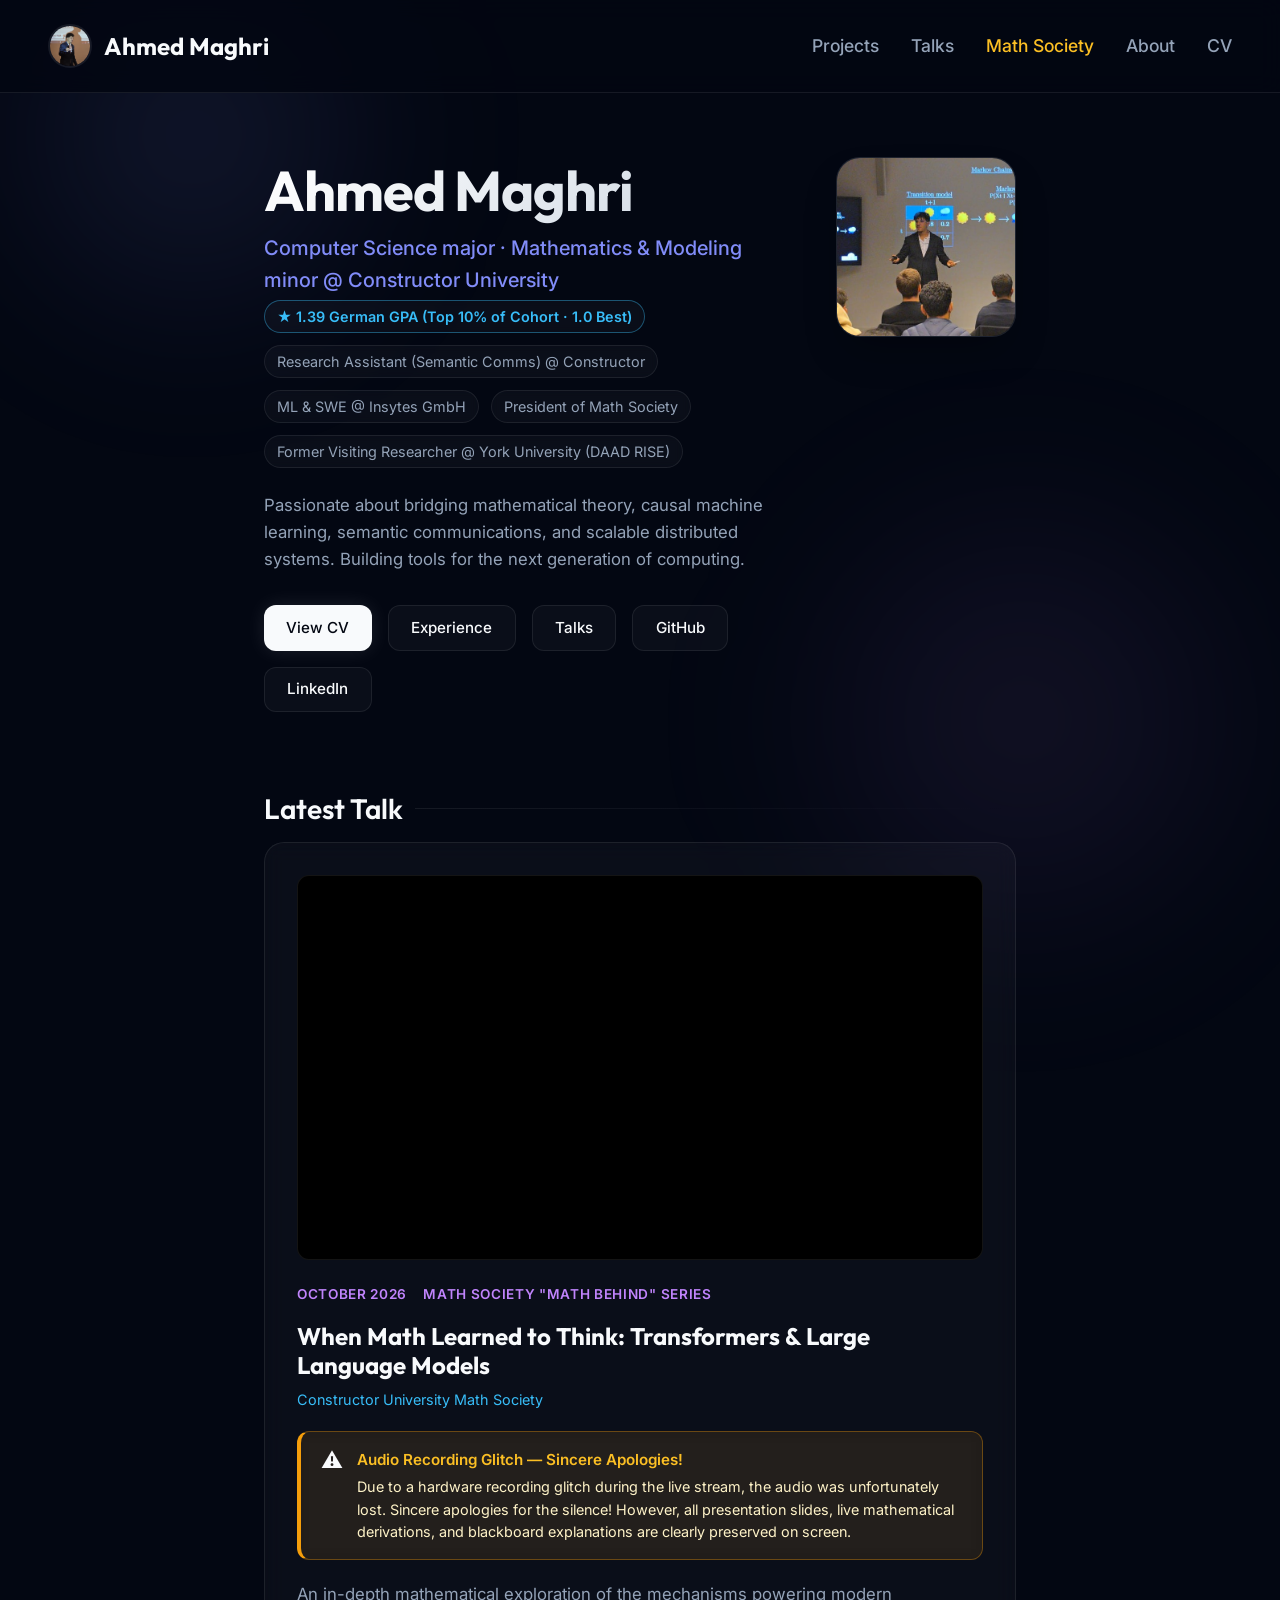
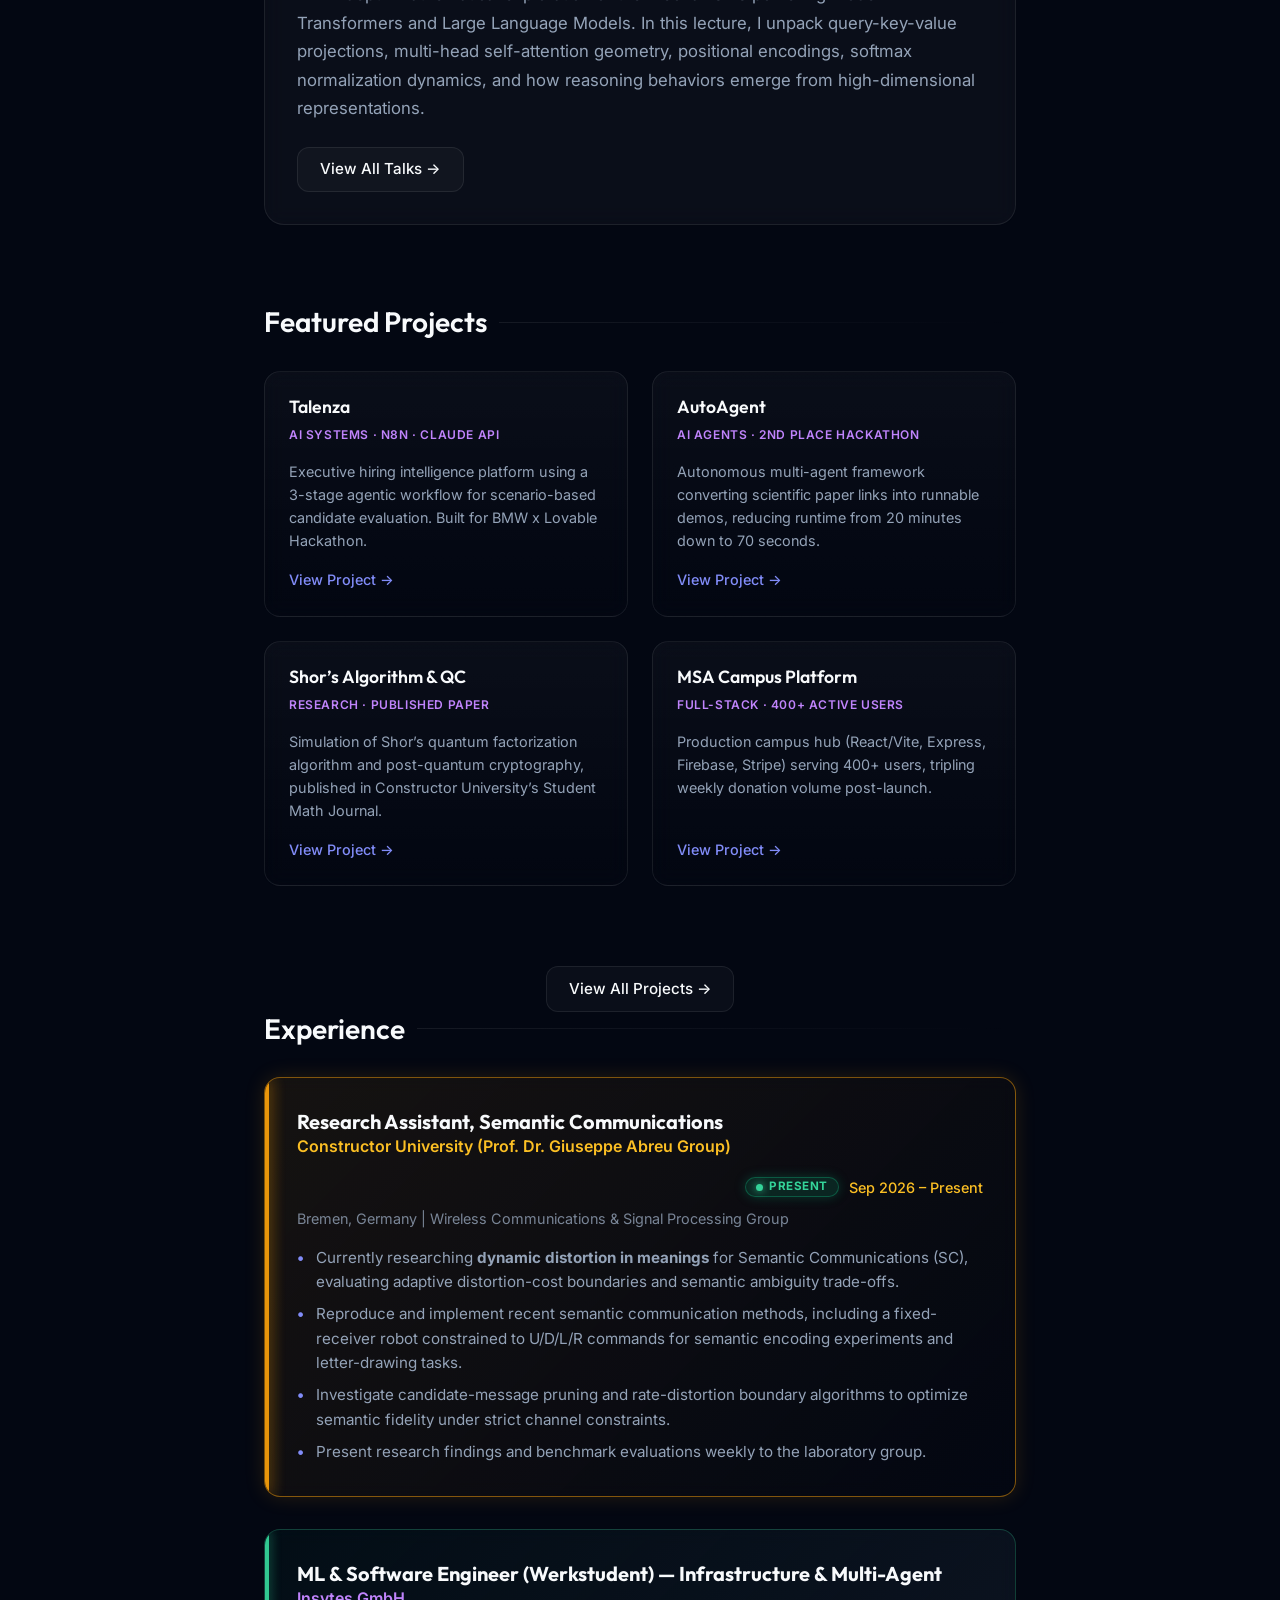
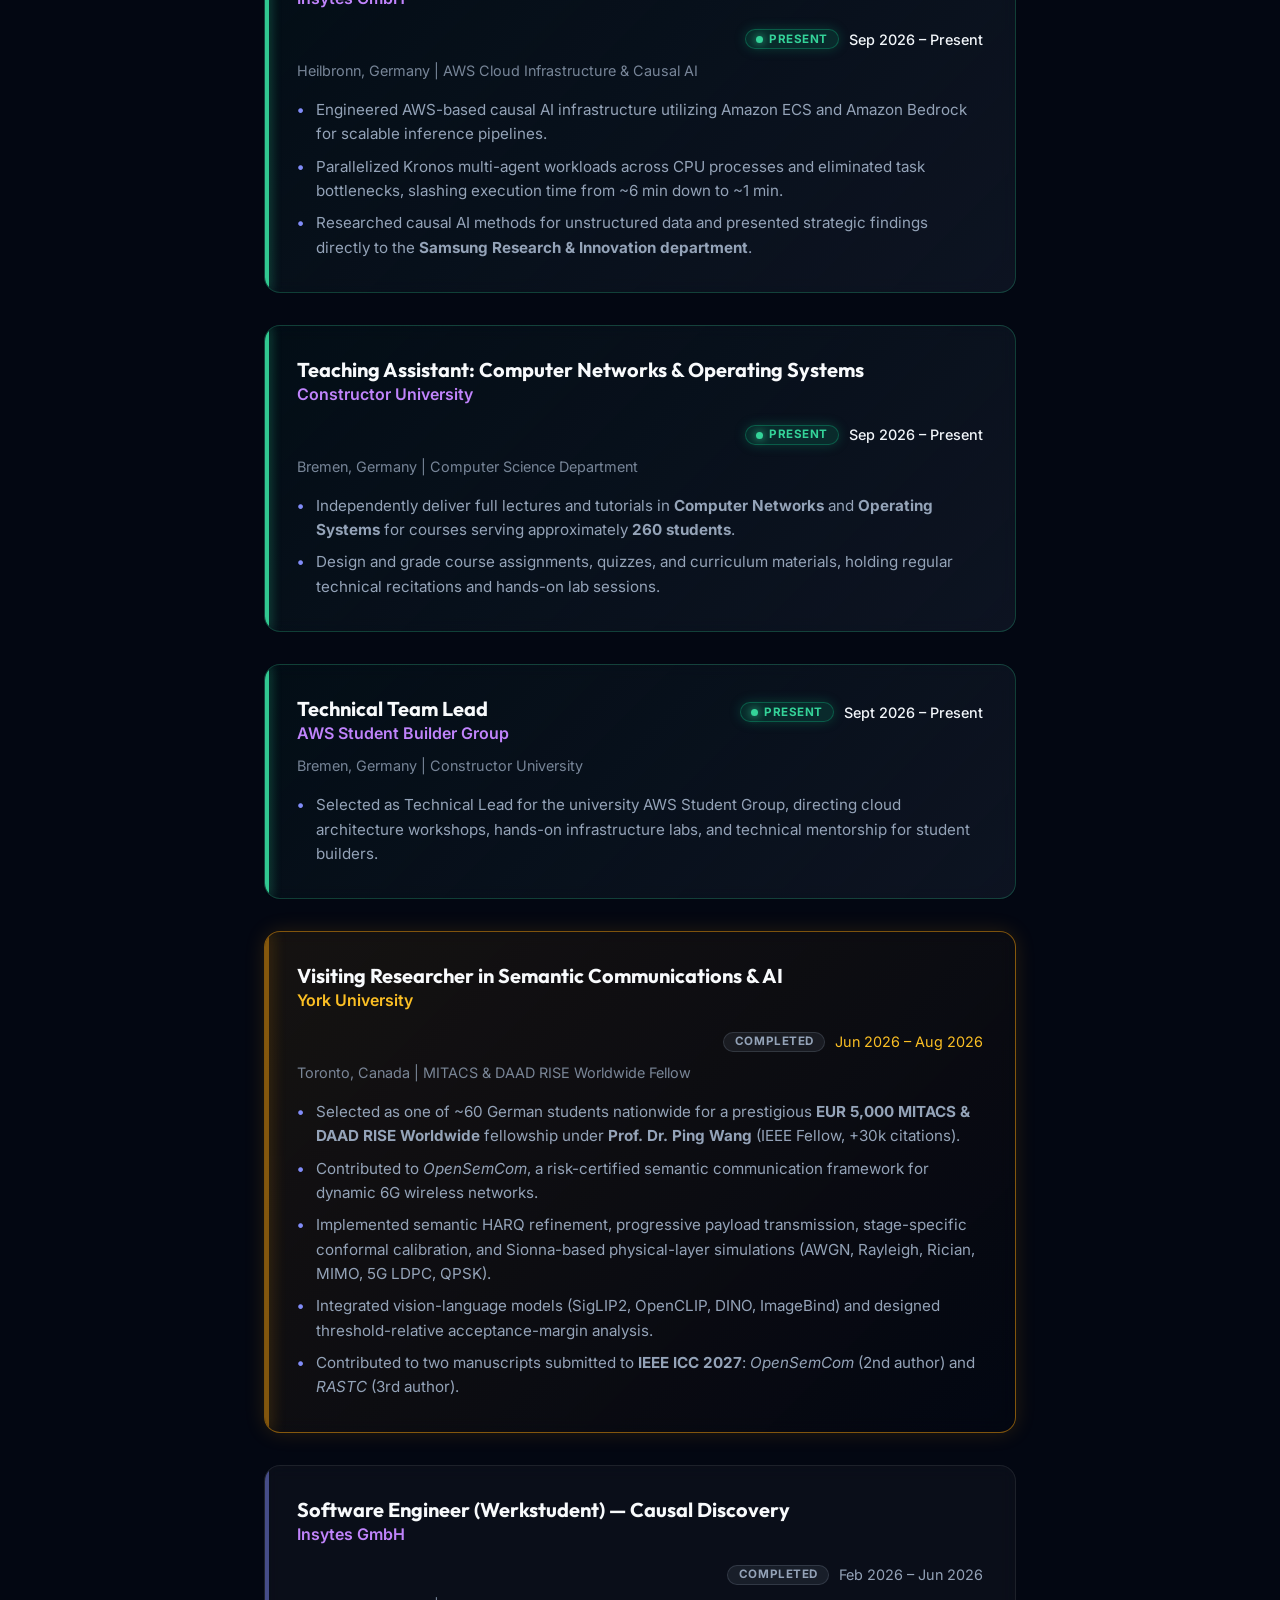
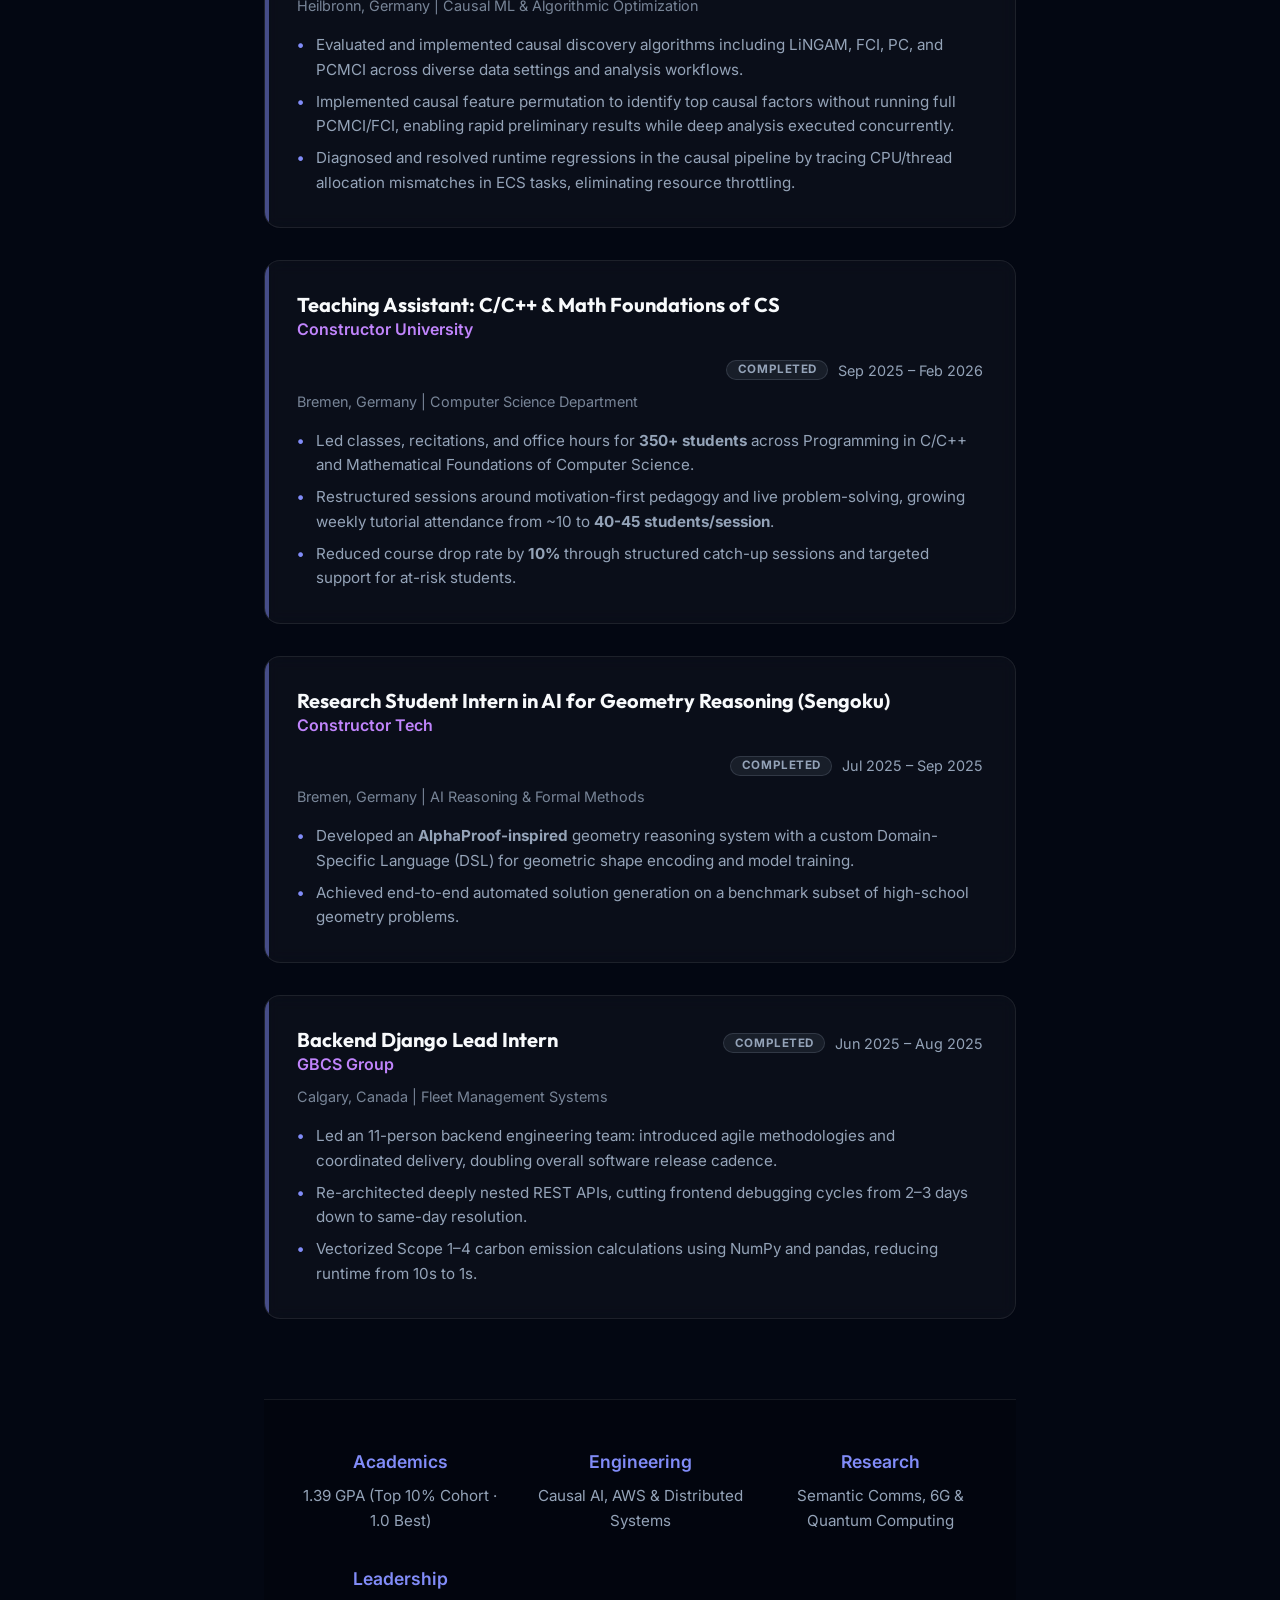
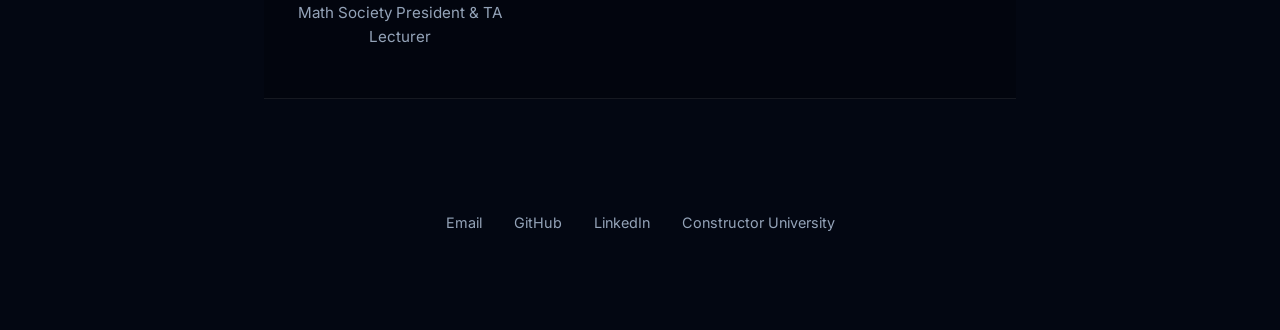
<file: index.html>
<!DOCTYPE html>
<html lang="en">

<head>
  <meta charset="UTF-8" />
  <meta name="viewport" content="width=device-width, initial-scale=1.0" />
  <title>Ahmed Maghri | CS & Mathematics</title>
  <link rel="icon" type="image/png" sizes="32x32" href="assets/favicon-32x32.png" />
  <link rel="icon" type="image/png" sizes="16x16" href="assets/favicon-16x16.png" />
  <link rel="apple-touch-icon" sizes="180x180" href="assets/apple-touch-icon.png" />
  <link rel="stylesheet" href="assets/style.css" />
  <meta name="description"
    content="Portfolio of Ahmed Maghri, Computer Science major & Math minor at Constructor University. Research in Semantic Communications, Causal ML, and Systems.">
</head>

<body>
  <nav class="glass-nav">
    <a href="index.html" class="nav-logo">
      <img src="assets/hero.jpg" alt="Ahmed Maghri" class="nav-logo-img">
      Ahmed Maghri
    </a>

    <!-- Hamburger Menu Button (Mobile Only) -->
    <button class="mobile-menu-toggle" aria-label="Toggle menu">
      <span></span>
      <span></span>
      <span></span>
    </button>

    <div class="nav-links">
      <a href="projects.html">Projects</a>
      <a href="talks.html">Talks</a>
      <a href="mathsoc.html" class="nav-link-gold">Math Society</a>
      <a href="about.html">About</a>
      <a href="cv.html">CV</a>
    </div>
  </nav>

  <script>
    // Mobile menu toggle
    document.querySelector('.mobile-menu-toggle').addEventListener('click', function () {
      this.classList.toggle('active');
      document.querySelector('.nav-links').classList.toggle('active');
    });
  </script>

  <main>
    <!-- 1. Hero Section -->
    <section class="hero">
      <div class="hero-content">
        <h1>Ahmed Maghri</h1>
        <p class="identity">Computer Science major · Mathematics & Modeling minor @ Constructor University</p>

        <div class="roles">
          <span class="role-tag" style="border-color: rgba(56, 189, 248, 0.4); color: var(--accent-tertiary); font-weight: 600;">★ 1.39 German GPA (Top 10% of Cohort · 1.0 Best)</span>
          <span class="role-tag">Research Assistant (Semantic Comms) @ Constructor</span>
          <span class="role-tag">ML & SWE @ Insytes GmbH</span>
          <span class="role-tag">President of Math Society</span>
          <span class="role-tag">Former Visiting Researcher @ York University (DAAD RISE)</span>
        </div>

        <p class="bio">
          Passionate about bridging mathematical theory, causal machine learning, semantic communications, and scalable distributed systems. Building tools for the next generation of computing.
        </p>

        <div class="cta-group">
          <a href="cv.html" class="btn btn-primary">View CV</a>
          <a href="#experience" class="btn btn-secondary">Experience</a>
          <a href="talks.html" class="btn btn-secondary">Talks</a>
          <a href="https://github.com/iramxx" target="_blank" class="btn btn-secondary">GitHub</a>
          <a href="https://www.linkedin.com/in/ahmed-maghri/" target="_blank" class="btn btn-secondary">LinkedIn</a>
        </div>
      </div>

      <div class="hero-photo">
        <img src="assets/profile.jpg" alt="Ahmed Profile Photo" id="profile-img">
      </div>
    </section>

    <!-- 2. Featured Talk -->
    <section id="featured-talk" style="margin-bottom: 5rem;">
      <h2 style="margin-bottom: 1rem;">Latest Talk</h2>
      <div
        style="background: var(--glass-bg); border: 1px solid var(--glass-border); border-radius: 20px; padding: 2rem; backdrop-filter: blur(10px);">

        <!-- Video Embed -->
        <div class="video-container" style="margin-bottom: 1.5rem;">
          <iframe width="560" height="315" src="https://www.youtube.com/embed/8wkuPAm0EFw"
            title="When Math Learned to Think: Transformers & LLMs"
            allow="accelerometer; autoplay; clipboard-write; encrypted-media; gyroscope; picture-in-picture; web-share"
            allowfullscreen></iframe>
        </div>

        <!-- Talk Info -->
        <div style="display: flex; gap: 1rem; margin-bottom: 1rem; flex-wrap: wrap;">
          <span
            style="font-size: 0.85rem; text-transform: uppercase; letter-spacing: 0.05em; color: var(--accent-secondary); font-weight: 600;">October
            2026</span>
          <span
            style="font-size: 0.85rem; text-transform: uppercase; letter-spacing: 0.05em; color: var(--accent-secondary); font-weight: 600;">Math
            Society "Math Behind" Series</span>
        </div>

        <h3 style="font-size: 1.5rem; margin-bottom: 0.5rem;">When Math Learned to Think: Transformers & Large Language Models</h3>
        <p style="font-size: 0.9rem; color: var(--accent-tertiary); margin-bottom: 1rem;">Constructor University Math
          Society</p>

        <!-- Audio Notice Callout -->
        <div class="audio-notice">
          <div class="audio-notice-icon">⚠️</div>
          <div class="audio-notice-content">
            <div class="audio-notice-title">Audio Recording Glitch — Sincere Apologies!</div>
            <p class="audio-notice-text">
              Due to a hardware recording glitch during the live stream, the audio was unfortunately lost. Sincere apologies for the silence! However, all presentation slides, live mathematical derivations, and blackboard explanations are clearly preserved on screen.
            </p>
          </div>
        </div>

        <p style="color: var(--text-secondary); line-height: 1.7; margin-bottom: 1.5rem;">
          An in-depth mathematical exploration of the mechanisms powering modern Transformers and Large Language Models. In this lecture, I unpack query-key-value projections, multi-head self-attention geometry, positional encodings, softmax normalization dynamics, and how reasoning behaviors emerge from high-dimensional representations.
        </p>

        <a href="talks.html" class="btn btn-secondary">View All Talks →</a>
      </div>
    </section>

    <!-- 3. Featured Projects -->
    <section id="projects">
      <h2>Featured Projects</h2>
      <div class="projects-grid" style="grid-template-columns: repeat(2, 1fr);">
        <!-- Card 1: Talenza -->
        <article class="project-card">
          <h3 class="project-title">Talenza</h3>
          <div class="project-meta">AI Systems · n8n · Claude API</div>
          <p class="project-desc">
            Executive hiring intelligence platform using a 3-stage agentic workflow for scenario-based candidate evaluation. Built for BMW x Lovable Hackathon.
          </p>
          <a href="projects/talenza.html" class="card-link">View Project →</a>
        </article>

        <!-- Card 2: AutoAgent -->
        <article class="project-card">
          <h3 class="project-title">AutoAgent</h3>
          <div class="project-meta">AI Agents · 2nd Place Hackathon</div>
          <p class="project-desc">
            Autonomous multi-agent framework converting scientific paper links into runnable demos, reducing runtime from 20 minutes down to 70 seconds.
          </p>
          <a href="projects/auto-agent.html" class="card-link">View Project →</a>
        </article>

        <!-- Card 3: Shor's Algo -->
        <article class="project-card">
          <h3 class="project-title">Shor’s Algorithm & QC</h3>
          <div class="project-meta">Research · Published Paper</div>
          <p class="project-desc">
            Simulation of Shor’s quantum factorization algorithm and post-quantum cryptography, published in Constructor University’s Student Math Journal.
          </p>
          <a href="projects/shors-algo.html" class="card-link">View Project →</a>
        </article>

        <!-- Card 4: MSA Platform -->
        <article class="project-card">
          <h3 class="project-title">MSA Campus Platform</h3>
          <div class="project-meta">Full-stack · 400+ Active Users</div>
          <p class="project-desc">
            Production campus hub (React/Vite, Express, Firebase, Stripe) serving 400+ users, tripling weekly donation volume post-launch.
          </p>
          <a href="projects/msa-platform.html" class="card-link">View Project →</a>
        </article>
      </div>
      <div style="text-align: center; margin-top: 2rem;">
        <a href="projects.html" class="btn btn-secondary">View All Projects →</a>
      </div>
    </section>

    <!-- 4. Experience -->
    <section id="experience">
      <h2>Experience</h2>
      <div class="experience-list">

        <!-- 1. Research Assistant - Abreu Group (Sep 2026 – Present) -->
        <article class="experience-card experience-card-gold is-present">
          <div class="exp-header">
            <div>
              <h3>Research Assistant, Semantic Communications</h3>
              <span class="exp-company">Constructor University (Prof. Dr. Giuseppe Abreu Group)</span>
            </div>
            <div class="exp-badge-group">
              <span class="status-badge status-badge-present"><span class="pulse-dot"></span> Present</span>
              <span class="exp-date exp-date-present">Sep 2026 – Present</span>
            </div>
          </div>
          <div class="exp-meta">Bremen, Germany | Wireless Communications & Signal Processing Group</div>
          <ul class="exp-details">
            <li>Currently researching <strong>dynamic distortion in meanings</strong> for Semantic Communications (SC), evaluating adaptive distortion-cost boundaries and semantic ambiguity trade-offs.</li>
            <li>Reproduce and implement recent semantic communication methods, including a fixed-receiver robot constrained to U/D/L/R commands for semantic encoding experiments and letter-drawing tasks.</li>
            <li>Investigate candidate-message pruning and rate-distortion boundary algorithms to optimize semantic fidelity under strict channel constraints.</li>
            <li>Present research findings and benchmark evaluations weekly to the laboratory group.</li>
          </ul>
        </article>

        <!-- 2. Insytes GmbH - Stint 2 (Sep 2026 – Present) -->
        <article class="experience-card is-present">
          <div class="exp-header">
            <div>
              <h3>ML & Software Engineer (Werkstudent) — Infrastructure & Multi-Agent</h3>
              <span class="exp-company">Insytes GmbH</span>
            </div>
            <div class="exp-badge-group">
              <span class="status-badge status-badge-present"><span class="pulse-dot"></span> Present</span>
              <span class="exp-date exp-date-present">Sep 2026 – Present</span>
            </div>
          </div>
          <div class="exp-meta">Heilbronn, Germany | AWS Cloud Infrastructure & Causal AI</div>
          <ul class="exp-details">
            <li>Engineered AWS-based causal AI infrastructure utilizing Amazon ECS and Amazon Bedrock for scalable inference pipelines.</li>
            <li>Parallelized Kronos multi-agent workloads across CPU processes and eliminated task bottlenecks, slashing execution time from ~6 min down to ~1 min.</li>
            <li>Researched causal AI methods for unstructured data and presented strategic findings directly to the <strong>Samsung Research & Innovation department</strong>.</li>
          </ul>
        </article>

        <!-- 3. Teaching Assistant: Networks & OS (Sep 2026 – Present) -->
        <article class="experience-card is-present">
          <div class="exp-header">
            <div>
              <h3>Teaching Assistant: Computer Networks & Operating Systems</h3>
              <span class="exp-company">Constructor University</span>
            </div>
            <div class="exp-badge-group">
              <span class="status-badge status-badge-present"><span class="pulse-dot"></span> Present</span>
              <span class="exp-date exp-date-present">Sep 2026 – Present</span>
            </div>
          </div>
          <div class="exp-meta">Bremen, Germany | Computer Science Department</div>
          <ul class="exp-details">
            <li>Independently deliver full lectures and tutorials in <strong>Computer Networks</strong> and <strong>Operating Systems</strong> for courses serving approximately <strong>260 students</strong>.</li>
            <li>Design and grade course assignments, quizzes, and curriculum materials, holding regular technical recitations and hands-on lab sessions.</li>
          </ul>
        </article>

        <!-- 4. AWS Student Builder Group (Sept 2026 – Present) -->
        <article class="experience-card is-present">
          <div class="exp-header">
            <div>
              <h3>Technical Team Lead</h3>
              <span class="exp-company">AWS Student Builder Group</span>
            </div>
            <div class="exp-badge-group">
              <span class="status-badge status-badge-present"><span class="pulse-dot"></span> Present</span>
              <span class="exp-date exp-date-present">Sept 2026 – Present</span>
            </div>
          </div>
          <div class="exp-meta">Bremen, Germany | Constructor University</div>
          <ul class="exp-details">
            <li>Selected as Technical Lead for the university AWS Student Group, directing cloud architecture workshops, hands-on infrastructure labs, and technical mentorship for student builders.</li>
          </ul>
        </article>

        <!-- 5. York University (Jun 2026 – Aug 2026) -->
        <article class="experience-card experience-card-gold">
          <div class="exp-header">
            <div>
              <h3>Visiting Researcher in Semantic Communications & AI</h3>
              <span class="exp-company">York University</span>
            </div>
            <div class="exp-badge-group">
              <span class="status-badge status-badge-completed">Completed</span>
              <span class="exp-date">Jun 2026 – Aug 2026</span>
            </div>
          </div>
          <div class="exp-meta">Toronto, Canada | MITACS & DAAD RISE Worldwide Fellow</div>
          <ul class="exp-details">
            <li>Selected as one of ~60 German students nationwide for a prestigious <strong>EUR 5,000 MITACS & DAAD RISE Worldwide</strong> fellowship under <strong>Prof. Dr. Ping Wang</strong> (IEEE Fellow, +30k citations).</li>
            <li>Contributed to <em>OpenSemCom</em>, a risk-certified semantic communication framework for dynamic 6G wireless networks.</li>
            <li>Implemented semantic HARQ refinement, progressive payload transmission, stage-specific conformal calibration, and Sionna-based physical-layer simulations (AWGN, Rayleigh, Rician, MIMO, 5G LDPC, QPSK).</li>
            <li>Integrated vision-language models (SigLIP2, OpenCLIP, DINO, ImageBind) and designed threshold-relative acceptance-margin analysis.</li>
            <li>Contributed to two manuscripts submitted to <strong>IEEE ICC 2027</strong>: <em>OpenSemCom</em> (2nd author) and <em>RASTC</em> (3rd author).</li>
          </ul>
        </article>

        <!-- 6. Insytes GmbH - Stint 1 (Feb 2026 – Jun 2026) -->
        <article class="experience-card">
          <div class="exp-header">
            <div>
              <h3>Software Engineer (Werkstudent) — Causal Discovery</h3>
              <span class="exp-company">Insytes GmbH</span>
            </div>
            <div class="exp-badge-group">
              <span class="status-badge status-badge-completed">Completed</span>
              <span class="exp-date">Feb 2026 – Jun 2026</span>
            </div>
          </div>
          <div class="exp-meta">Heilbronn, Germany | Causal ML & Algorithmic Optimization</div>
          <ul class="exp-details">
            <li>Evaluated and implemented causal discovery algorithms including LiNGAM, FCI, PC, and PCMCI across diverse data settings and analysis workflows.</li>
            <li>Implemented causal feature permutation to identify top causal factors without running full PCMCI/FCI, enabling rapid preliminary results while deep analysis executed concurrently.</li>
            <li>Diagnosed and resolved runtime regressions in the causal pipeline by tracing CPU/thread allocation mismatches in ECS tasks, eliminating resource throttling.</li>
          </ul>
        </article>

        <!-- 7. Teaching Assistant: C/C++ & Math (Sep 2025 – Feb 2026) -->
        <article class="experience-card">
          <div class="exp-header">
            <div>
              <h3>Teaching Assistant: C/C++ & Math Foundations of CS</h3>
              <span class="exp-company">Constructor University</span>
            </div>
            <div class="exp-badge-group">
              <span class="status-badge status-badge-completed">Completed</span>
              <span class="exp-date">Sep 2025 – Feb 2026</span>
            </div>
          </div>
          <div class="exp-meta">Bremen, Germany | Computer Science Department</div>
          <ul class="exp-details">
            <li>Led classes, recitations, and office hours for <strong>350+ students</strong> across Programming in C/C++ and Mathematical Foundations of Computer Science.</li>
            <li>Restructured sessions around motivation-first pedagogy and live problem-solving, growing weekly tutorial attendance from ~10 to <strong>40-45 students/session</strong>.</li>
            <li>Reduced course drop rate by <strong>10%</strong> through structured catch-up sessions and targeted support for at-risk students.</li>
          </ul>
        </article>

        <!-- 8. Constructor Tech (Jul 2025 – Sep 2025) -->
        <article class="experience-card">
          <div class="exp-header">
            <div>
              <h3>Research Student Intern in AI for Geometry Reasoning (Sengoku)</h3>
              <span class="exp-company">Constructor Tech</span>
            </div>
            <div class="exp-badge-group">
              <span class="status-badge status-badge-completed">Completed</span>
              <span class="exp-date">Jul 2025 – Sep 2025</span>
            </div>
          </div>
          <div class="exp-meta">Bremen, Germany | AI Reasoning & Formal Methods</div>
          <ul class="exp-details">
            <li>Developed an <strong>AlphaProof-inspired</strong> geometry reasoning system with a custom Domain-Specific Language (DSL) for geometric shape encoding and model training.</li>
            <li>Achieved end-to-end automated solution generation on a benchmark subset of high-school geometry problems.</li>
          </ul>
        </article>

        <!-- 9. GBCS Group (Jun 2025 – Aug 2025) -->
        <article class="experience-card">
          <div class="exp-header">
            <div>
              <h3>Backend Django Lead Intern</h3>
              <span class="exp-company">GBCS Group</span>
            </div>
            <div class="exp-badge-group">
              <span class="status-badge status-badge-completed">Completed</span>
              <span class="exp-date">Jun 2025 – Aug 2025</span>
            </div>
          </div>
          <div class="exp-meta">Calgary, Canada | Fleet Management Systems</div>
          <ul class="exp-details">
            <li>Led an 11-person backend engineering team: introduced agile methodologies and coordinated delivery, doubling overall software release cadence.</li>
            <li>Re-architected deeply nested REST APIs, cutting frontend debugging cycles from 2–3 days down to same-day resolution.</li>
            <li>Vectorized Scope 1–4 carbon emission calculations using NumPy and pandas, reducing runtime from 10s to 1s.</li>
          </ul>
        </article>

      </div>
    </section>

    <!-- 5. Quick Credibility -->
    <section class="credibility">
      <div class="cred-item">
        <strong>Academics</strong> 1.39 GPA (Top 10% Cohort · 1.0 Best)
      </div>
      <div class="cred-item">
        <strong>Engineering</strong> Causal AI, AWS & Distributed Systems
      </div>
      <div class="cred-item">
        <strong>Research</strong> Semantic Comms, 6G & Quantum Computing
      </div>
      <div class="cred-item">
        <strong>Leadership</strong> Math Society President & TA Lecturer
      </div>
    </section>

    <!-- 6. Footer -->
    <footer>
      <a href="mailto:amaghri@constructor.university">Email</a>
      <a href="https://github.com/iramxx" target="_blank">GitHub</a>
      <a href="https://www.linkedin.com/in/ahmed-maghri/" target="_blank">LinkedIn</a>
      <span>Constructor University</span>
    </footer>
  </main>
</body>

</html>
</file>
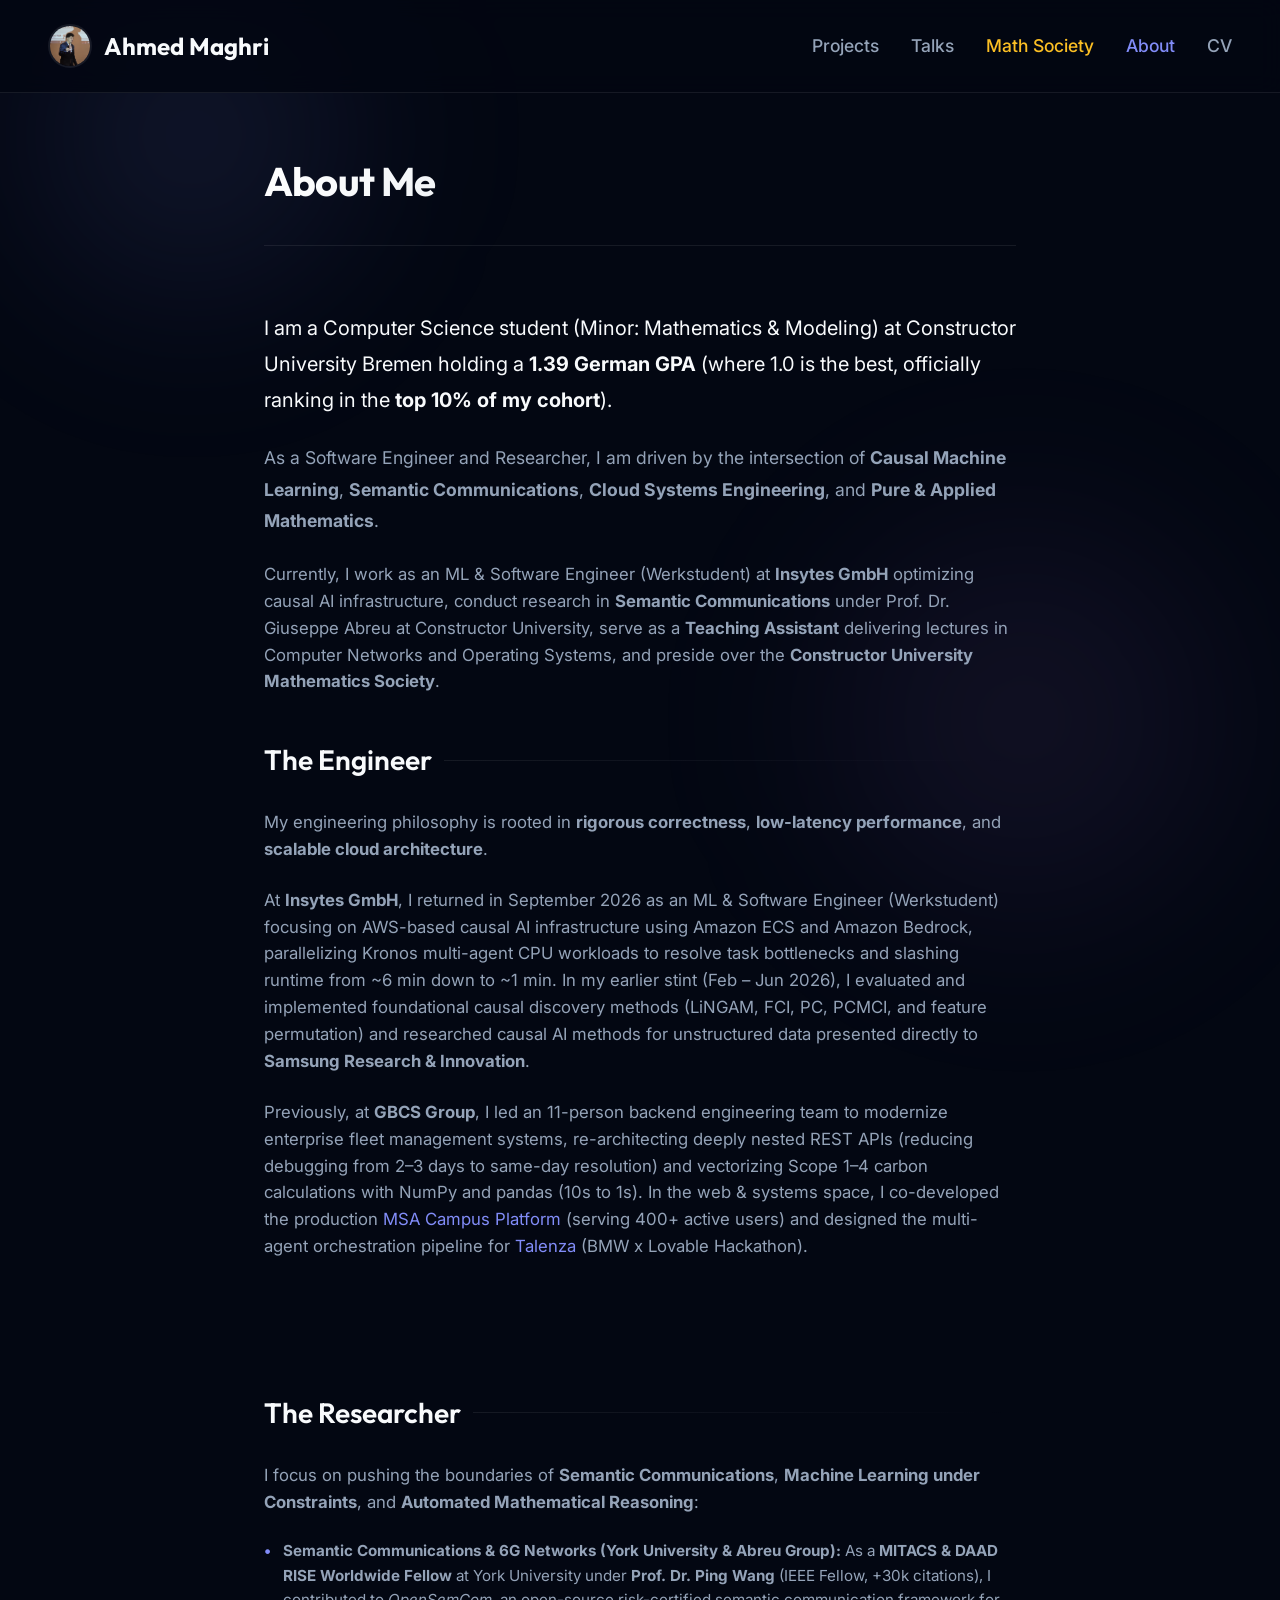
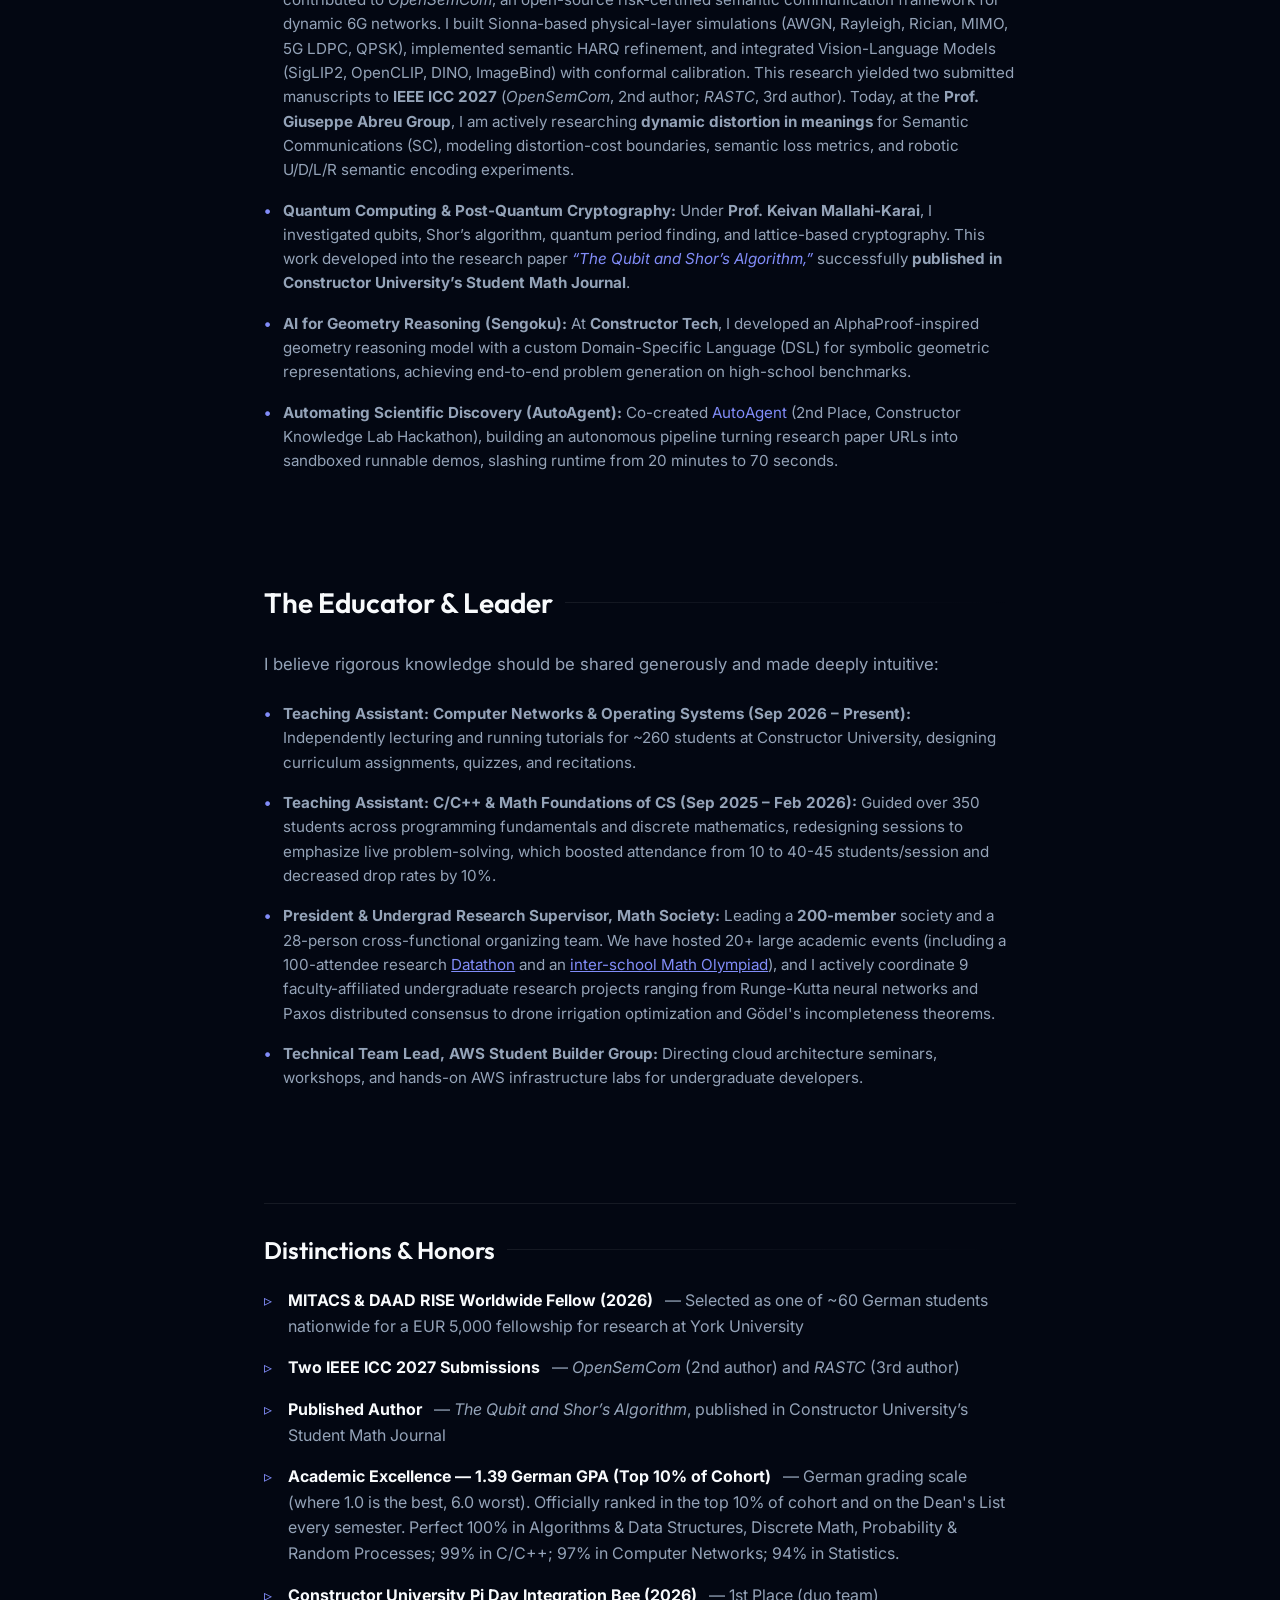
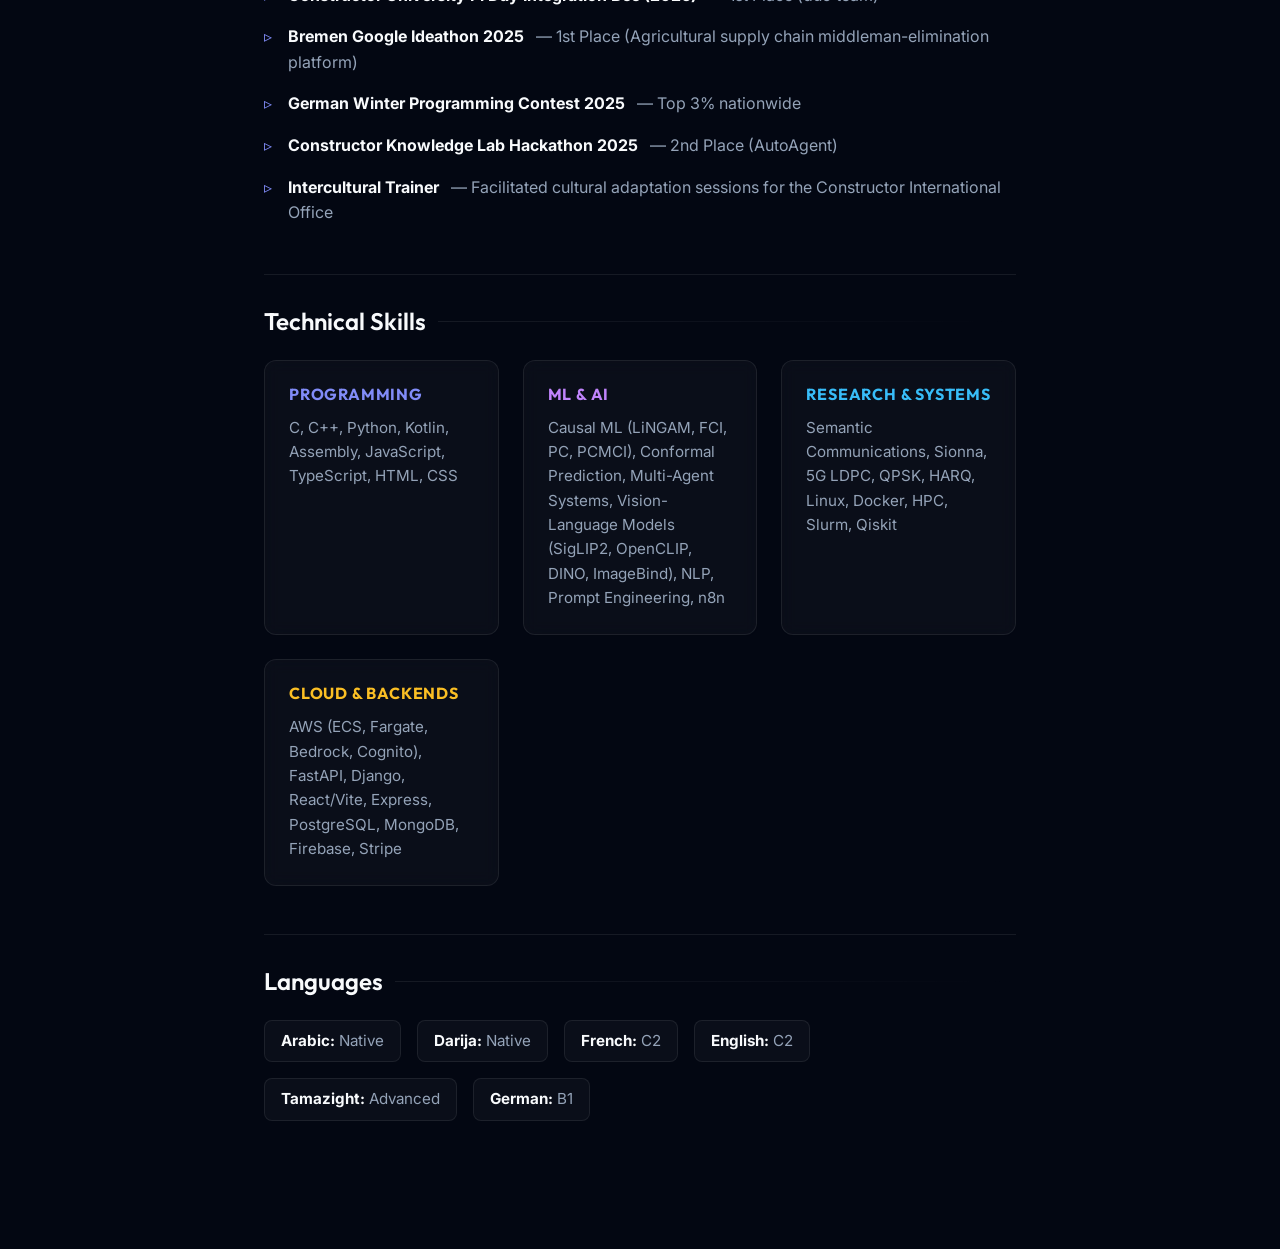
<file: about.html>
<!DOCTYPE html>
<html lang="en">

<head>
    <meta charset="UTF-8" />
    <meta name="viewport" content="width=device-width, initial-scale=1.0" />
    <title>About | Ahmed Maghri</title>
    <link rel="icon" type="image/png" sizes="32x32" href="assets/favicon-32x32.png" />
    <link rel="icon" type="image/png" sizes="16x16" href="assets/favicon-16x16.png" />
    <link rel="apple-touch-icon" sizes="180x180" href="assets/apple-touch-icon.png" />
    <link rel="stylesheet" href="assets/style.css" />
</head>

<body>
    <nav class="glass-nav">
        <a href="index.html" class="nav-logo">
            <img src="assets/hero.jpg" alt="Ahmed Maghri" class="nav-logo-img">
            Ahmed Maghri
        </a>

        <button class="mobile-menu-toggle" aria-label="Toggle menu">
            <span></span>
            <span></span>
            <span></span>
        </button>

        <div class="nav-links">
            <a href="projects.html">Projects</a>
            <a href="talks.html">Talks</a>
            <a href="mathsoc.html" class="nav-link-gold">Math Society</a>
            <a href="about.html" class="active">About</a>
            <a href="cv.html">CV</a>
        </div>
    </nav>

    <script>
        document.querySelector('.mobile-menu-toggle').addEventListener('click', function () {
            this.classList.toggle('active');
            document.querySelector('.nav-links').classList.toggle('active');
        });
    </script>

    <main>
        <header class="page-header">
            <h1>About Me</h1>
        </header>

        <div class="about-content">

            <section class="hero-text-section" style="margin-bottom: 3rem;">
                <p style="font-size: 1.25rem; color: var(--text-primary); margin-bottom: 1.5rem; line-height: 1.8;">
                    I am a Computer Science student (Minor: Mathematics & Modeling) at Constructor University Bremen holding a <strong>1.39 German GPA</strong> (where 1.0 is the best, officially ranking in the <strong>top 10% of my cohort</strong>).
                </p>
                <p style="font-size: 1.1rem; color: var(--text-secondary); margin-bottom: 1.5rem; line-height: 1.8;">
                    As a Software Engineer and Researcher, I am driven by the intersection of
                    <strong>Causal Machine Learning</strong>, <strong>Semantic Communications</strong>,
                    <strong>Cloud Systems Engineering</strong>, and <strong>Pure & Applied Mathematics</strong>.
                </p>
                <p>
                    Currently, I work as an ML & Software Engineer (Werkstudent) at <strong>Insytes GmbH</strong> optimizing causal AI infrastructure, conduct research in <strong>Semantic Communications</strong> under Prof. Dr. Giuseppe Abreu at Constructor University, serve as a <strong>Teaching Assistant</strong> delivering lectures in Computer Networks and Operating Systems, and preside over the <strong>Constructor University Mathematics Society</strong>.
                </p>
            </section>

            <div style="display: grid; grid-template-columns: 1fr; gap: 4rem;">

                <section>
                    <h2>The Engineer</h2>
                    <p>
                        My engineering philosophy is rooted in <strong>rigorous correctness</strong>,
                        <strong>low-latency performance</strong>, and <strong>scalable cloud architecture</strong>.
                    </p>
                    <p style="margin-top: 1rem;">
                        At <strong>Insytes GmbH</strong>, I returned in September 2026 as an ML & Software Engineer (Werkstudent) focusing on AWS-based causal AI infrastructure using Amazon ECS and Amazon Bedrock, parallelizing Kronos multi-agent CPU workloads to resolve task bottlenecks and slashing runtime from ~6 min down to ~1 min. In my earlier stint (Feb – Jun 2026), I evaluated and implemented foundational causal discovery methods (LiNGAM, FCI, PC, PCMCI, and feature permutation) and researched causal AI methods for unstructured data presented directly to <strong>Samsung Research & Innovation</strong>.
                    </p>
                    <p style="margin-top: 1rem;">
                        Previously, at <strong>GBCS Group</strong>, I led an 11-person backend engineering team to modernize enterprise fleet management systems, re-architecting deeply nested REST APIs (reducing debugging from 2–3 days to same-day resolution) and vectorizing Scope 1–4 carbon calculations with NumPy and pandas (10s to 1s). In the web & systems space, I co-developed the production
                        <a href="projects/msa-platform.html" style="color: var(--accent-primary);">MSA Campus Platform</a>
                        (serving 400+ active users) and designed the multi-agent orchestration pipeline for
                        <a href="projects/talenza.html" style="color: var(--accent-primary);">Talenza</a> (BMW x Lovable Hackathon).
                    </p>
                </section>

                <section>
                    <h2>The Researcher</h2>
                    <p>
                        I focus on pushing the boundaries of <strong>Semantic Communications</strong>, <strong>Machine Learning under Constraints</strong>, and <strong>Automated Mathematical Reasoning</strong>:
                    </p>
                    <ul class="exp-details" style="display: flex; flex-direction: column; gap: 1rem; margin-top: 1rem;">
                        <li>
                            <strong>Semantic Communications & 6G Networks (York University & Abreu Group):</strong> As a <strong>MITACS & DAAD RISE Worldwide Fellow</strong> at York University under <strong>Prof. Dr. Ping Wang</strong> (IEEE Fellow, +30k citations), I contributed to <em>OpenSemCom</em>, an open-source risk-certified semantic communication framework for dynamic 6G networks. I built Sionna-based physical-layer simulations (AWGN, Rayleigh, Rician, MIMO, 5G LDPC, QPSK), implemented semantic HARQ refinement, and integrated Vision-Language Models (SigLIP2, OpenCLIP, DINO, ImageBind) with conformal calibration. This research yielded two submitted manuscripts to <strong>IEEE ICC 2027</strong> (<em>OpenSemCom</em>, 2nd author; <em>RASTC</em>, 3rd author). Today, at the <strong>Prof. Giuseppe Abreu Group</strong>, I am actively researching <strong>dynamic distortion in meanings</strong> for Semantic Communications (SC), modeling distortion-cost boundaries, semantic loss metrics, and robotic U/D/L/R semantic encoding experiments.
                        </li>
                        <li>
                            <strong>Quantum Computing & Post-Quantum Cryptography:</strong> Under <strong>Prof. Keivan Mallahi-Karai</strong>, I investigated qubits, Shor’s algorithm, quantum period finding, and lattice-based cryptography. This work developed into the research paper <a href="projects/shors-algo.html" style="color: var(--accent-primary);"><em>“The Qubit and Shor’s Algorithm,”</em></a> successfully <strong>published in Constructor University’s Student Math Journal</strong>.
                        </li>
                        <li>
                            <strong>AI for Geometry Reasoning (Sengoku):</strong> At <strong>Constructor Tech</strong>, I developed an AlphaProof-inspired geometry reasoning model with a custom Domain-Specific Language (DSL) for symbolic geometric representations, achieving end-to-end problem generation on high-school benchmarks.
                        </li>
                        <li>
                            <strong>Automating Scientific Discovery (AutoAgent):</strong> Co-created <a href="projects/auto-agent.html" style="color: var(--accent-primary);">AutoAgent</a> (2nd Place, Constructor Knowledge Lab Hackathon), building an autonomous pipeline turning research paper URLs into sandboxed runnable demos, slashing runtime from 20 minutes to 70 seconds.
                        </li>
                    </ul>
                </section>

                <section>
                    <h2>The Educator & Leader</h2>
                    <p>
                        I believe rigorous knowledge should be shared generously and made deeply intuitive:
                    </p>
                    <ul class="exp-details" style="display: flex; flex-direction: column; gap: 1rem; margin-top: 1rem;">
                        <li>
                            <strong>Teaching Assistant: Computer Networks & Operating Systems (Sep 2026 – Present):</strong> Independently lecturing and running tutorials for ~260 students at Constructor University, designing curriculum assignments, quizzes, and recitations.
                        </li>
                        <li>
                            <strong>Teaching Assistant: C/C++ & Math Foundations of CS (Sep 2025 – Feb 2026):</strong> Guided over 350 students across programming fundamentals and discrete mathematics, redesigning sessions to emphasize live problem-solving, which boosted attendance from 10 to 40-45 students/session and decreased drop rates by 10%.
                        </li>
                        <li>
                            <strong>President & Undergrad Research Supervisor, Math Society:</strong> Leading a <strong>200-member</strong> society and a 28-person cross-functional organizing team. We have hosted 20+ large academic events (including a 100-attendee research <a href="https://constructor-math.github.io/Home%20Page/landing.html" target="_blank" style="color: var(--accent-primary); text-decoration: underline;">Datathon</a> and an <a href="https://constructor-math.github.io/Home%20Page/landing.html" target="_blank" style="color: var(--accent-primary); text-decoration: underline;">inter-school Math Olympiad</a>), and I actively coordinate 9 faculty-affiliated undergraduate research projects ranging from Runge-Kutta neural networks and Paxos distributed consensus to drone irrigation optimization and Gödel's incompleteness theorems.
                        </li>
                        <li>
                            <strong>Technical Team Lead, AWS Student Builder Group:</strong> Directing cloud architecture seminars, workshops, and hands-on AWS infrastructure labs for undergraduate developers.
                        </li>
                    </ul>
                </section>

            </div>

            <!-- Distinctions & Impact -->
            <section style="margin-top: 4rem; padding-top: 2rem; border-top: 1px solid var(--glass-border);">
                <h2 style="font-size: 1.5rem; margin-bottom: 1.5rem;">Distinctions & Honors</h2>
                <ul class="honors-list">
                    <li><strong>MITACS & DAAD RISE Worldwide Fellow (2026)</strong> — Selected as one of ~60 German students nationwide for a EUR 5,000 fellowship for research at York University</li>
                    <li><strong>Two IEEE ICC 2027 Submissions</strong> — <em>OpenSemCom</em> (2nd author) and <em>RASTC</em> (3rd author)</li>
                    <li><strong>Published Author</strong> — <em>The Qubit and Shor’s Algorithm</em>, published in Constructor University’s Student Math Journal</li>
                    <li><strong>Academic Excellence — 1.39 German GPA (Top 10% of Cohort)</strong> — German grading scale (where 1.0 is the best, 6.0 worst). Officially ranked in the top 10% of cohort and on the Dean's List every semester. Perfect 100% in Algorithms & Data Structures, Discrete Math, Probability & Random Processes; 99% in C/C++; 97% in Computer Networks; 94% in Statistics.</li>
                    <li><strong>Constructor University Pi Day Integration Bee (2026)</strong> — 1st Place (duo team)</li>
                    <li><strong>Bremen Google Ideathon 2025</strong> — 1st Place (Agricultural supply chain middleman-elimination platform)</li>
                    <li><strong>German Winter Programming Contest 2025</strong> — Top 3% nationwide</li>
                    <li><strong>Constructor Knowledge Lab Hackathon 2025</strong> — 2nd Place (AutoAgent)</li>
                    <li><strong>Intercultural Trainer</strong> — Facilitated cultural adaptation sessions for the Constructor International Office</li>
                </ul>
            </section>

            <!-- Technical Skills -->
            <section style="margin-top: 3rem; padding-top: 2rem; border-top: 1px solid var(--glass-border);">
                <h2 style="font-size: 1.5rem; margin-bottom: 1.5rem;">Technical Skills</h2>
                <div class="skills-grid" style="display: grid; grid-template-columns: repeat(auto-fit, minmax(220px, 1fr)); gap: 1.5rem;">
                    <div style="background: var(--glass-bg); border: 1px solid var(--glass-border); padding: 1.5rem; border-radius: 12px; backdrop-filter: blur(8px);">
                        <h3 style="font-size: 1rem; color: var(--accent-primary); margin-bottom: 0.75rem; text-transform: uppercase; letter-spacing: 0.05em;">Programming</h3>
                        <p style="font-size: 0.95rem; color: var(--text-secondary); margin: 0; line-height: 1.6;">C, C++, Python, Kotlin, Assembly, JavaScript, TypeScript, HTML, CSS</p>
                    </div>
                    <div style="background: var(--glass-bg); border: 1px solid var(--glass-border); padding: 1.5rem; border-radius: 12px; backdrop-filter: blur(8px);">
                        <h3 style="font-size: 1rem; color: var(--accent-secondary); margin-bottom: 0.75rem; text-transform: uppercase; letter-spacing: 0.05em;">ML & AI</h3>
                        <p style="font-size: 0.95rem; color: var(--text-secondary); margin: 0; line-height: 1.6;">Causal ML (LiNGAM, FCI, PC, PCMCI), Conformal Prediction, Multi-Agent Systems, Vision-Language Models (SigLIP2, OpenCLIP, DINO, ImageBind), NLP, Prompt Engineering, n8n</p>
                    </div>
                    <div style="background: var(--glass-bg); border: 1px solid var(--glass-border); padding: 1.5rem; border-radius: 12px; backdrop-filter: blur(8px);">
                        <h3 style="font-size: 1rem; color: var(--accent-tertiary); margin-bottom: 0.75rem; text-transform: uppercase; letter-spacing: 0.05em;">Research & Systems</h3>
                        <p style="font-size: 0.95rem; color: var(--text-secondary); margin: 0; line-height: 1.6;">Semantic Communications, Sionna, 5G LDPC, QPSK, HARQ, Linux, Docker, HPC, Slurm, Qiskit</p>
                    </div>
                    <div style="background: var(--glass-bg); border: 1px solid var(--glass-border); padding: 1.5rem; border-radius: 12px; backdrop-filter: blur(8px);">
                        <h3 style="font-size: 1rem; color: #fbbf24; margin-bottom: 0.75rem; text-transform: uppercase; letter-spacing: 0.05em;">Cloud & Backends</h3>
                        <p style="font-size: 0.95rem; color: var(--text-secondary); margin: 0; line-height: 1.6;">AWS (ECS, Fargate, Bedrock, Cognito), FastAPI, Django, React/Vite, Express, PostgreSQL, MongoDB, Firebase, Stripe</p>
                    </div>
                </div>
            </section>

            <!-- Languages -->
            <section style="margin-top: 3rem; padding-top: 2rem; border-top: 1px solid var(--glass-border); margin-bottom: 4rem;">
                <h2 style="font-size: 1.5rem; margin-bottom: 1.5rem;">Languages</h2>
                <div style="display: flex; flex-wrap: wrap; gap: 1rem;">
                    <span style="background: var(--glass-bg); border: 1px solid var(--glass-border); padding: 0.5rem 1rem; border-radius: 8px; font-size: 0.95rem; color: var(--text-secondary);"><strong style="color: var(--text-primary);">Arabic:</strong> Native</span>
                    <span style="background: var(--glass-bg); border: 1px solid var(--glass-border); padding: 0.5rem 1rem; border-radius: 8px; font-size: 0.95rem; color: var(--text-secondary);"><strong style="color: var(--text-primary);">Darija:</strong> Native</span>
                    <span style="background: var(--glass-bg); border: 1px solid var(--glass-border); padding: 0.5rem 1rem; border-radius: 8px; font-size: 0.95rem; color: var(--text-secondary);"><strong style="color: var(--text-primary);">French:</strong> C2</span>
                    <span style="background: var(--glass-bg); border: 1px solid var(--glass-border); padding: 0.5rem 1rem; border-radius: 8px; font-size: 0.95rem; color: var(--text-secondary);"><strong style="color: var(--text-primary);">English:</strong> C2</span>
                    <span style="background: var(--glass-bg); border: 1px solid var(--glass-border); padding: 0.5rem 1rem; border-radius: 8px; font-size: 0.95rem; color: var(--text-secondary);"><strong style="color: var(--text-primary);">Tamazight:</strong> Advanced</span>
                    <span style="background: var(--glass-bg); border: 1px solid var(--glass-border); padding: 0.5rem 1rem; border-radius: 8px; font-size: 0.95rem; color: var(--text-secondary);"><strong style="color: var(--text-primary);">German:</strong> B1</span>
                </div>
            </section>
        </div>
    </main>
</body>

</html>
</file>
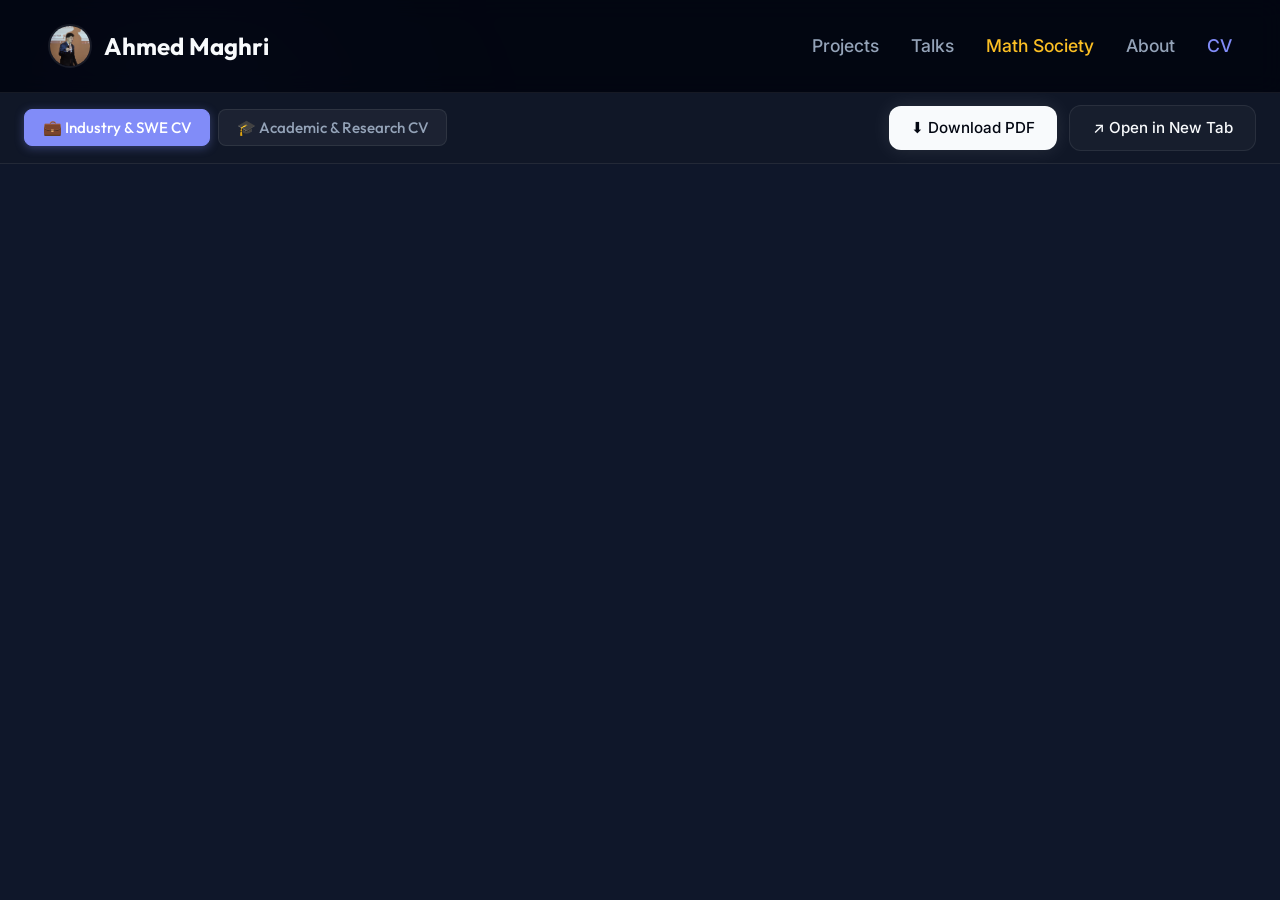
<file: cv.html>
<!DOCTYPE html>
<html lang="en">

<head>
    <meta charset="UTF-8" />
    <meta name="viewport" content="width=device-width, initial-scale=1.0" />
    <title>Curriculum Vitae | Ahmed Maghri</title>
    <link rel="icon" type="image/png" sizes="32x32" href="assets/favicon-32x32.png" />
    <link rel="icon" type="image/png" sizes="16x16" href="assets/favicon-16x16.png" />
    <link rel="apple-touch-icon" sizes="180x180" href="assets/apple-touch-icon.png" />
    <link rel="stylesheet" href="assets/style.css" />
    <style>
        body {
            height: 100vh;
            overflow: hidden;
            display: flex;
            flex-direction: column;
        }

        main {
            flex: 1;
            padding: 0;
            max-width: 100%;
            display: flex;
            flex-direction: column;
            overflow: hidden;
        }

        .cv-viewer-wrapper {
            flex: 1;
            width: 100%;
            height: 100%;
            display: flex;
            flex-direction: column;
            background: #0f172a;
        }

        .cv-frame-container {
            flex: 1;
            width: 100%;
            height: 100%;
            position: relative;
        }

        .cv-frame-container iframe {
            width: 100%;
            height: 100%;
            border: none;
        }

        @media (max-width: 768px) {
            body {
                height: auto;
                overflow: auto;
            }

            .cv-header-controls {
                flex-direction: column;
                align-items: stretch;
            }

            .cv-tabs {
                flex-direction: column;
            }

            .cv-frame-container {
                min-height: 80vh;
            }
        }
    </style>
</head>

<body>
    <nav class="glass-nav">
        <a href="index.html" class="nav-logo">
            <img src="assets/hero.jpg" alt="Ahmed Maghri" class="nav-logo-img">
            Ahmed Maghri
        </a>

        <button class="mobile-menu-toggle" aria-label="Toggle menu">
            <span></span>
            <span></span>
            <span></span>
        </button>

        <div class="nav-links">
            <a href="projects.html">Projects</a>
            <a href="talks.html">Talks</a>
            <a href="mathsoc.html" class="nav-link-gold">Math Society</a>
            <a href="about.html">About</a>
            <a href="cv.html" class="active">CV</a>
        </div>
    </nav>

    <script>
        document.querySelector('.mobile-menu-toggle').addEventListener('click', function () {
            this.classList.toggle('active');
            document.querySelector('.nav-links').classList.toggle('active');
        });
    </script>

    <main>
        <div class="cv-viewer-wrapper">
            <div class="cv-header-controls">
                <div class="cv-tabs">
                    <button id="tab-industry" class="cv-tab-btn active" onclick="switchCV('industry')">
                        💼 Industry &amp; SWE CV
                    </button>
                    <button id="tab-academic" class="cv-tab-btn" onclick="switchCV('academic')">
                        🎓 Academic &amp; Research CV
                    </button>
                </div>
                <div class="cv-actions">
                    <a id="cv-download-btn" href="assets/Ahmed_Maghri_CV_Industry.pdf" class="btn btn-primary" download="Ahmed_Maghri_CV_Industry.pdf">
                        ⬇ Download PDF
                    </a>
                    <a id="cv-open-btn" href="assets/Ahmed_Maghri_CV_Industry.pdf" target="_blank" class="btn btn-secondary">
                        ↗ Open in New Tab
                    </a>
                </div>
            </div>

            <div class="cv-frame-container">
                <iframe id="cv-embed" src="assets/Ahmed_Maghri_CV_Industry.pdf#toolbar=1" type="application/pdf"></iframe>
            </div>
        </div>
    </main>

    <script>
        const cvData = {
            industry: {
                file: 'assets/Ahmed_Maghri_CV_Industry.pdf',
                name: 'Ahmed_Maghri_CV_Industry.pdf'
            },
            academic: {
                file: 'assets/Ahmed_Maghri_CV_Academic.pdf',
                name: 'Ahmed_Maghri_CV_Academic.pdf'
            }
        };

        function switchCV(type) {
            const data = cvData[type];
            if (!data) return;

            const embed = document.getElementById('cv-embed');
            embed.src = data.file + '#toolbar=1';

            const downloadBtn = document.getElementById('cv-download-btn');
            downloadBtn.href = data.file;
            downloadBtn.setAttribute('download', data.name);

            const openBtn = document.getElementById('cv-open-btn');
            openBtn.href = data.file;

            document.getElementById('tab-industry').classList.toggle('active', type === 'industry');
            document.getElementById('tab-academic').classList.toggle('active', type === 'academic');
        }
    </script>
</body>

</html>
</file>
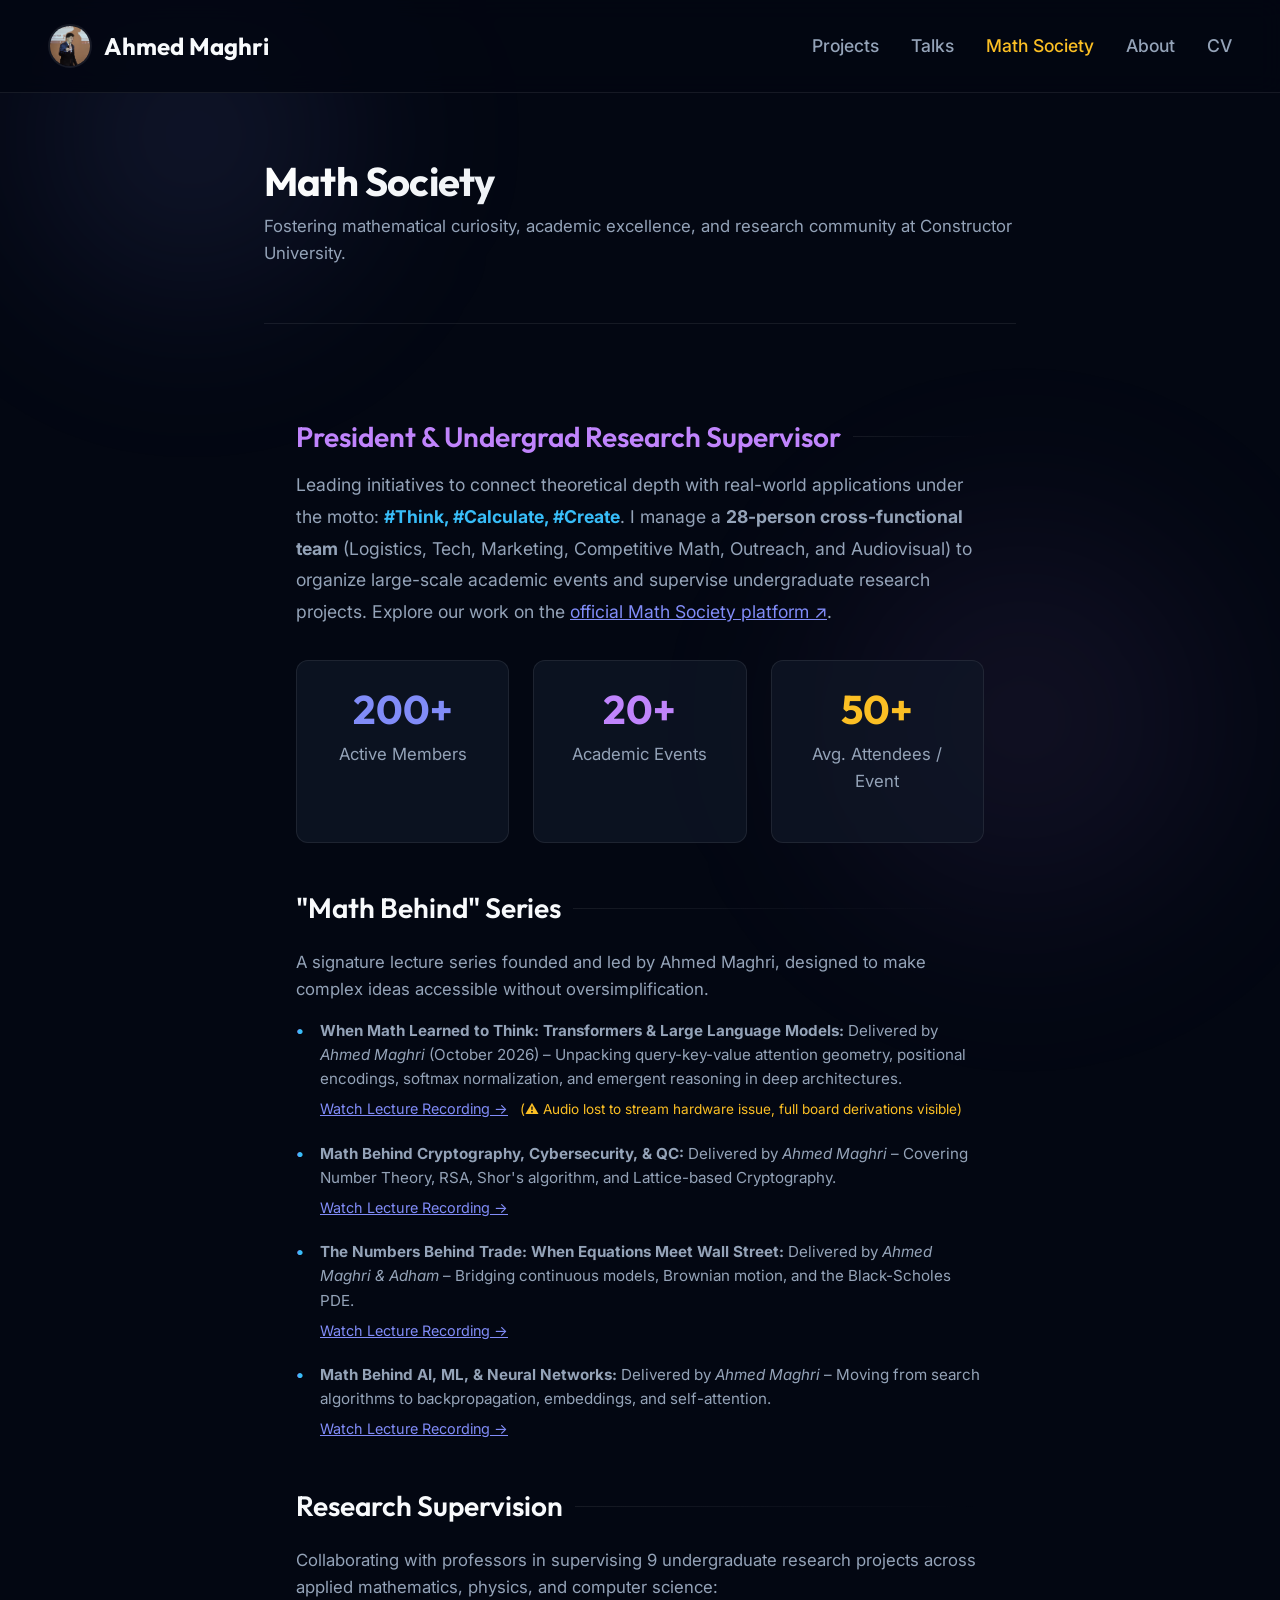
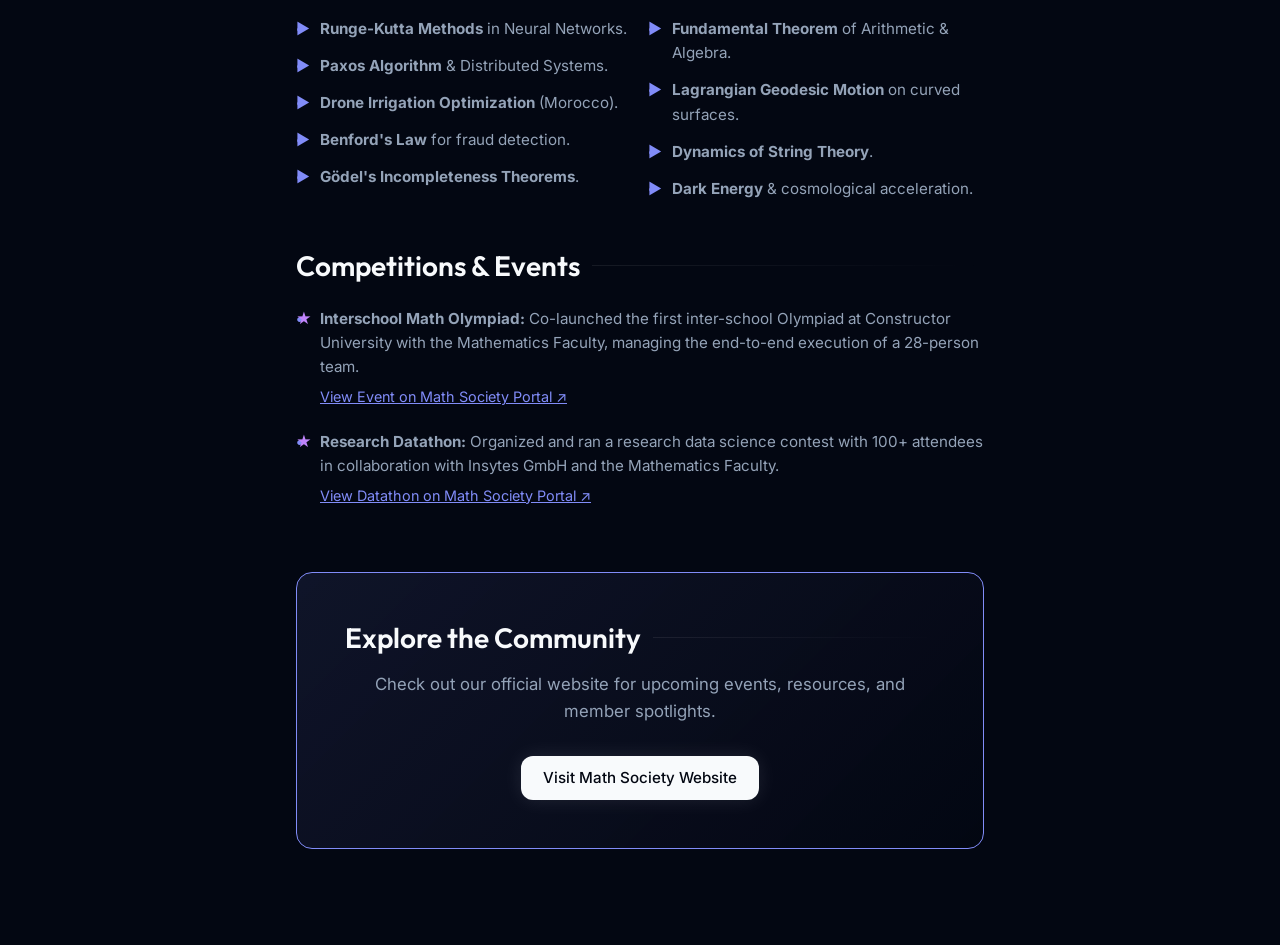
<file: mathsoc.html>
<!DOCTYPE html>
<html lang="en">

<head>
    <meta charset="UTF-8" />
    <meta name="viewport" content="width=device-width, initial-scale=1.0" />
    <title>Math Society | Ahmed Maghri</title>
    <link rel="icon" type="image/png" sizes="32x32" href="assets/favicon-32x32.png" />
    <link rel="icon" type="image/png" sizes="16x16" href="assets/favicon-16x16.png" />
    <link rel="apple-touch-icon" sizes="180x180" href="assets/apple-touch-icon.png" />
    <link rel="stylesheet" href="assets/style.css" />
</head>

<body>
    <nav class="glass-nav">
        <a href="index.html" class="nav-logo">
            <img src="assets/hero.jpg" alt="Ahmed Maghri" class="nav-logo-img">
            Ahmed Maghri
        </a>

        <button class="mobile-menu-toggle" aria-label="Toggle menu">
            <span></span>
            <span></span>
            <span></span>
        </button>

        <div class="nav-links">
            <a href="projects.html">Projects</a>
            <a href="talks.html">Talks</a>
            <a href="mathsoc.html" class="nav-link-gold active">Math Society</a>
            <a href="about.html">About</a>
            <a href="cv.html">CV</a>
        </div>
    </nav>

    <script>
        document.querySelector('.mobile-menu-toggle').addEventListener('click', function () {
            this.classList.toggle('active');
            document.querySelector('.nav-links').classList.toggle('active');
        });
    </script>

    <main>
        <header class="page-header">
            <h1>Math Society</h1>
            <p>Fostering mathematical curiosity, academic excellence, and research community at Constructor University.</p>
        </header>

        <section class="mathsoc-content" style="max-width: 800px; margin: 0 auto; padding: 2rem;">

            <div class="role-overview" style="margin-bottom: 3rem;">
                <h2 style="color: var(--accent-secondary); margin-bottom: 1rem;">President & Undergrad Research Supervisor</h2>
                <p style="font-size: 1.1rem; line-height: 1.8; color: var(--text-secondary); margin-bottom: 1.5rem;">
                    Leading initiatives to connect theoretical depth with real-world applications under the motto:
                    <strong style="color: var(--accent-tertiary);">#Think, #Calculate, #Create</strong>.
                    I manage a <strong>28-person cross-functional team</strong> (Logistics, Tech, Marketing, Competitive Math, Outreach, and Audiovisual) to organize large-scale academic events and supervise undergraduate research projects. Explore our work on the <a href="https://constructor-math.github.io/Home%20Page/landing.html" target="_blank" style="color: var(--accent-primary); text-decoration: underline;">official Math Society platform ↗</a>.
                </p>
                <div class="stats-grid"
                    style="display: grid; grid-template-columns: repeat(auto-fit, minmax(200px, 1fr)); gap: 1.5rem; margin-top: 2rem;">
                    <div class="stat-card"
                        style="background: var(--surface-color); padding: 1.5rem; border-radius: 12px; border: 1px solid var(--glass-border); text-align: center;">
                        <h3 style="font-size: 2.5rem; color: var(--accent-primary); margin-bottom: 0.5rem;">200+</h3>
                        <p>Active Members</p>
                    </div>
                    <div class="stat-card"
                        style="background: var(--surface-color); padding: 1.5rem; border-radius: 12px; border: 1px solid var(--glass-border); text-align: center;">
                        <h3 style="font-size: 2.5rem; color: var(--accent-secondary); margin-bottom: 0.5rem;">20+</h3>
                        <p>Academic Events</p>
                    </div>
                    <div class="stat-card"
                        style="background: var(--surface-color); padding: 1.5rem; border-radius: 12px; border: 1px solid var(--glass-border); text-align: center;">
                        <h3 style="font-size: 2.5rem; color: #fbbf24; margin-bottom: 0.5rem;">50+</h3>
                        <p>Avg. Attendees / Event</p>
                    </div>
                </div>
            </div>

            <div class="initiatives" style="margin-bottom: 3rem;">
                <h2 style="margin-bottom: 1.5rem;">"Math Behind" Series</h2>
                <p style="margin-bottom: 1rem; color: var(--text-secondary);">
                    A signature lecture series founded and led by Ahmed Maghri, designed to make complex ideas accessible without oversimplification.
                </p>
                <ul class="exp-details" style="display: flex; flex-direction: column; gap: 1.25rem;">
                    <li style="list-style: none; padding-left: 1.5rem; position: relative;">
                        <span style="color: var(--accent-tertiary); position: absolute; left: 0;">•</span>
                        <strong>When Math Learned to Think: Transformers &amp; Large Language Models:</strong> Delivered by <em>Ahmed Maghri</em> (October 2026) – Unpacking query-key-value attention geometry, positional encodings, softmax normalization, and emergent reasoning in deep architectures.
                        <div style="margin-top: 0.35rem;">
                            <a href="talks.html" style="color: var(--accent-primary); text-decoration: underline; font-size: 0.9rem;">Watch Lecture Recording →</a>
                            <span style="color: #fbbf24; font-size: 0.85rem; margin-left: 0.5rem;">(⚠️ Audio lost to stream hardware issue, full board derivations visible)</span>
                        </div>
                    </li>
                    <li style="list-style: none; padding-left: 1.5rem; position: relative;">
                        <span style="color: var(--accent-tertiary); position: absolute; left: 0;">•</span>
                        <strong>Math Behind Cryptography, Cybersecurity, & QC:</strong> Delivered by <em>Ahmed Maghri</em> – Covering Number Theory, RSA, Shor's algorithm, and Lattice-based Cryptography.
                        <div style="margin-top: 0.35rem;">
                            <a href="talks.html" style="color: var(--accent-primary); text-decoration: underline; font-size: 0.9rem;">Watch Lecture Recording →</a>
                        </div>
                    </li>
                    <li style="list-style: none; padding-left: 1.5rem; position: relative;">
                        <span style="color: var(--accent-tertiary); position: absolute; left: 0;">•</span>
                        <strong>The Numbers Behind Trade: When Equations Meet Wall Street:</strong> Delivered by <em>Ahmed Maghri & Adham</em> – Bridging continuous models, Brownian motion, and the Black-Scholes PDE.
                        <div style="margin-top: 0.35rem;">
                            <a href="talks.html" style="color: var(--accent-primary); text-decoration: underline; font-size: 0.9rem;">Watch Lecture Recording →</a>
                        </div>
                    </li>
                    <li style="list-style: none; padding-left: 1.5rem; position: relative;">
                        <span style="color: var(--accent-tertiary); position: absolute; left: 0;">•</span>
                        <strong>Math Behind AI, ML, & Neural Networks:</strong> Delivered by <em>Ahmed Maghri</em> – Moving from search algorithms to backpropagation, embeddings, and self-attention.
                        <div style="margin-top: 0.35rem;">
                            <a href="talks.html" style="color: var(--accent-primary); text-decoration: underline; font-size: 0.9rem;">Watch Lecture Recording →</a>
                        </div>
                    </li>
                </ul>
            </div>

            <div class="research-supervision" style="margin-bottom: 3rem;">
                <h2 style="margin-bottom: 1.5rem;">Research Supervision</h2>
                <p style="margin-bottom: 1rem; color: var(--text-secondary);">
                    Collaborating with professors in supervising 9 undergraduate research projects across applied mathematics, physics, and computer science:
                </p>
                <div style="display: grid; grid-template-columns: 1fr 1fr; gap: 1rem;">
                    <!-- Column 1 -->
                    <ul class="exp-details" style="display: flex; flex-direction: column; gap: 0.8rem;">
                        <li style="list-style: none; padding-left: 1.5rem; position: relative;">
                            <span style="color: var(--accent-primary); position: absolute; left: 0;">►</span>
                            <strong>Runge-Kutta Methods</strong> in Neural Networks.
                        </li>
                        <li style="list-style: none; padding-left: 1.5rem; position: relative;">
                            <span style="color: var(--accent-primary); position: absolute; left: 0;">►</span>
                            <strong>Paxos Algorithm</strong> & Distributed Systems.
                        </li>
                        <li style="list-style: none; padding-left: 1.5rem; position: relative;">
                            <span style="color: var(--accent-primary); position: absolute; left: 0;">►</span>
                            <strong>Drone Irrigation Optimization</strong> (Morocco).
                        </li>
                        <li style="list-style: none; padding-left: 1.5rem; position: relative;">
                            <span style="color: var(--accent-primary); position: absolute; left: 0;">►</span>
                            <strong>Benford's Law</strong> for fraud detection.
                        </li>
                        <li style="list-style: none; padding-left: 1.5rem; position: relative;">
                            <span style="color: var(--accent-primary); position: absolute; left: 0;">►</span>
                            <strong>Gödel's Incompleteness Theorems</strong>.
                        </li>
                    </ul>
                    <!-- Column 2 -->
                    <ul class="exp-details" style="display: flex; flex-direction: column; gap: 0.8rem;">
                        <li style="list-style: none; padding-left: 1.5rem; position: relative;">
                            <span style="color: var(--accent-primary); position: absolute; left: 0;">►</span>
                            <strong>Fundamental Theorem</strong> of Arithmetic & Algebra.
                        </li>
                        <li style="list-style: none; padding-left: 1.5rem; position: relative;">
                            <span style="color: var(--accent-primary); position: absolute; left: 0;">►</span>
                            <strong>Lagrangian Geodesic Motion</strong> on curved surfaces.
                        </li>
                        <li style="list-style: none; padding-left: 1.5rem; position: relative;">
                            <span style="color: var(--accent-primary); position: absolute; left: 0;">►</span>
                            <strong>Dynamics of String Theory</strong>.
                        </li>
                        <li style="list-style: none; padding-left: 1.5rem; position: relative;">
                            <span style="color: var(--accent-primary); position: absolute; left: 0;">►</span>
                            <strong>Dark Energy</strong> & cosmological acceleration.
                        </li>
                    </ul>
                </div>
            </div>

            <div class="competitions" style="margin-bottom: 3rem;">
                <h2 style="margin-bottom: 1.5rem;">Competitions & Events</h2>
                <ul class="exp-details" style="display: flex; flex-direction: column; gap: 1.25rem;">
                    <li style="list-style: none; padding-left: 1.5rem; position: relative;">
                        <span style="color: var(--accent-secondary); position: absolute; left: 0;">★</span>
                        <strong>Interschool Math Olympiad:</strong> Co-launched the first inter-school Olympiad at Constructor University with the Mathematics Faculty, managing the end-to-end execution of a 28-person team.
                        <div style="margin-top: 0.35rem;">
                            <a href="https://constructor-math.github.io/Home%20Page/landing.html" target="_blank" style="color: var(--accent-primary); text-decoration: underline; font-size: 0.9rem;">View Event on Math Society Portal ↗</a>
                        </div>
                    </li>
                    <li style="list-style: none; padding-left: 1.5rem; position: relative;">
                        <span style="color: var(--accent-secondary); position: absolute; left: 0;">★</span>
                        <strong>Research Datathon:</strong> Organized and ran a research data science contest with 100+ attendees in collaboration with Insytes GmbH and the Mathematics Faculty.
                        <div style="margin-top: 0.35rem;">
                            <a href="https://constructor-math.github.io/Home%20Page/landing.html" target="_blank" style="color: var(--accent-primary); text-decoration: underline; font-size: 0.9rem;">View Datathon on Math Society Portal ↗</a>
                        </div>
                    </li>
                </ul>
            </div>

            <div class="official-link"
                style="text-align: center; margin-top: 4rem; padding: 3rem; background: linear-gradient(135deg, rgba(129, 140, 248, 0.1) 0%, rgba(3, 7, 18, 0.4) 100%); border-radius: 16px; border: 1px solid var(--accent-primary);">
                <h2 style="color: var(--text-primary); margin-bottom: 1rem;">Explore the Community</h2>
                <p style="margin-bottom: 2rem; color: var(--text-secondary);">
                    Check out our official website for upcoming events, resources, and member spotlights.
                </p>
                <a href="https://constructor-math.github.io/Home%20Page/landing.html" target="_blank"
                    class="btn btn-primary">Visit Math Society Website</a>
            </div>

        </section>
    </main>
</body>

</html>
</file>
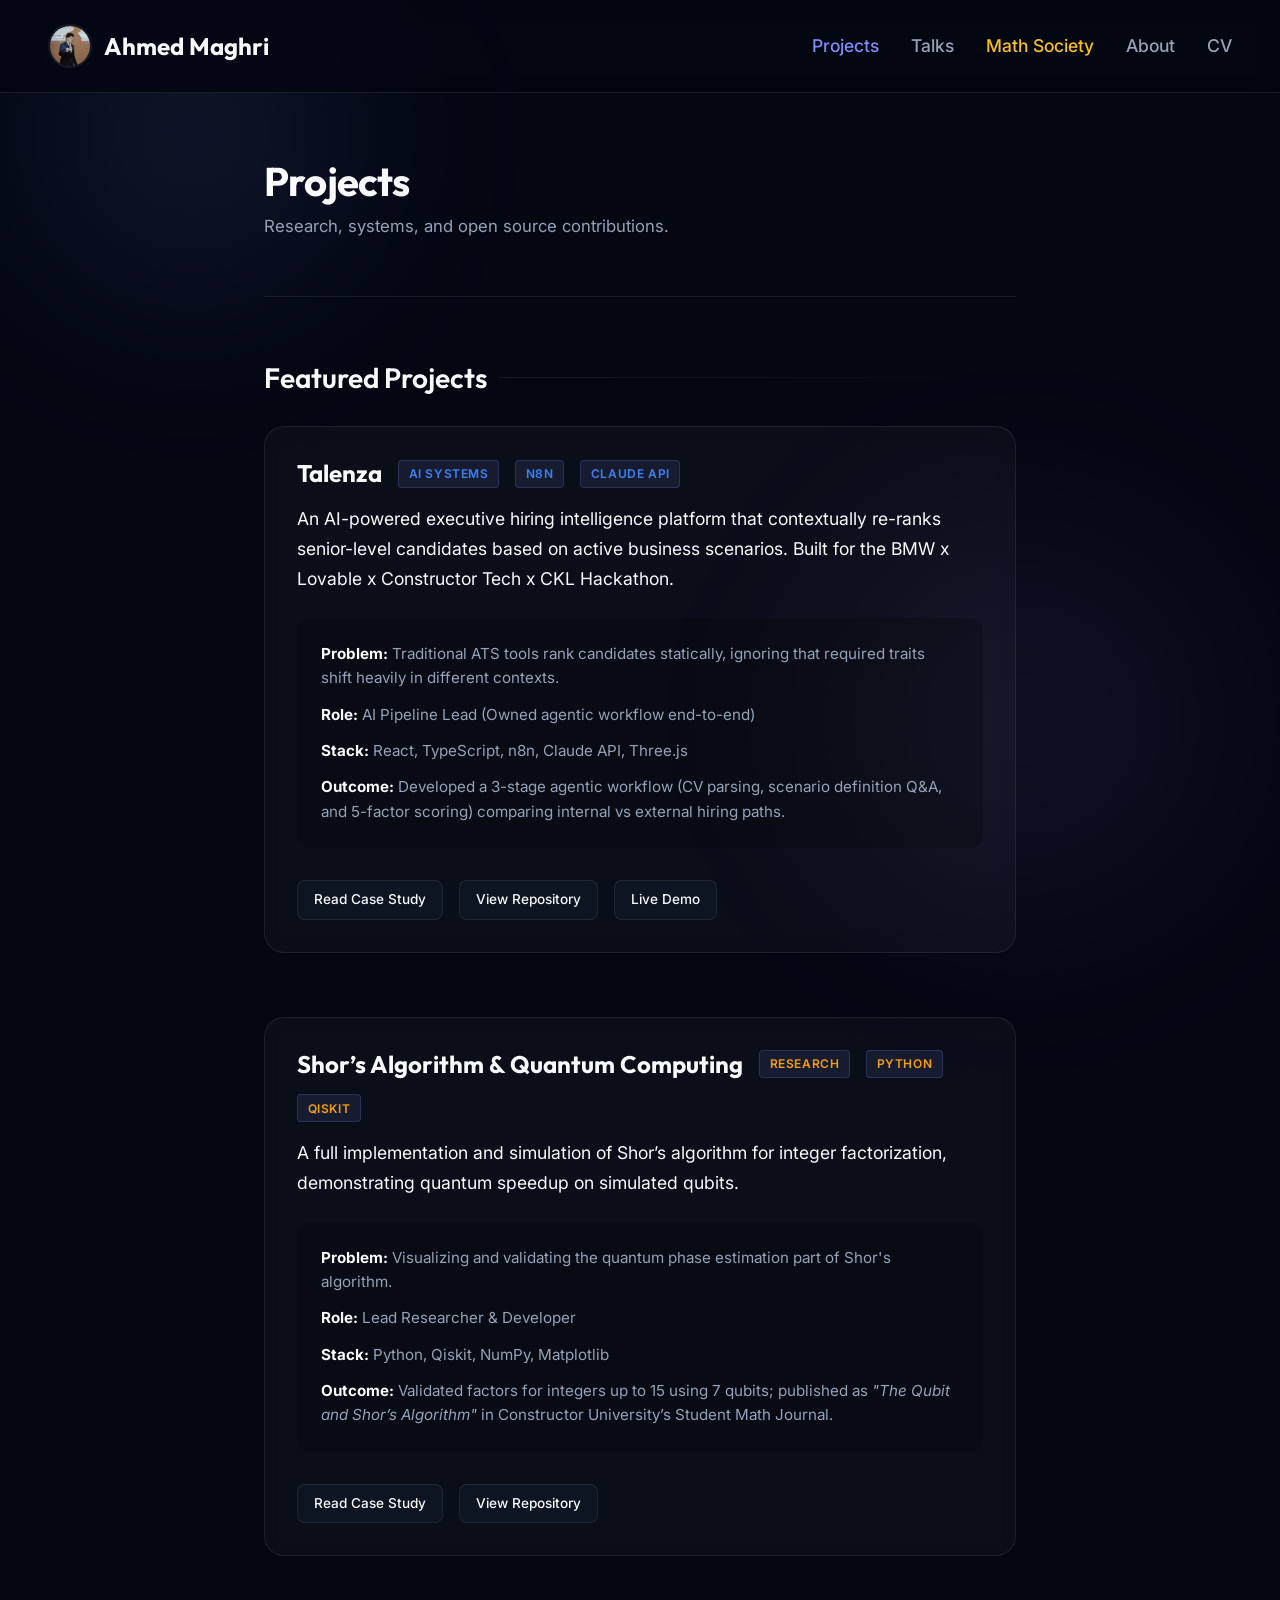
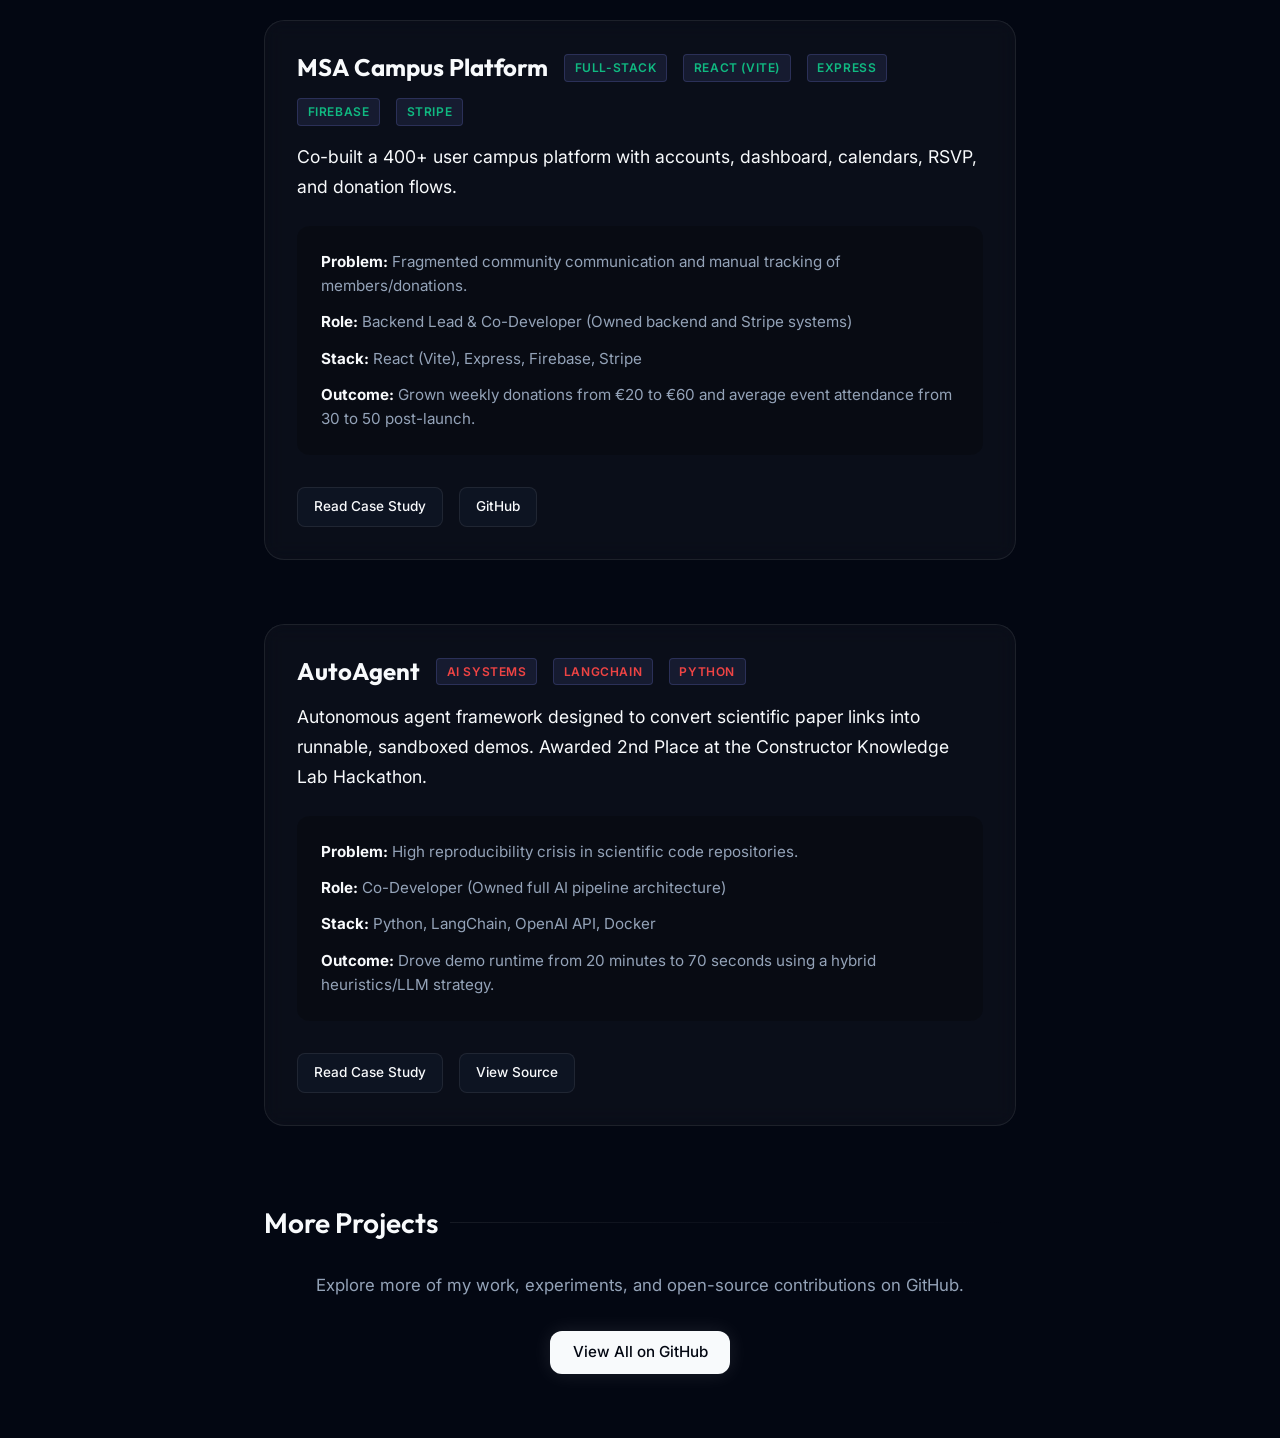
<file: projects.html>
<!DOCTYPE html>
<html lang="en">

<head>
    <meta charset="UTF-8" />
    <meta name="viewport" content="width=device-width, initial-scale=1.0" />
    <title>Projects | Ahmed Maghri</title>
    <link rel="icon" type="image/png" sizes="32x32" href="assets/favicon-32x32.png" />
    <link rel="icon" type="image/png" sizes="16x16" href="assets/favicon-16x16.png" />
    <link rel="apple-touch-icon" sizes="180x180" href="assets/apple-touch-icon.png" />
    <link rel="stylesheet" href="assets/style.css" />
</head>

<body>
    <nav class="glass-nav">
        <a href="index.html" class="nav-logo">
            <img src="assets/hero.jpg" alt="Ahmed Maghri" class="nav-logo-img">
            Ahmed Maghri
        </a>

        <button class="mobile-menu-toggle" aria-label="Toggle menu">
            <span></span>
            <span></span>
            <span></span>
        </button>

        <div class="nav-links">
            <a href="projects.html" class="active">Projects</a>
            <a href="talks.html">Talks</a>
            <a href="mathsoc.html" class="nav-link-gold">Math Society</a>
            <a href="about.html">About</a>
            <a href="cv.html">CV</a>
        </div>
    </nav>

    <script>
        document.querySelector('.mobile-menu-toggle').addEventListener('click', function () {
            this.classList.toggle('active');
            document.querySelector('.nav-links').classList.toggle('active');
        });
    </script>

    <main>
        <header class="page-header">
            <h1>Projects</h1>
            <p>Research, systems, and open source contributions.</p>
        </header>

        <section>
            <h2>Featured Projects</h2>
            <div class="projects-list">

                <!-- Project: Talenza -->
                <article class="project-detail project-theme-blue">
                    <div class="project-header">
                        <h3><a href="projects/talenza.html">Talenza</a></h3>
                        <span class="project-badge">AI Systems</span>
                        <span class="project-badge">n8n</span>
                        <span class="project-badge">Claude API</span>
                    </div>
                    <p class="project-summary">
                        An AI-powered executive hiring intelligence platform that contextually re-ranks senior-level candidates based on active business scenarios. Built for the BMW x Lovable x Constructor Tech x CKL Hackathon.
                    </p>

                    <div class="project-specs">
                        <div><strong>Problem:</strong> Traditional ATS tools rank candidates statically, ignoring that required traits shift heavily in different contexts.</div>
                        <div><strong>Role:</strong> AI Pipeline Lead (Owned agentic workflow end-to-end)</div>
                        <div><strong>Stack:</strong> React, TypeScript, n8n, Claude API, Three.js</div>
                        <div><strong>Outcome:</strong> Developed a 3-stage agentic workflow (CV parsing, scenario definition Q&A, and 5-factor scoring) comparing internal vs external hiring paths.</div>
                    </div>

                    <div class="project-links">
                        <a href="projects/talenza.html" class="btn-sm">Read Case Study</a>
                        <a href="https://github.com/tahaxtrex/Talenza" target="_blank" class="btn-sm">View Repository</a>
                        <a href="https://talenza.vercel.app" target="_blank" class="btn-sm">Live Demo</a>
                    </div>
                </article>

                <!-- Project 1 -->
                <article class="project-detail project-theme-yellow">
                    <div class="project-header">
                        <h3><a href="projects/shors-algo.html">Shor’s Algorithm & Quantum Computing</a></h3>
                        <span class="project-badge">Research</span>
                        <span class="project-badge">Python</span>
                        <span class="project-badge">Qiskit</span>
                    </div>
                    <p class="project-summary">
                        A full implementation and simulation of Shor’s algorithm for integer factorization,
                        demonstrating quantum speedup on simulated qubits.
                    </p>

                    <div class="project-specs">
                        <div><strong>Problem:</strong> Visualizing and validating the quantum phase estimation part of
                            Shor's algorithm.</div>
                        <div><strong>Role:</strong> Lead Researcher & Developer</div>
                        <div><strong>Stack:</strong> Python, Qiskit, NumPy, Matplotlib</div>
                        <div><strong>Outcome:</strong> Validated factors for integers up to 15 using 7 qubits; published as <em>"The Qubit and Shor’s Algorithm"</em> in Constructor University’s Student Math Journal.</div>
                    </div>

                    <div class="project-links">
                        <a href="projects/shors-algo.html" class="btn-sm">Read Case Study</a>
                        <a href="https://github.com/iramxx" target="_blank" class="btn-sm">View Repository</a>
                    </div>
                </article>

                <!-- Project 2 -->
                <article class="project-detail project-theme-green">
                    <div class="project-header">
                        <h3><a href="projects/msa-platform.html">MSA Campus Platform</a></h3>
                        <span class="project-badge">Full-stack</span>
                        <span class="project-badge">React (Vite)</span>
                        <span class="project-badge">Express</span>
                        <span class="project-badge">Firebase</span>
                        <span class="project-badge">Stripe</span>
                    </div>
                    <p class="project-summary">
                        Co-built a 400+ user campus platform with accounts, dashboard, calendars, RSVP, and donation flows.
                    </p>

                    <div class="project-specs">
                        <div><strong>Problem:</strong> Fragmented community communication and manual tracking of members/donations.</div>
                        <div><strong>Role:</strong> Backend Lead & Co-Developer (Owned backend and Stripe systems)</div>
                        <div><strong>Stack:</strong> React (Vite), Express, Firebase, Stripe</div>
                        <div><strong>Outcome:</strong> Grown weekly donations from €20 to €60 and average event attendance from 30 to 50 post-launch.</div>
                    </div>

                    <div class="project-links">
                        <a href="projects/msa-platform.html" class="btn-sm">Read Case Study</a>
                        <a href="https://github.com/tahaxtrex/MsaCampusHub" target="_blank" class="btn-sm">GitHub</a>
                    </div>
                </article>

                <!-- Project 3 -->
                <article class="project-detail project-theme-red">
                    <div class="project-header">
                        <h3><a href="projects/auto-agent.html">AutoAgent</a></h3>
                        <span class="project-badge">AI Systems</span>
                        <span class="project-badge">LangChain</span>
                        <span class="project-badge">Python</span>
                    </div>
                    <p class="project-summary">
                        Autonomous agent framework designed to convert scientific paper links into runnable, sandboxed demos. Awarded 2nd Place at the Constructor Knowledge Lab Hackathon.
                    </p>

                    <div class="project-specs">
                        <div><strong>Problem:</strong> High reproducibility crisis in scientific code repositories.</div>
                        <div><strong>Role:</strong> Co-Developer (Owned full AI pipeline architecture)</div>
                        <div><strong>Stack:</strong> Python, LangChain, OpenAI API, Docker</div>
                        <div><strong>Outcome:</strong> Drove demo runtime from 20 minutes to 70 seconds using a hybrid heuristics/LLM strategy.</div>
                    </div>

                    <div class="project-links">
                        <a href="projects/auto-agent.html" class="btn-sm">Read Case Study</a>
                        <a href="https://github.com/choikyy13/AutoAgent" target="_blank" class="btn-sm">View Source</a>
                    </div>
                </article>

            </div>
        </section>

        <section class="additional-projects">
            <h2>More Projects</h2>
            <p style="text-align: center; color: var(--text-secondary); margin-bottom: 2rem;">
                Explore more of my work, experiments, and open-source contributions on GitHub.
            </p>
            <div style="text-align: center;">
                <a href="https://github.com/iramxx" target="_blank" class="btn btn-primary">View All on GitHub</a>
            </div>
        </section>
    </main>
</body>

</html>
</file>
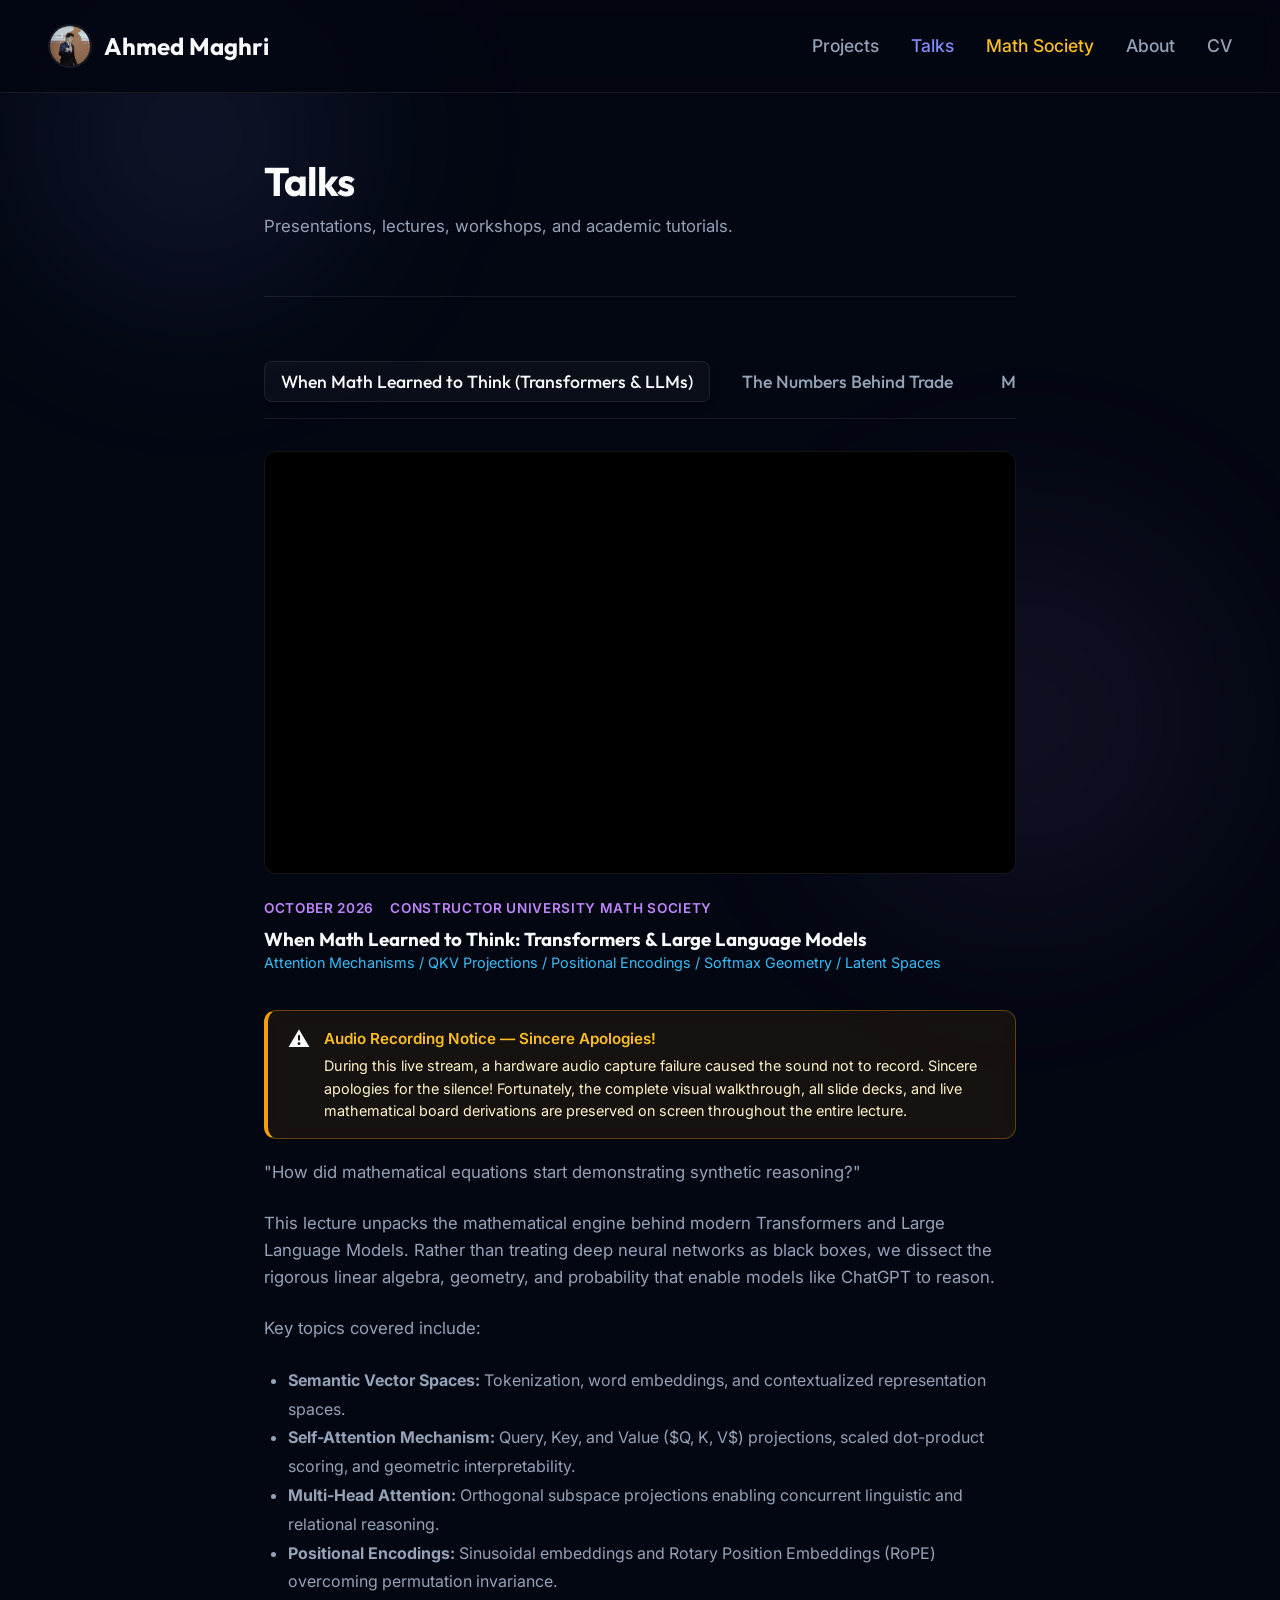
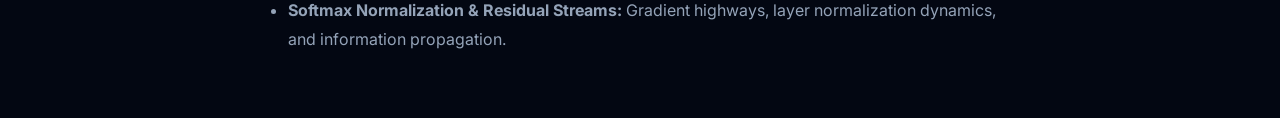
<file: talks.html>
<!DOCTYPE html>
<html lang="en">

<head>
    <meta charset="UTF-8" />
    <meta name="viewport" content="width=device-width, initial-scale=1.0" />
    <title>Talks | Ahmed Maghri</title>
    <link rel="icon" type="image/png" sizes="32x32" href="assets/favicon-32x32.png" />
    <link rel="icon" type="image/png" sizes="16x16" href="assets/favicon-16x16.png" />
    <link rel="apple-touch-icon" sizes="180x180" href="assets/apple-touch-icon.png" />
    <link rel="stylesheet" href="assets/style.css" />
</head>

<body>
    <nav class="glass-nav">
        <a href="index.html" class="nav-logo">
            <img src="assets/hero.jpg" alt="Ahmed Maghri" class="nav-logo-img">
            Ahmed Maghri
        </a>

        <button class="mobile-menu-toggle" aria-label="Toggle menu">
            <span></span>
            <span></span>
            <span></span>
        </button>

        <div class="nav-links">
            <a href="projects.html">Projects</a>
            <a href="talks.html" class="active">Talks</a>
            <a href="mathsoc.html" class="nav-link-gold">Math Society</a>
            <a href="about.html">About</a>
            <a href="cv.html">CV</a>
        </div>
    </nav>

    <script>
        document.querySelector('.mobile-menu-toggle').addEventListener('click', function () {
            this.classList.toggle('active');
            document.querySelector('.nav-links').classList.toggle('active');
        });
    </script>

    <main>
        <header class="page-header">
            <h1>Talks</h1>
            <p>Presentations, lectures, workshops, and academic tutorials.</p>
        </header>

        <!-- Sub-Navbar -->
        <nav class="sub-nav">
            <button class="sub-nav-btn active" onclick="openTab(event, 'transformers-llms')">When Math Learned to Think (Transformers & LLMs)</button>
            <button class="sub-nav-btn" onclick="openTab(event, 'math-finance')">The Numbers Behind Trade</button>
            <button class="sub-nav-btn" onclick="openTab(event, 'math-crypto')">Math Behind Cryptography</button>
            <button class="sub-nav-btn" onclick="openTab(event, 'math-ai')">Math Behind AI, ML, & NN</button>
            <button class="sub-nav-btn" onclick="openTab(event, 'ta-cpp')">TA in C & C++</button>
            <button class="sub-nav-btn" onclick="openTab(event, 'ta-math')">TA in Math Foundations</button>
            <button class="sub-nav-btn" onclick="openTab(event, 'shor')">The Qubit & Shor's Algo</button>
        </nav>

        <!-- Tab Content 0: Transformers & LLMs (Newest Talk) -->
        <div id="transformers-llms" class="tab-content active" style="display: block;">
            <div class="video-container">
                <iframe width="560" height="315" src="https://www.youtube.com/embed/8wkuPAm0EFw"
                    title="When Math Learned to Think: Transformers & LLMs"
                    allow="accelerometer; autoplay; clipboard-write; encrypted-media; gyroscope; picture-in-picture; web-share"
                    allowfullscreen></iframe>
            </div>
            <article class="talk-card-full" style="border: none; padding: 0;">
                <div class="talk-meta">
                    <span class="talk-date">October 2026</span>
                    <span class="talk-venue">Constructor University Math Society</span>
                </div>
                <h3>When Math Learned to Think: Transformers & Large Language Models</h3>
                <p class="talk-topic">Attention Mechanisms / QKV Projections / Positional Encodings / Softmax Geometry / Latent Spaces</p>

                <!-- Audio Notice Callout -->
                <div class="audio-notice">
                    <div class="audio-notice-icon">⚠️</div>
                    <div class="audio-notice-content">
                        <div class="audio-notice-title">Audio Recording Notice — Sincere Apologies!</div>
                        <p class="audio-notice-text">
                            During this live stream, a hardware audio capture failure caused the sound not to record. Sincere apologies for the silence! Fortunately, the complete visual walkthrough, all slide decks, and live mathematical board derivations are preserved on screen throughout the entire lecture.
                        </p>
                    </div>
                </div>

                <div class="talk-desc" style="max-width: 100%;">
                    <p>
                        "How did mathematical equations start demonstrating synthetic reasoning?"
                    </p>
                    <p style="margin-top: 0.5rem;">
                        This lecture unpacks the mathematical engine behind modern Transformers and Large Language Models. Rather than treating deep neural networks as black boxes, we dissect the rigorous linear algebra, geometry, and probability that enable models like ChatGPT to reason.
                    </p>
                    <p style="margin-top: 0.5rem;">
                        Key topics covered include:
                    </p>
                    <ul style="margin: 0.5rem 0 0 1.5rem; line-height: 1.8; color: var(--text-secondary);">
                        <li><strong>Semantic Vector Spaces:</strong> Tokenization, word embeddings, and contextualized representation spaces.</li>
                        <li><strong>Self-Attention Mechanism:</strong> Query, Key, and Value ($Q, K, V$) projections, scaled dot-product scoring, and geometric interpretability.</li>
                        <li><strong>Multi-Head Attention:</strong> Orthogonal subspace projections enabling concurrent linguistic and relational reasoning.</li>
                        <li><strong>Positional Encodings:</strong> Sinusoidal embeddings and Rotary Position Embeddings (RoPE) overcoming permutation invariance.</li>
                        <li><strong>Softmax Normalization & Residual Streams:</strong> Gradient highways, layer normalization dynamics, and information propagation.</li>
                    </ul>
                </div>
            </article>
        </div>

        <!-- Tab Content 2: Math Behind AI -->
        <div id="math-ai" class="tab-content">
            <div class="video-container">
                <iframe width="560" height="315" src="https://www.youtube.com/embed/7bPgCvI6ark"
                    title="YouTube video player"
                    allow="accelerometer; autoplay; clipboard-write; encrypted-media; gyroscope; picture-in-picture; web-share"
                    allowfullscreen></iframe>
            </div>
            <article class="talk-card-full" style="border: none; padding: 0;">
                <div class="talk-meta">
                    <span class="talk-date">October 2025</span>
                    <span class="talk-venue">Constructor Uni Math Society</span>
                </div>
                <h3>The Math Behind AI, ML, and Neural Networks</h3>
                <p class="talk-topic">Probability / Optimization / Linear Algebra</p>
                <div class="talk-desc" style="max-width: 100%;">
                    <p>
                        "Some people think AI is magic. I spent 13 hours researching and 9 hours designing to prove it's
                        not."
                    </p>
                    <p style="margin-top: 0.5rem;">
                        This 1h20 lecture demystifies AI, moving from simple search algorithms (mazes) to reasoning
                        under uncertainty (probability) and finally to Deep Learning (optimization & backpropagation).
                        I conclude with a 3-minute "from scratch" explanation of how Large Language Models like ChatGPT
                        work, covering tokenization, embeddings, and self-attention.
                    </p>
                </div>
            </article>
        </div>

        <!-- Tab Content New: Quant Finance -->
        <div id="math-finance" class="tab-content">
            <div class="video-container">
                <iframe width="560" height="315" src="https://www.youtube.com/embed/E0SM39kYx-4"
                    title="YouTube video player"
                    allow="accelerometer; autoplay; clipboard-write; encrypted-media; gyroscope; picture-in-picture; web-share"
                    allowfullscreen></iframe>
            </div>
            <article class="talk-card-full" style="border: none; padding: 0;">
                <div class="talk-meta">
                    <span class="talk-date">March 2026</span>
                    <span class="talk-venue">Collab with Adham (President of IB&amp;CM Society)</span>
                </div>
                <h3>The Numbers Behind Trade: When Equations Meet Wall Street</h3>
                <p class="talk-topic">Arbitrage / Options Pricing / Black-Scholes PDE / Itô's Lemma / Quant Finance</p>
                <div class="talk-desc" style="max-width: 100%;">
                    <p>
                        A collaborative talk bridging the gap between mathematical theory and financial markets. We explored how continuous mathematical models are utilized by quantitative analysts to price derivatives and manage risk.
                    </p>
                    <p style="margin-top: 0.5rem;">
                        Key topics included the fundamentals of arbitrage, risk-neutral probability, binomial models for pricing options, and how continuous stock paths through Brownian motion and Itô's Lemma lead to the famous Black-Scholes equation.
                    </p>
                </div>
            </article>
        </div>

        <!-- Tab Content X: Math Behind Cryptography -->
        <div id="math-crypto" class="tab-content">
            <div class="video-container">
                <iframe width="560" height="315" src="https://www.youtube.com/embed/V4_HV2FFi5c"
                    title="YouTube video player"
                    allow="accelerometer; autoplay; clipboard-write; encrypted-media; gyroscope; picture-in-picture; web-share"
                    allowfullscreen></iframe>
            </div>
            <article class="talk-card-full" style="border: none; padding: 0;">
                <div class="talk-meta">
                    <span class="talk-date">February 19, 2026</span>
                    <span class="talk-venue">Constructor Uni Math Society</span>
                </div>
                <h3>The Math Behind Cryptography and Cybersecurity</h3>
                <p class="talk-topic">Number Theory / RSA / Shor's Algorithm / Quantum Computing / Lattice-based
                    Cryptography</p>
                <div class="talk-desc" style="max-width: 100%;">
                    <p>
                        An exploration of the mathematical foundations that secure our digital world. In this talk, I
                        cover Number Theory, RSA, Shor's algorithm, Quantum Computing, and delve into Lattice-based
                        cryptography.
                    </p>
                </div>
            </article>
        </div>

        <!-- Tab Content 3: TA C/C++ -->
        <div id="ta-cpp" class="tab-content">
            <div class="video-container">
                <iframe width="560" height="315" src="https://www.youtube.com/embed/255UT8YKDDQ"
                    title="YouTube video player"
                    allow="accelerometer; autoplay; clipboard-write; encrypted-media; gyroscope; picture-in-picture; web-share"
                    allowfullscreen></iframe>
            </div>
            <article class="talk-card-full" style="border: none; padding: 0;">
                <div class="talk-meta">
                    <span class="talk-date">Fall 2025 – Present</span>
                    <span class="talk-venue">Constructor University (Tutorial Session)</span>
                </div>
                <h3>Advanced Linked Data Structures & Memory Management</h3>
                <p class="talk-topic">Data Structures, Pointers & C/C++ Systems</p>
                <div class="talk-desc" style="max-width: 100%;">
                    <p>
                        A comprehensive tutorial session covering the implementation and nuances of Linked Lists in
                        C/C++.
                        I break down Single Linked Lists, Doubly Linked Lists, and Circular Linked Lists, explaining
                        pointer manipulation, memory allocation, and edge-case handling for each variant.
                    </p>
                </div>
            </article>
        </div>

        <!-- Tab Content 4: TA Math Foundations -->
        <div id="ta-math" class="tab-content">

            <!-- Video 1: Abstract Algebra -->
            <div style="margin-bottom: 4rem;">
                <div class="video-container">
                    <iframe width="560" height="315" src="https://www.youtube.com/embed/FSX7i3DI8qE"
                        title="Abstract Algebra"
                        allow="accelerometer; autoplay; clipboard-write; encrypted-media; gyroscope; picture-in-picture; web-share"
                        allowfullscreen></iframe>
                </div>
                <article class="talk-card-full" style="border: none; padding: 0;">
                    <div class="talk-meta">
                        <span class="talk-date">Fall 2025</span>
                        <span class="talk-venue">Math Foundations (Part 1)</span>
                    </div>
                    <h3>Abstract Algebra: Groups & Fields</h3>
                    <p class="talk-topic">Algebraic Structures</p>
                    <div class="talk-desc" style="max-width: 100%;">
                        <p>
                            An introduction to the algebraic structures that underpin cryptography and coding theory.
                            We explore the definition of Groups, Rings, and Fields, with examples relevant to Computer
                            Science.
                        </p>
                    </div>
                </article>
            </div>

            <!-- Video 2: Relational Algebra -->
            <div style="margin-bottom: 4rem;">
                <div class="video-container">
                    <iframe width="560" height="315" src="https://www.youtube.com/embed/HxJRSdt5fzE"
                        title="Relational Algebra"
                        allow="accelerometer; autoplay; clipboard-write; encrypted-media; gyroscope; picture-in-picture; web-share"
                        allowfullscreen></iframe>
                </div>
                <article class="talk-card-full" style="border: none; padding: 0;">
                    <div class="talk-meta">
                        <span class="talk-date">Fall 2025</span>
                        <span class="talk-venue">Math Foundations (Part 2)</span>
                    </div>
                    <h3>Relations & Order Theory</h3>
                    <p class="talk-topic">Set Theory & Logic</p>
                    <div class="talk-desc" style="max-width: 100%;">
                        <p>
                            A formal treatment of binary relations on sets. We cover properties like reflexivity,
                            symmetry, and transitivity to define
                            <strong>Equivalence Relations</strong> and <strong>Equivalence Classes</strong>. We also
                            explore <strong>Partial Orders</strong> (reflexive, antisymmetric, transitive) and Strict
                            Partial Orders.
                        </p>
                    </div>
                </article>
            </div>

            <!-- Video 3: Floating Point & IEEE -->
            <div style="margin-bottom: 4rem;">
                <div class="video-container">
                    <iframe width="560" height="315" src="https://www.youtube.com/embed/dwLuamkHGQY"
                        title="IEEE Floating Point Conventions"
                        allow="accelerometer; autoplay; clipboard-write; encrypted-media; gyroscope; picture-in-picture; web-share"
                        allowfullscreen></iframe>
                </div>
                <article class="talk-card-full" style="border: none; padding: 0;">
                    <div class="talk-meta">
                        <span class="talk-date">Fall 2025</span>
                        <span class="talk-venue">Math Foundations (Part 3)</span>
                    </div>
                    <h3>IEEE 754 & Data Representation</h3>
                    <p class="talk-topic">Computer Arithmetic</p>
                    <div class="talk-desc" style="max-width: 100%;">
                        <p>
                            Understanding how computers store real numbers and dates. We dive into the <strong>IEEE 754
                                Floating Point Standard</strong> (Sign, Exponent, Mantissa)
                            and discuss the precision limitations and error handling inherent in these formats.
                        </p>
                    </div>
                </article>
            </div>

            <!-- Video 4: Boolean Algebra -->
            <div>
                <div class="video-container">
                    <iframe width="560" height="315" src="https://www.youtube.com/embed/FcWpIzR_B60"
                        title="Boolean Algebra"
                        allow="accelerometer; autoplay; clipboard-write; encrypted-media; gyroscope; picture-in-picture; web-share"
                        allowfullscreen></iframe>
                </div>
                <article class="talk-card-full" style="border: none; padding: 0;">
                    <div class="talk-meta">
                        <span class="talk-date">Fall 2025</span>
                        <span class="talk-venue">Math Foundations (Part 4)</span>
                    </div>
                    <h3>Boolean Algebra & Logic</h3>
                    <p class="talk-topic">Digital Logic</p>
                    <div class="talk-desc" style="max-width: 100%;">
                        <p>
                            The core logic of digital circuits and computation. We cover truth tables, canonical forms
                            (CNF/DNF), and how complex logical expressions
                            can be simplified for hardware optimization.
                        </p>
                    </div>
                </article>
            </div>

        </div>

        <!-- Tab Content 1: Shor's Algorithm -->
        <div id="shor" class="tab-content">
            <div class="video-container">
                <iframe width="560" height="315" src="https://www.youtube.com/embed/G_0H_Fy2vOc"
                    title="YouTube video player"
                    allow="accelerometer; autoplay; clipboard-write; encrypted-media; gyroscope; picture-in-picture; web-share"
                    allowfullscreen></iframe>
            </div>
            <article class="talk-card-full" style="border: none; padding: 0;">
                <div class="talk-meta">
                    <span class="talk-date">March 2025</span>
                    <span class="talk-venue">Undergraduate Seminar · Published Research</span>
                </div>
                <h3>The Qubit & Shor’s Algorithm</h3>
                <p class="talk-topic">Quantum Computing / Cryptography</p>
                <div class="talk-desc" style="max-width: 100%;">
                    <p>
                        In this talk, I break down how Quantum Computers utilize superposition and entanglement to solve
                        the period-finding problem efficiently.
                        I explain the significance of this algorithm for modern cryptography and demonstrate the
                        concepts explored in my
                        <a href="projects/shors-algo.html"
                            style="color: var(--accent-primary); text-decoration: underline;">Shor's Algorithm
                            Project</a> (published in Constructor University’s Student Math Journal).
                    </p>
                </div>
            </article>
        </div>

        <script>
            function openTab(evt, tabName) {
                // Hide all tab content
                var i, tabcontent, tablinks;
                tabcontent = document.getElementsByClassName("tab-content");
                for (i = 0; i < tabcontent.length; i++) {
                    tabcontent[i].style.display = "none";
                    tabcontent[i].classList.remove("active");
                }

                // Remove active class from all buttons
                tablinks = document.getElementsByClassName("sub-nav-btn");
                for (i = 0; i < tablinks.length; i++) {
                    tablinks[i].className = tablinks[i].className.replace(" active", "");
                }

                // Show the current tab and add active class to the button
                var target = document.getElementById(tabName);
                if (target) {
                    target.style.display = "block";
                    target.classList.add("active");
                }
                evt.currentTarget.className += " active";
            }
        </script>
    </main>
</body>

</html>
</file>
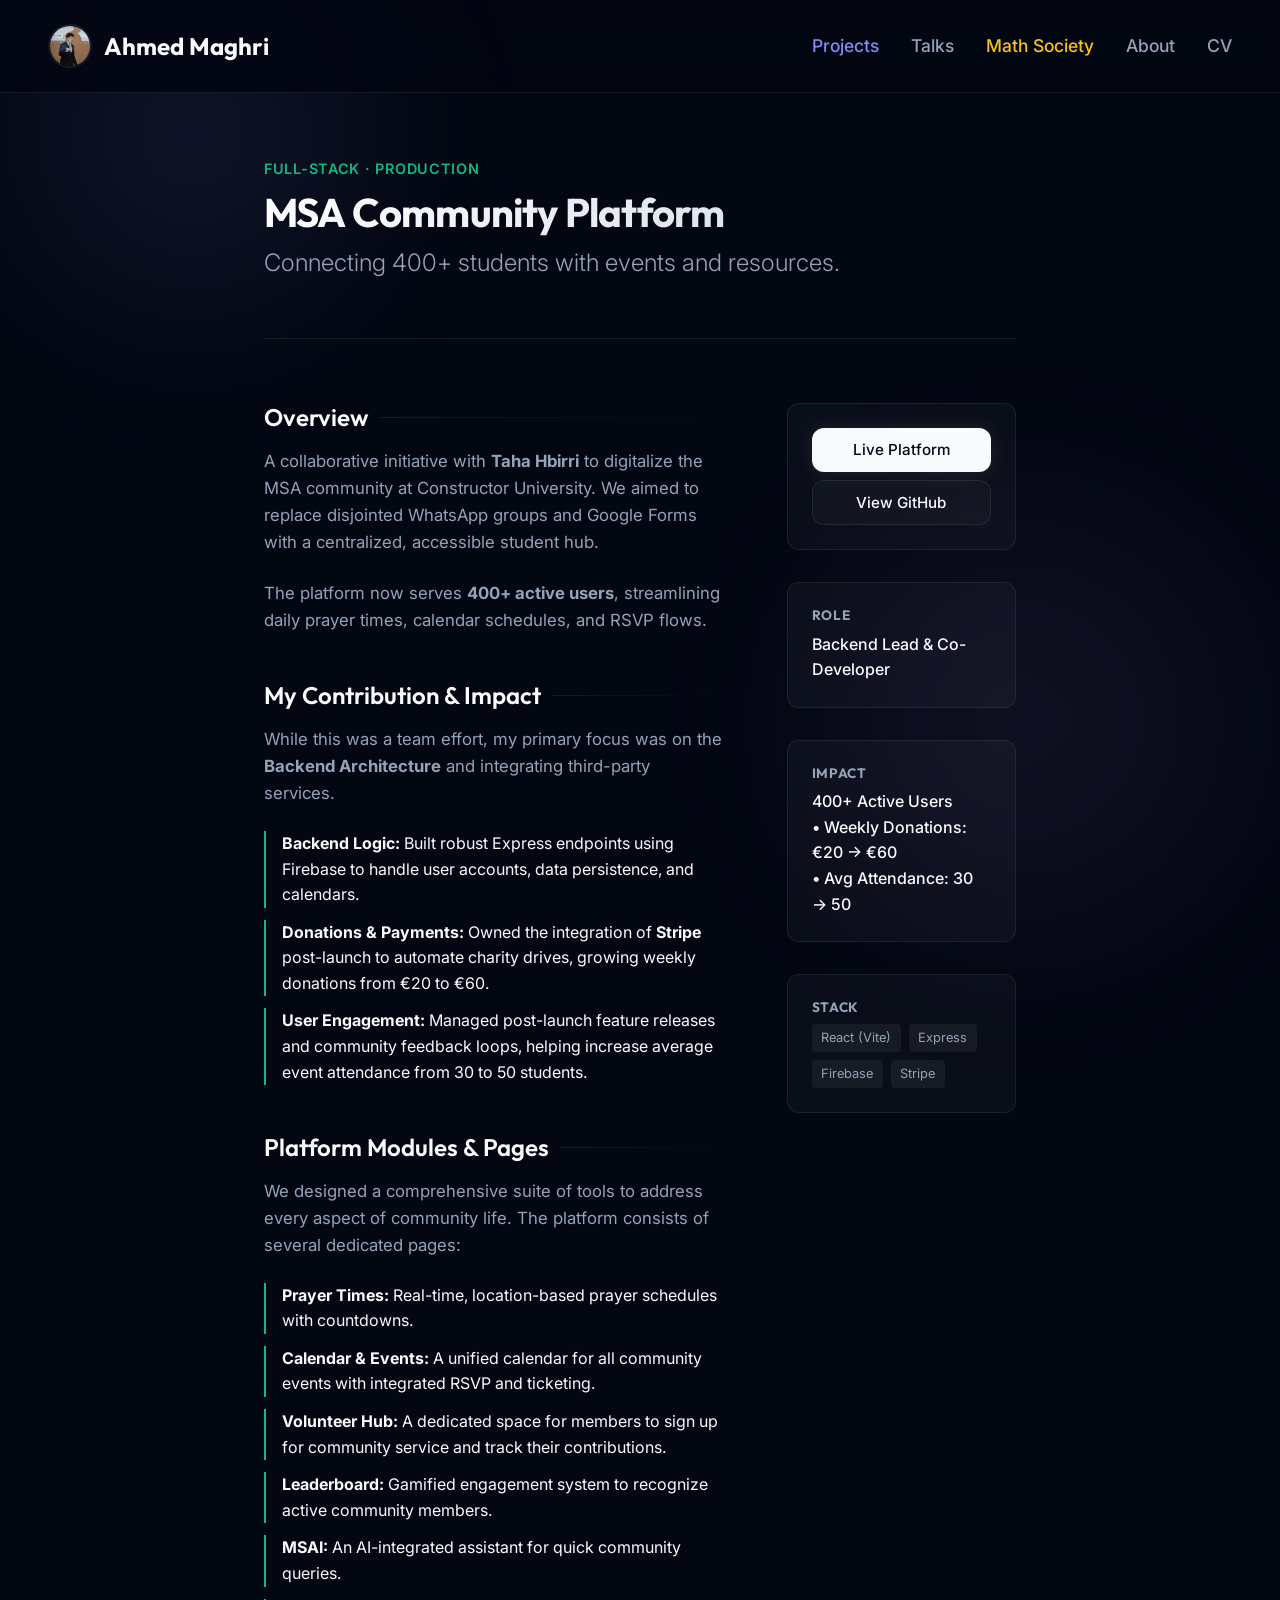
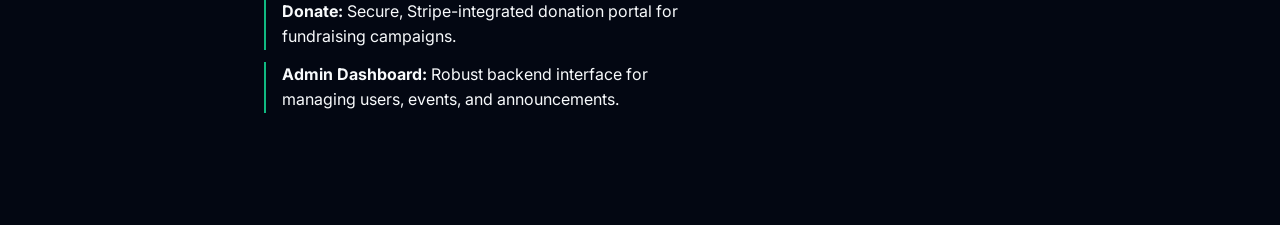
<file: projects/msa-platform.html>
<!DOCTYPE html>
<html lang="en">

<head>
    <meta charset="UTF-8" />
    <meta name="viewport" content="width=device-width, initial-scale=1.0" />
    <title>MSA Platform | Ahmed Maghri</title>
    <link rel="icon" type="image/png" sizes="32x32" href="../assets/favicon-32x32.png" />
    <link rel="icon" type="image/png" sizes="16x16" href="../assets/favicon-16x16.png" />
    <link rel="apple-touch-icon" sizes="180x180" href="../assets/apple-touch-icon.png" />
    <link rel="stylesheet" href="../assets/style.css" />
</head>

<body>
    <nav class="glass-nav">
        <a href="../index.html" class="nav-logo">
            <img src="../assets/hero.jpg" alt="Ahmed Maghri" class="nav-logo-img">
            Ahmed Maghri
        </a>

        <button class="mobile-menu-toggle" aria-label="Toggle menu">
            <span></span>
            <span></span>
            <span></span>
        </button>

        <div class="nav-links">
            <a href="../projects.html" class="active">Projects</a>
            <a href="../talks.html">Talks</a>
            <a href="../mathsoc.html" class="nav-link-gold">Math Society</a>
            <a href="../about.html">About</a>
            <a href="../cv.html">CV</a>
        </div>
    </nav>

    <script>
        document.querySelector('.mobile-menu-toggle').addEventListener('click', function () {
            this.classList.toggle('active');
            document.querySelector('.nav-links').classList.toggle('active');
        });
    </script>

    <main class="project-theme-green">
        <header class="page-header">
            <div class="project-meta-top">Full-Stack · Production</div>
            <h1>MSA Community Platform</h1>
            <p class="project-subtitle">Connecting 400+ students with events and resources.</p>
        </header>

        <div class="project-content-layout">
            <!-- Main Content -->
            <article class="project-main-text">
                <section>
                    <h2>Overview</h2>
                    <p>
                        A collaborative initiative with <strong>Taha Hbirri</strong> to digitalize the MSA community at
                        Constructor University.
                        We aimed to replace disjointed WhatsApp groups and Google Forms with a centralized, accessible
                        student hub.
                    </p>
                    <p>
                        The platform now serves <strong>400+ active users</strong>, streamlining daily prayer times, calendar schedules, and RSVP flows.
                    </p>
                </section>

                <section>
                    <h2>My Contribution & Impact</h2>
                    <p>
                        While this was a team effort, my primary focus was on the <strong>Backend Architecture</strong>
                        and integrating third-party services.
                    </p>
                    <ul class="tech-list">
                        <li><strong>Backend Logic:</strong> Built robust Express endpoints using Firebase to handle user accounts, data persistence, and calendars.</li>
                        <li><strong>Donations & Payments:</strong> Owned the integration of <strong>Stripe</strong> post-launch to automate charity drives, growing weekly donations from €20 to €60.</li>
                        <li><strong>User Engagement:</strong> Managed post-launch feature releases and community feedback loops, helping increase average event attendance from 30 to 50 students.</li>
                    </ul>
                </section>

                <section>
                    <h2>Platform Modules & Pages</h2>
                    <p>
                        We designed a comprehensive suite of tools to address every aspect of community life. The
                        platform consists of several dedicated pages:
                    </p>
                    <ul class="tech-list" style="margin-top: 1rem;">
                        <li><strong>Prayer Times:</strong> Real-time, location-based prayer schedules with countdowns.
                        </li>
                        <li><strong>Calendar & Events:</strong> A unified calendar for all community events with
                            integrated RSVP and ticketing.</li>
                        <li><strong>Volunteer Hub:</strong> A dedicated space for members to sign up for community
                            service and track their contributions.</li>
                        <li><strong>Leaderboard:</strong> Gamified engagement system to recognize active community
                            members.</li>
                        <li><strong>MSAI:</strong> An AI-integrated assistant for quick community queries.</li>
                        <li><strong>Donate:</strong> Secure, Stripe-integrated donation portal for fundraising
                            campaigns.</li>
                        <li><strong>Admin Dashboard:</strong> Robust backend interface for managing users, events, and
                            announcements.</li>
                    </ul>
                </section>
            </article>

            <!-- Sidebar -->
            <aside class="project-sidebar">
                <div class="sidebar-block">
                    <a href="https://msacampushub.vercel.app" target="_blank" class="btn btn-primary full-width">Live
                        Platform</a>
                    <a href="https://github.com/tahaxtrex/MsaCampusHub" target="_blank"
                        class="btn btn-secondary full-width" style="margin-top: 0.5rem">View GitHub</a>
                </div>
                <div class="sidebar-block">
                    <h3>Role</h3>
                    <p>Backend Lead & Co-Developer</p>
                </div>
                <div class="sidebar-block">
                    <h3>Impact</h3>
                    <p>400+ Active Users<br>• Weekly Donations: €20 → €60<br>• Avg Attendance: 30 → 50</p>
                </div>
                <div class="sidebar-block">
                    <h3>Stack</h3>
                    <div class="stack-tags">
                        <span>React (Vite)</span>
                        <span>Express</span>
                        <span>Firebase</span>
                        <span>Stripe</span>
                    </div>
                </div>
            </aside>
        </div>
    </main>
</body>

</html>
</file>
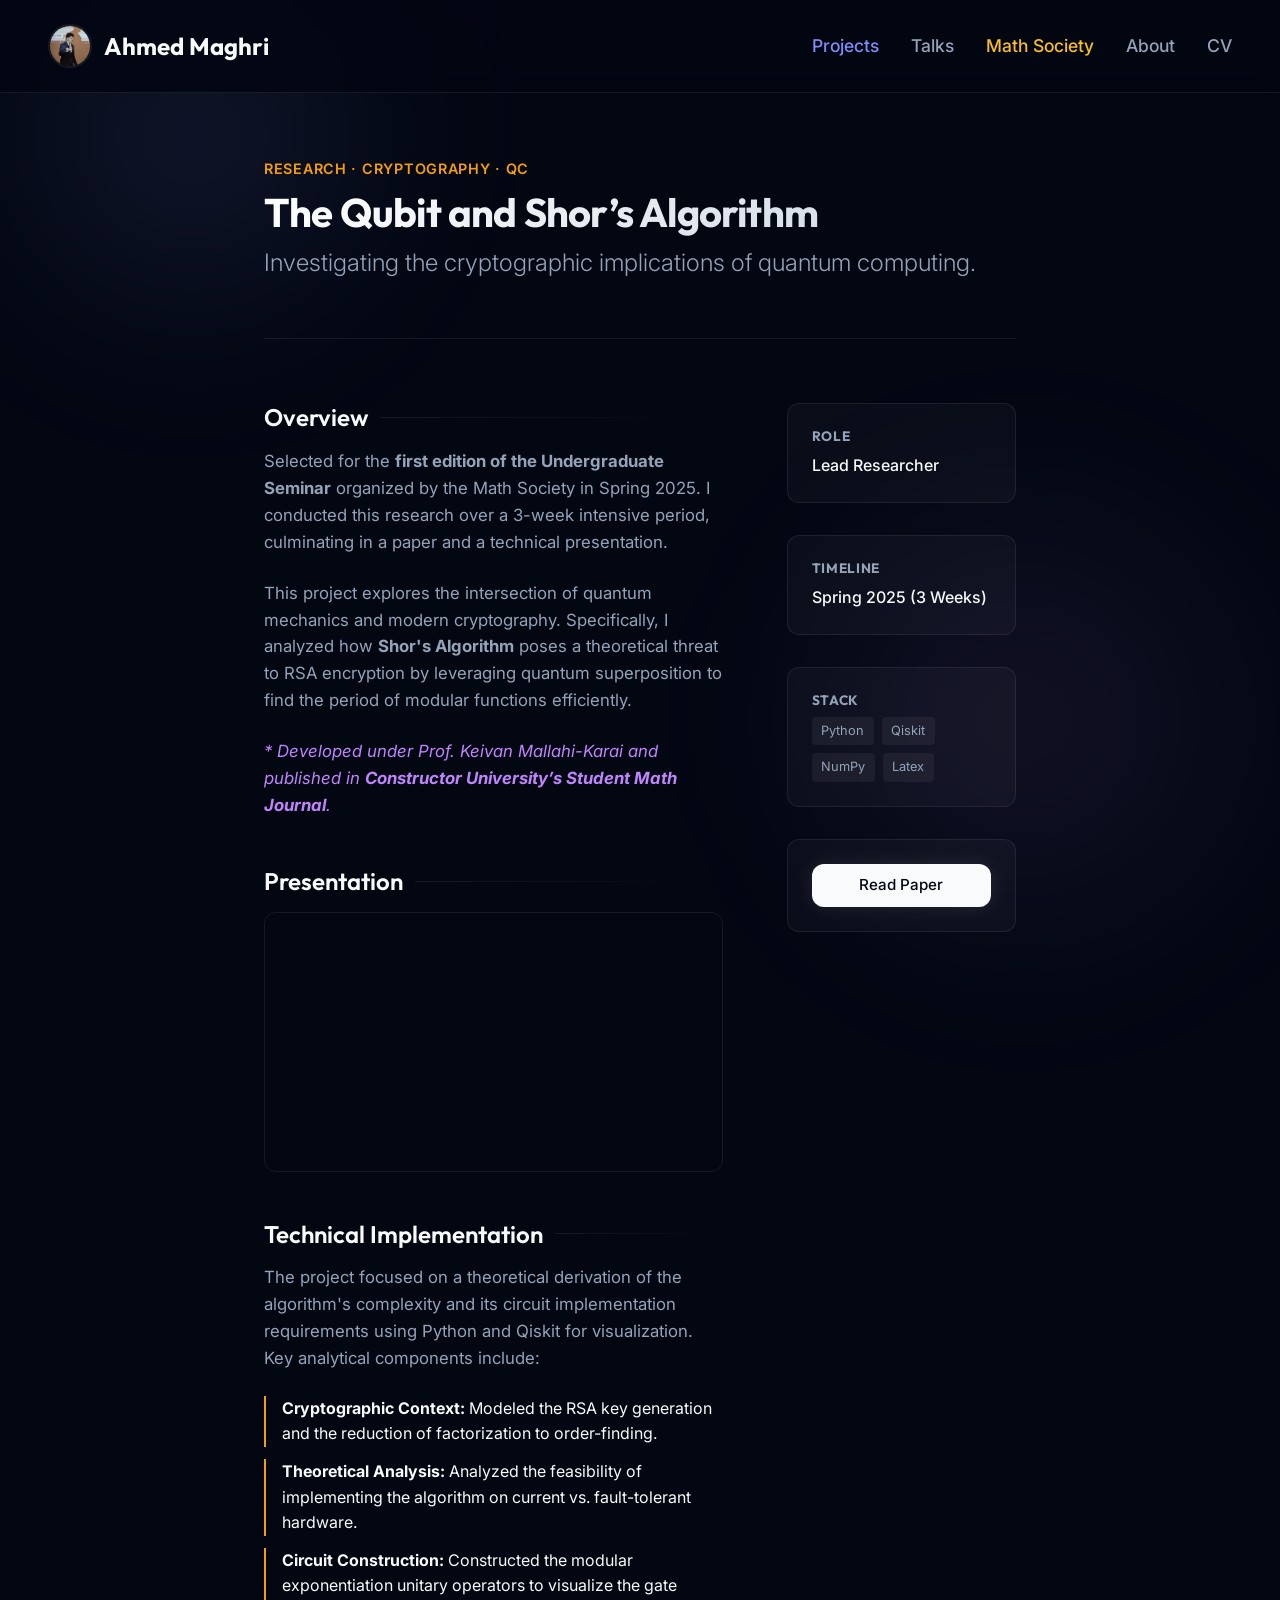
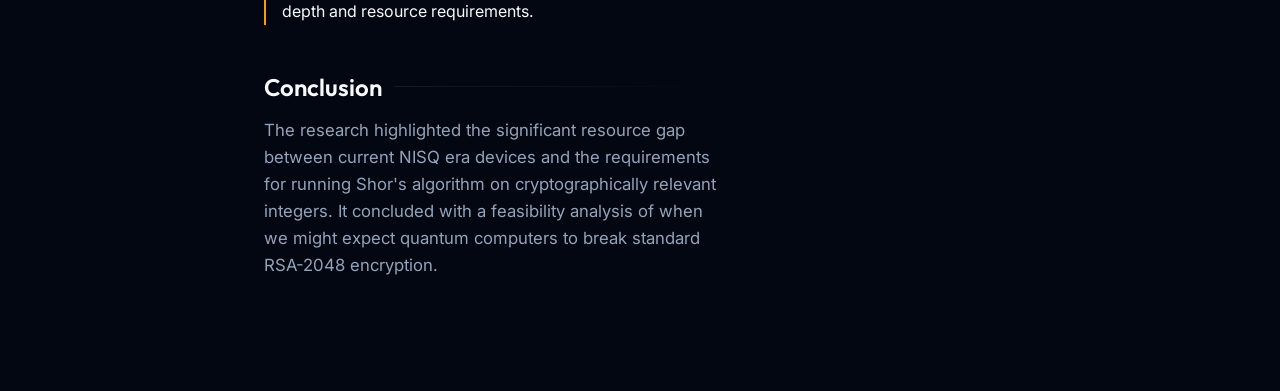
<file: projects/shors-algo.html>
<!DOCTYPE html>
<html lang="en">

<head>
    <meta charset="UTF-8" />
    <meta name="viewport" content="width=device-width, initial-scale=1.0" />
    <title>Shor’s Algorithm | Ahmed Maghri</title>
    <link rel="icon" type="image/png" sizes="32x32" href="../assets/favicon-32x32.png" />
    <link rel="icon" type="image/png" sizes="16x16" href="../assets/favicon-16x16.png" />
    <link rel="apple-touch-icon" sizes="180x180" href="../assets/apple-touch-icon.png" />
    <link rel="stylesheet" href="../assets/style.css" />
</head>

<body>
    <!-- Navigation (paths adjusted for subdirectory) -->
    <nav class="glass-nav">
        <a href="../index.html" class="nav-logo">
            <img src="../assets/hero.jpg" alt="Ahmed Maghri" class="nav-logo-img">
            Ahmed Maghri
        </a>

        <button class="mobile-menu-toggle" aria-label="Toggle menu">
            <span></span>
            <span></span>
            <span></span>
        </button>

        <div class="nav-links">
            <a href="../projects.html" class="active">Projects</a>
            <a href="../talks.html">Talks</a>
            <a href="../mathsoc.html" class="nav-link-gold">Math Society</a>
            <a href="../about.html">About</a>
            <a href="../cv.html">CV</a>
        </div>
    </nav>

    <script>
        document.querySelector('.mobile-menu-toggle').addEventListener('click', function () {
            this.classList.toggle('active');
            document.querySelector('.nav-links').classList.toggle('active');
        });
    </script>

    <main class="project-theme-yellow">
        <header class="page-header">
            <div class="project-meta-top">Research · Cryptography · QC</div>
            <h1>The Qubit and Shor’s Algorithm</h1>
            <p class="project-subtitle">Investigating the cryptographic implications of quantum computing.</p>
        </header>

        <div class="project-content-layout">
            <!-- Main Content -->
            <article class="project-main-text">
                <section>
                    <h2>Overview</h2>
                    <p>
                        Selected for the <strong>first edition of the Undergraduate Seminar</strong> organized by the
                        Math Society in Spring 2025.
                        I conducted this research over a 3-week intensive period, culminating in a paper and a technical
                        presentation.
                    </p>
                    <p>
                        This project explores the intersection of quantum mechanics and modern cryptography.
                        Specifically, I analyzed how <strong>Shor's Algorithm</strong> poses a theoretical threat to RSA
                        encryption
                        by leveraging quantum superposition to find the period of modular functions efficiently.
                    </p>
                    <p style="margin-top: 1rem; font-style: italic; color: var(--accent-secondary);">
                        * Developed under Prof. Keivan Mallahi-Karai and published in <strong>Constructor University’s Student Math Journal</strong>.
                    </p>
                </section>

                <section>
                    <h2>Presentation</h2>
                    <div
                        style="position: relative; padding-bottom: 56.25%; height: 0; overflow: hidden; border-radius: 12px; border: 1px solid var(--glass-border);">
                        <iframe style="position: absolute; top: 0; left: 0; width: 100%; height: 100%;"
                            src="https://www.youtube.com/embed/G_0H_Fy2vOc" title="Shor's Algorithm Talk"
                            frameborder="0"
                            allow="accelerometer; autoplay; clipboard-write; encrypted-media; gyroscope; picture-in-picture"
                            allowfullscreen>
                        </iframe>
                    </div>
                </section>


                <section>
                    <h2>Technical Implementation</h2>
                    <p>
                        The project focused on a theoretical derivation of the algorithm's complexity and its
                        circuit implementation requirements using Python and Qiskit for visualization. Key
                        analytical components include:
                    </p>
                    <ul class="tech-list">
                        <li><strong>Cryptographic Context:</strong> Modeled the RSA key generation and the reduction
                            of factorization to order-finding.</li>
                        <li><strong>Theoretical Analysis:</strong> Analyzed the feasibility of implementing the
                            algorithm on current vs. fault-tolerant hardware.</li>
                        <li><strong>Circuit Construction:</strong> Constructed the modular exponentiation unitary
                            operators to visualize the gate depth and resource requirements.</li>
                    </ul>
                </section>

                <section>
                    <h2>Conclusion</h2>
                    <p>
                        The research highlighted the significant resource gap between current NISQ era devices and
                        the requirements for running Shor's algorithm on cryptographically relevant integers.
                        It concluded with a feasibility analysis of when we might expect quantum computers to break
                        standard RSA-2048 encryption.
                    </p>
                </section>
            </article>

            <!-- Sidebar / Quick Info -->
            <aside class="project-sidebar">
                <div class="sidebar-block">
                    <h3>Role</h3>
                    <p>Lead Researcher</p>
                </div>
                <div class="sidebar-block">
                    <h3>Timeline</h3>
                    <p>Spring 2025 (3 Weeks)</p>
                </div>
                <div class="sidebar-block">
                    <h3>Stack</h3>
                    <div class="stack-tags">
                        <span>Python</span>
                        <span>Qiskit</span>
                        <span>NumPy</span>
                        <span>Latex</span>
                    </div>
                </div>
                <div class="sidebar-block">
                    <a href="../assets/The_Qubit_and_Shor_s_Algorithm.pdf" target="_blank"
                        class="btn btn-primary full-width">Read Paper</a>
                </div>
            </aside>
        </div>
    </main>
</body>

</html>
</file>
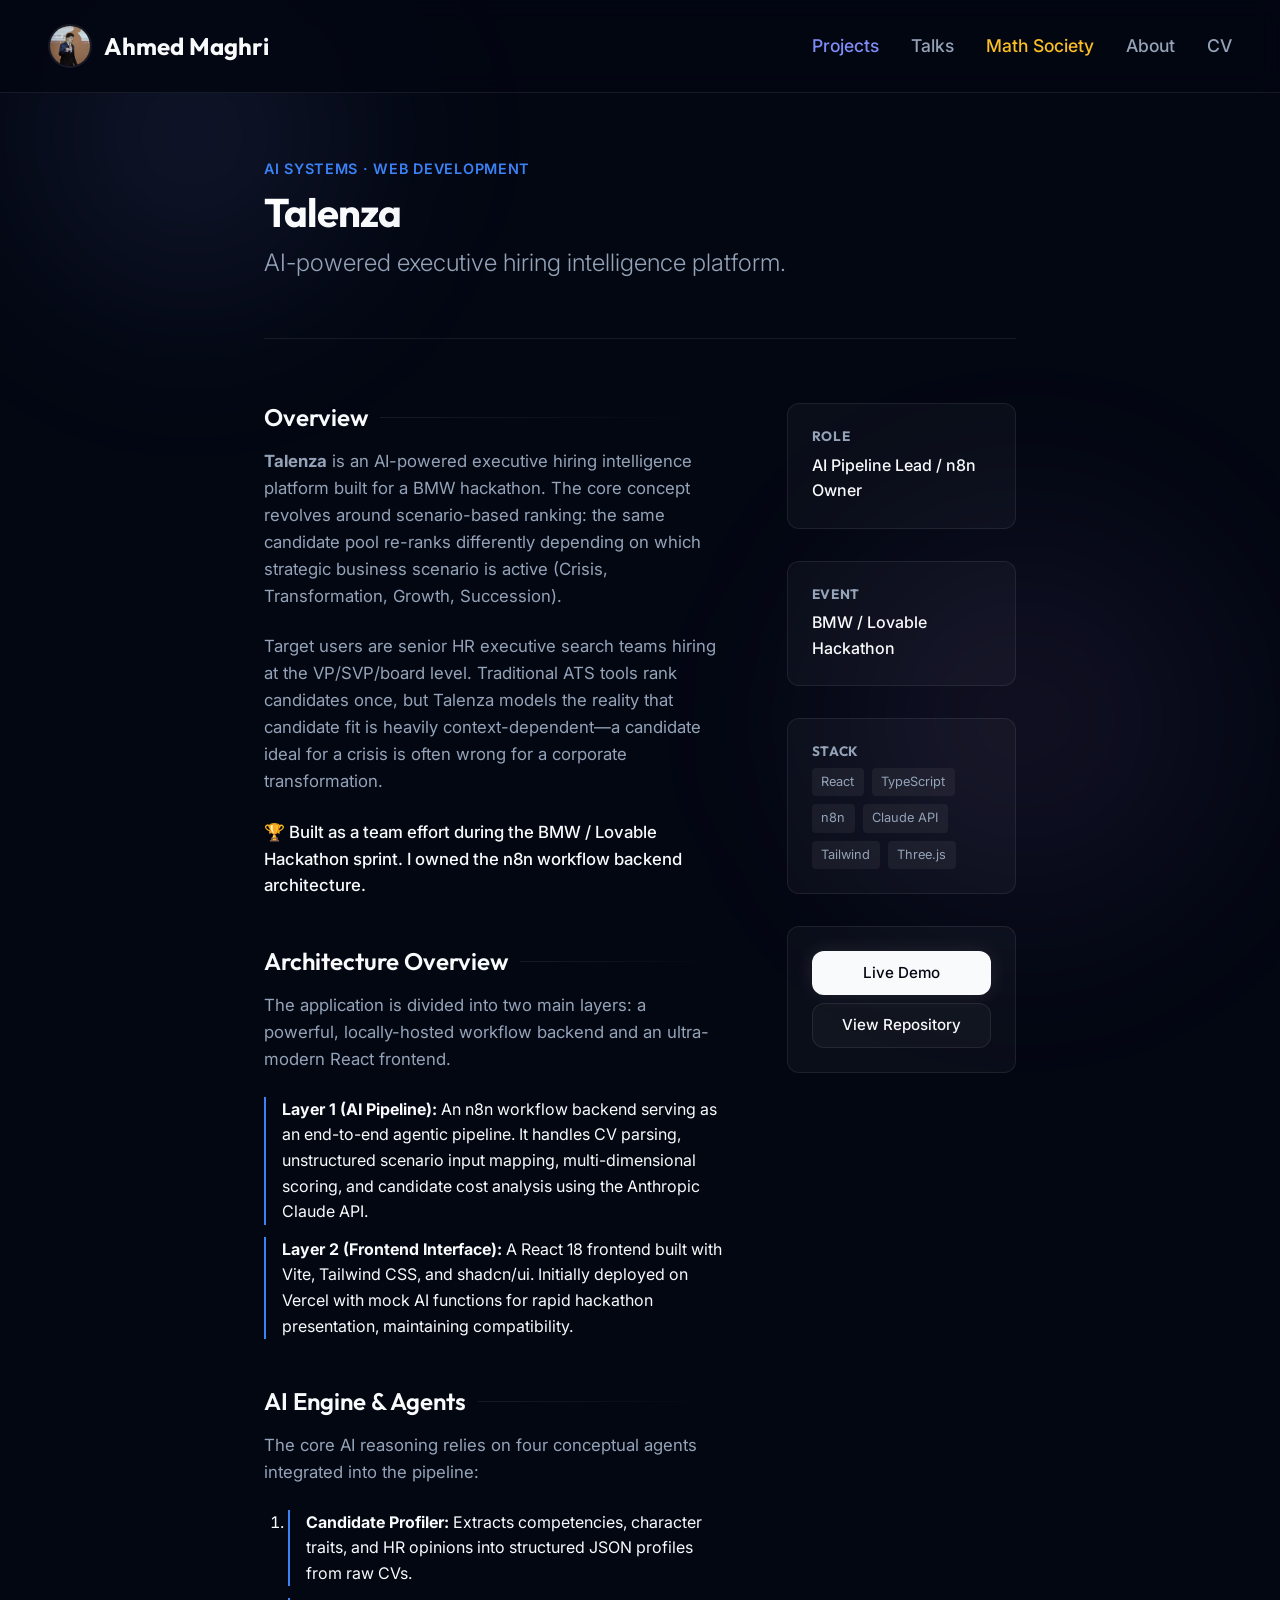
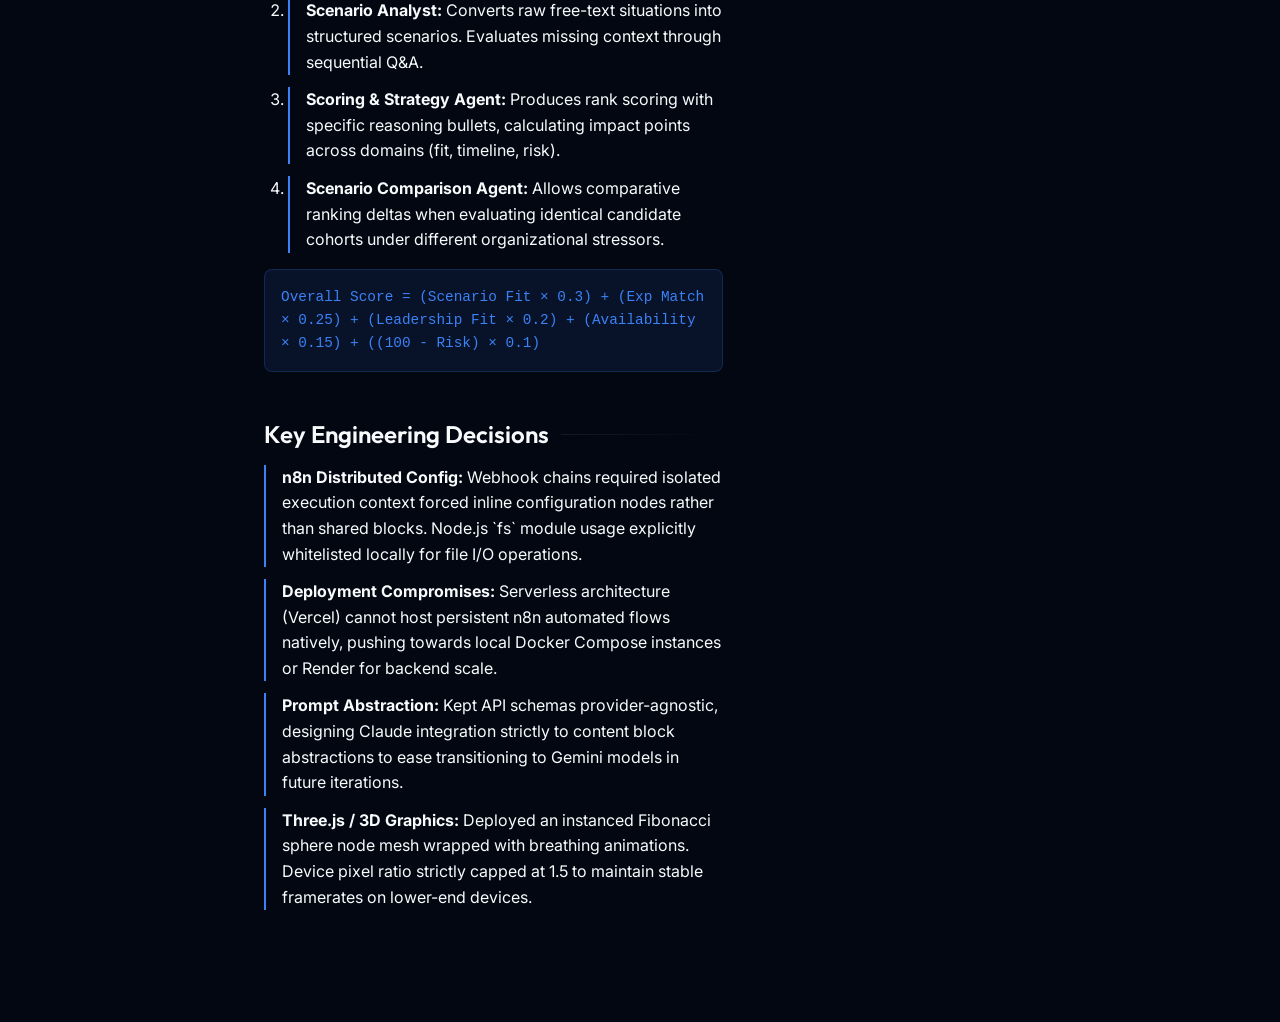
<file: projects/talenza.html>
<!DOCTYPE html>
<html lang="en">

<head>
    <meta charset="UTF-8" />
    <meta name="viewport" content="width=device-width, initial-scale=1.0" />
    <title>Talenza | Ahmed Maghri</title>
    <link rel="icon" type="image/png" sizes="32x32" href="../assets/favicon-32x32.png" />
    <link rel="icon" type="image/png" sizes="16x16" href="../assets/favicon-16x16.png" />
    <link rel="apple-touch-icon" sizes="180x180" href="../assets/apple-touch-icon.png" />
    <link rel="stylesheet" href="../assets/style.css" />
</head>

<body>
    <nav class="glass-nav">
        <a href="../index.html" class="nav-logo">
            <img src="../assets/hero.jpg" alt="Ahmed Maghri" class="nav-logo-img">
            Ahmed Maghri
        </a>

        <button class="mobile-menu-toggle" aria-label="Toggle menu">
            <span></span>
            <span></span>
            <span></span>
        </button>

        <div class="nav-links">
            <a href="../projects.html" class="active">Projects</a>
            <a href="../talks.html">Talks</a>
            <a href="../mathsoc.html" class="nav-link-gold">Math Society</a>
            <a href="../about.html">About</a>
            <a href="../cv.html">CV</a>
        </div>
    </nav>

    <script>
        document.querySelector('.mobile-menu-toggle').addEventListener('click', function () {
            this.classList.toggle('active');
            document.querySelector('.nav-links').classList.toggle('active');
        });
    </script>

    <main class="project-theme-blue">
        <header class="page-header">
            <div class="project-meta-top">AI Systems · Web Development</div>
            <h1>Talenza</h1>
            <p class="project-subtitle">AI-powered executive hiring intelligence platform.</p>
        </header>

        <div class="project-content-layout">
            <!-- Main Content -->
            <article class="project-main-text">
                <section>
                    <h2>Overview</h2>
                    <p>
                        <strong>Talenza</strong> is an AI-powered executive hiring intelligence platform built for a BMW hackathon. The core concept revolves around scenario-based ranking: the same candidate pool re-ranks differently depending on which strategic business scenario is active (Crisis, Transformation, Growth, Succession).
                    </p>
                    <p>
                        Target users are senior HR executive search teams hiring at the VP/SVP/board level. Traditional ATS tools rank candidates once, but Talenza models the reality that candidate fit is heavily context-dependent—a candidate ideal for a crisis is often wrong for a corporate transformation.
                    </p>
                    <p style="margin-top: 1rem; color: var(--text-primary); font-weight: 500;">
                        🏆 Built as a team effort during the BMW / Lovable Hackathon sprint. I owned the n8n workflow backend architecture.
                    </p>
                </section>

                <section>
                    <h2>Architecture Overview</h2>
                    <p>
                        The application is divided into two main layers: a powerful, locally-hosted workflow backend and an ultra-modern React frontend.
                    </p>
                    <ul class="tech-list">
                        <li><strong>Layer 1 (AI Pipeline):</strong> An n8n workflow backend serving as an end-to-end agentic pipeline. It handles CV parsing, unstructured scenario input mapping, multi-dimensional scoring, and candidate cost analysis using the Anthropic Claude API.</li>
                        <li><strong>Layer 2 (Frontend Interface):</strong> A React 18 frontend built with Vite, Tailwind CSS, and shadcn/ui. Initially deployed on Vercel with mock AI functions for rapid hackathon presentation, maintaining compatibility.</li>
                    </ul>
                </section>

                <section>
                    <h2>AI Engine & Agents</h2>
                    <p>
                        The core AI reasoning relies on four conceptual agents integrated into the pipeline:
                    </p>
                    <ol class="tech-list" style="list-style: decimal; padding-left: 1.5rem;">
                        <li><strong>Candidate Profiler:</strong> Extracts competencies, character traits, and HR opinions into structured JSON profiles from raw CVs.</li>
                        <li><strong>Scenario Analyst:</strong> Converts raw free-text situations into structured scenarios. Evaluates missing context through sequential Q&A.</li>
                        <li><strong>Scoring & Strategy Agent:</strong> Produces rank scoring with specific reasoning bullets, calculating impact points across domains (fit, timeline, risk).</li>
                        <li><strong>Scenario Comparison Agent:</strong> Allows comparative ranking deltas when evaluating identical candidate cohorts under different organizational stressors.</li>
                    </ol>
                    <div style="padding: 1rem; background: rgba(59, 130, 246, 0.1); border-radius: 8px; border: 1px solid rgba(59, 130, 246, 0.2); margin-top: 1rem;">
                        <p style="margin: 0; font-family: monospace; font-size: 0.9rem; color: var(--accent-primary);">
                        Overall Score = (Scenario Fit × 0.3) + (Exp Match × 0.25) + (Leadership Fit × 0.2) + (Availability × 0.15) + ((100 - Risk) × 0.1)
                        </p>
                    </div>
                </section>

                <section>
                    <h2>Key Engineering Decisions</h2>
                    <ul class="tech-list">
                        <li><strong>n8n Distributed Config:</strong> Webhook chains required isolated execution context forced inline configuration nodes rather than shared blocks. Node.js `fs` module usage explicitly whitelisted locally for file I/O operations.</li>
                        <li><strong>Deployment Compromises:</strong> Serverless architecture (Vercel) cannot host persistent n8n automated flows natively, pushing towards local Docker Compose instances or Render for backend scale.</li>
                        <li><strong>Prompt Abstraction:</strong> Kept API schemas provider-agnostic, designing Claude integration strictly to content block abstractions to ease transitioning to Gemini models in future iterations.</li>
                        <li><strong>Three.js / 3D Graphics:</strong> Deployed an instanced Fibonacci sphere node mesh wrapped with breathing animations. Device pixel ratio strictly capped at 1.5 to maintain stable framerates on lower-end devices.</li>
                    </ul>
                </section>
            </article>

            <!-- Sidebar -->
            <aside class="project-sidebar">
                <div class="sidebar-block">
                    <h3>Role</h3>
                    <p>AI Pipeline Lead / n8n Owner</p>
                </div>
                <div class="sidebar-block">
                    <h3>Event</h3>
                    <p>BMW / Lovable Hackathon</p>
                </div>
                <div class="sidebar-block">
                    <h3>Stack</h3>
                    <div class="stack-tags">
                        <span>React</span>
                        <span>TypeScript</span>
                        <span>n8n</span>
                        <span>Claude API</span>
                        <span>Tailwind</span>
                        <span>Three.js</span>
                    </div>
                </div>
                <div class="sidebar-block">
                    <a href="https://talenza.vercel.app" target="_blank" class="btn btn-primary full-width">Live Demo</a>
                    <a href="https://github.com/tahaxtrex/Talenza" target="_blank" class="btn btn-secondary full-width" style="margin-top: 0.5rem">View Repository</a>
                </div>
            </aside>
        </div>
    </main>
</body>

</html>
</file>
<file: assets/style.css>
@import url('https://fonts.googleapis.com/css2?family=Inter:wght@300;400;500;600;700&display=swap');
@import url('https://fonts.googleapis.com/css2?family=Outfit:wght@300;400;500;600;700&display=swap');

:root {
  /* Premium Dark Palette */
  --bg-color: #030712;
  --surface-color: rgba(17, 24, 39, 0.7);
  --text-primary: #f8fafc;
  --text-secondary: #94a3b8;
  --accent-primary: #818cf8;
  /* Indigo 400 */
  --accent-secondary: #c084fc;
  /* Purple 400 */
  --accent-tertiary: #38bdf8;
  /* Sky 400 */
  --glass-border: rgba(255, 255, 255, 0.08);
  --glass-bg: rgba(255, 255, 255, 0.03);

  /* Spacing */
  --container-width: 800px;
  --header-height: 4rem;

  /* Animation */
  --transition-fast: 0.2s ease;
  --transition-medium: 0.3s cubic-bezier(0.4, 0, 0.2, 1);
}

html {
  scroll-behavior: smooth;
}

* {
  box-sizing: border-box;
  margin: 0;
  padding: 0;
}

body {
  font-family: 'Inter', system-ui, sans-serif;
  background-color: var(--bg-color);
  color: var(--text-primary);
  line-height: 1.6;
  overflow-x: hidden;
  position: relative;
}

/* Background Gradients */
body::before {
  content: '';
  position: fixed;
  top: -10%;
  left: -10%;
  width: 50%;
  height: 50%;
  background: radial-gradient(circle, rgba(129, 140, 248, 0.15) 0%, transparent 60%);
  filter: blur(80px);
  /* Soft glow */
  z-index: -1;
  pointer-events: none;
}

body::after {
  content: '';
  position: fixed;
  bottom: -10%;
  right: -10%;
  width: 60%;
  height: 60%;
  background: radial-gradient(circle, rgba(192, 132, 252, 0.1) 0%, transparent 60%);
  filter: blur(80px);
  z-index: -1;
  pointer-events: none;
}

main {
  width: 100%;
  max-width: var(--container-width);
  margin: 0 auto;
  padding: 4rem 1.5rem;
}

/* Typography */
h1,
h2,
h3,
h4 {
  font-family: 'Outfit', sans-serif;
  color: var(--text-primary);
  line-height: 1.2;
}

h1 {
  font-size: 3.5rem;
  font-weight: 700;
  letter-spacing: -0.02em;
  background: linear-gradient(135deg, #fff 0%, #cbd5e1 100%);
  background-clip: text;
  -webkit-background-clip: text;
  -webkit-text-fill-color: transparent;
  margin-bottom: 0.5rem;
}

h2 {
  font-size: 1.75rem;
  font-weight: 600;
  margin-bottom: 2rem;
  display: flex;
  align-items: center;
  gap: 0.75rem;
}

h2::after {
  content: '';
  flex: 1;
  height: 1px;
  background: linear-gradient(90deg, var(--glass-border), transparent);
}

p {
  color: var(--text-secondary);
  font-size: 1.05rem;
  margin-bottom: 1.5rem;
}

a {
  color: var(--text-primary);
  text-decoration: none;
  transition: var(--transition-fast);
}

/* Hero Section */
.hero {
  display: grid;
  grid-template-columns: 1fr auto;
  gap: 3rem;
  align-items: start;
  margin-bottom: 5rem;
  animation: fadeIn 0.8s ease-out;
}

.hero-content {
  display: flex;
  flex-direction: column;
}

.identity {
  font-size: 1.25rem;
  color: var(--accent-primary);
  font-weight: 500;
  margin-bottom: 0.25rem;
}

.roles {
  display: flex;
  flex-wrap: wrap;
  gap: 0.75rem;
  margin-bottom: 1.5rem;
  font-size: 0.9rem;
  color: var(--text-secondary);
}

.role-tag {
  display: inline-flex;
  align-items: center;
  padding: 0.25rem 0.75rem;
  background: var(--glass-bg);
  border: 1px solid var(--glass-border);
  border-radius: 999px;
  backdrop-filter: blur(4px);
}

.bio {
  margin-bottom: 2rem;
  max-width: 500px;
}

.hero-photo {
  width: 180px;
  height: 180px;
  border-radius: 24px;
  /* Soft square */
  background: linear-gradient(135deg, var(--surface-color), var(--glass-bg));
  border: 1px solid var(--glass-border);
  overflow: hidden;
  position: relative;
  box-shadow: 0 20px 40px -10px rgba(0, 0, 0, 0.3);
}

.hero-photo img {
  width: 100%;
  height: 100%;
  object-fit: cover;
}

.cta-group {
  display: flex;
  gap: 1rem;
  flex-wrap: wrap;
}

.btn {
  display: inline-flex;
  align-items: center;
  justify-content: center;
  padding: 0.6rem 1.4rem;
  border-radius: 12px;
  font-weight: 500;
  font-size: 0.95rem;
  transition: var(--transition-medium);
  cursor: pointer;
}

.btn-primary {
  background: var(--text-primary);
  color: var(--bg-color);
  box-shadow: 0 0 20px rgba(255, 255, 255, 0.1);
}

.btn-primary:hover {
  transform: translateY(-2px);
  box-shadow: 0 0 30px rgba(255, 255, 255, 0.2);
}

.btn-secondary {
  background: var(--glass-bg);
  border: 1px solid var(--glass-border);
  color: var(--text-primary);
}

.btn-secondary:hover {
  background: rgba(255, 255, 255, 0.08);
  /* slight brighten */
  border-color: rgba(255, 255, 255, 0.2);
  transform: translateY(-2px);
}

/* Featured Projects */
.projects-grid {
  display: grid;
  grid-template-columns: repeat(3, 1fr);
  gap: 1.5rem;
  margin-bottom: 5rem;
}

.project-card {
  background: linear-gradient(180deg, var(--glass-bg) 0%, rgba(0, 0, 0, 0) 100%);
  border: 1px solid var(--glass-border);
  border-radius: 16px;
  padding: 1.5rem;
  transition: var(--transition-medium);
  display: flex;
  flex-direction: column;
  height: 100%;
  backdrop-filter: blur(10px);
}

.project-card:hover {
  border-color: var(--accent-primary);
  transform: translateY(-5px);
  box-shadow: 0 10px 30px -10px rgba(129, 140, 248, 0.15);
}

.project-title {
  font-size: 1.1rem;
  font-weight: 600;
  margin-bottom: 0.5rem;
  color: var(--text-primary);
}

.project-desc {
  font-size: 0.9rem;
  color: var(--text-secondary);
  flex-grow: 1;
  margin-bottom: 1rem;
}

.project-meta {
  font-size: 0.75rem;
  text-transform: uppercase;
  letter-spacing: 0.05em;
  color: var(--accent-secondary);
  font-weight: 600;
  margin-bottom: 1rem;
}

.card-link {
  font-size: 0.9rem;
  font-weight: 500;
  color: var(--accent-primary);
  display: inline-flex;
  align-items: center;
  gap: 0.25rem;
}

.card-link:hover {
  text-decoration: underline;
  text-underline-offset: 4px;
}

/* Talks & Teaching */
.talks-list {
  display: flex;
  flex-direction: column;
  gap: 1rem;
  margin-bottom: 5rem;
}

.talk-item {
  display: flex;
  justify-content: space-between;
  align-items: center;
  padding: 1rem 1.5rem;
  background: rgba(255, 255, 255, 0.015);
  border: 1px solid var(--glass-border);
  border-radius: 12px;
  transition: var(--transition-fast);
}

.talk-item:hover {
  background: rgba(255, 255, 255, 0.03);
  border-color: var(--text-secondary);
}

.talk-content div:first-child {
  font-weight: 600;
  color: var(--text-primary);
}

.talk-content div:last-child {
  font-size: 0.85rem;
  color: var(--text-secondary);
  margin-top: 0.25rem;
}

.talk-link {
  color: var(--accent-tertiary);
  font-size: 0.9rem;
}

/* Quick Credibility */
.credibility {
  display: grid;
  grid-template-columns: repeat(auto-fit, minmax(180px, 1fr));
  gap: 2rem;
  padding: 3rem 2rem;
  border-top: 1px solid var(--glass-border);
  border-bottom: 1px solid var(--glass-border);
  margin-bottom: 5rem;
  background: rgba(0, 0, 0, 0.2);
}

.cred-item {
  font-size: 0.95rem;
  color: var(--text-secondary);
  display: flex;
  flex-direction: column;
  align-items: center;
  text-align: center;
  gap: 0.25rem;
}

.cred-item strong {
  color: var(--text-primary);
  font-weight: 600;
  display: block;
  font-size: 1.1rem;
  color: var(--accent-primary);
  margin-bottom: 0.25rem;
}

/* Footer */
footer {
  display: flex;
  justify-content: center;
  gap: 2rem;
  padding: 2rem 0;
  color: var(--text-secondary);
  font-size: 0.9rem;
}

footer a {
  color: var(--text-secondary);
  transition: color 0.2s;
}

footer a:hover {
  color: var(--text-primary);
}

/* Mobile Menu Toggle (Hidden on Desktop) */
.mobile-menu-toggle {
  display: none;
  flex-direction: column;
  gap: 5px;
  background: transparent;
  border: none;
  cursor: pointer;
  padding: 0.5rem;
  z-index: 1000;
}

.mobile-menu-toggle span {
  width: 25px;
  height: 3px;
  background: var(--text-primary);
  border-radius: 3px;
  transition: all 0.3s ease;
}

/* Hamburger animation when active */
.mobile-menu-toggle.active span:nth-child(1) {
  transform: rotate(45deg) translate(7px, 7px);
}

.mobile-menu-toggle.active span:nth-child(2) {
  opacity: 0;
}

.mobile-menu-toggle.active span:nth-child(3) {
  transform: rotate(-45deg) translate(7px, -7px);
}

/* Responsive */
@media (max-width: 768px) {

  /* Typography adjustments */
  h1 {
    font-size: 2rem;
  }

  h2 {
    font-size: 1.5rem;
  }

  /* Navigation */
  .glass-nav {
    padding: 1rem 1.5rem;
    flex-direction: row;
    justify-content: space-between;
  }

  /* Show hamburger menu on mobile */
  .mobile-menu-toggle {
    display: flex;
  }

  /* Hide nav links by default on mobile */
  .nav-links {
    position: fixed;
    top: 70px;
    right: -100%;
    width: 250px;
    height: calc(100vh - 70px);
    background: rgba(3, 7, 18, 0.98);
    backdrop-filter: blur(12px);
    border-left: 1px solid var(--glass-border);
    flex-direction: column;
    gap: 0;
    padding: 2rem 0;
    transition: right 0.3s ease;
    z-index: 999;
  }

  /* Show nav links when active */
  .nav-links.active {
    right: 0;
  }

  .nav-links a {
    font-size: 1.1rem;
    padding: 1rem 2rem;
    border-bottom: 1px solid var(--glass-border);
    transition: background 0.2s;
  }

  .nav-links a:hover {
    background: rgba(255, 255, 255, 0.05);
  }

  .nav-logo {
    font-size: 1.3rem;
  }

  .nav-logo-img {
    width: 32px;
    height: 32px;
  }

  /* Hero section */
  .hero {
    grid-template-columns: 1fr;
    text-align: center;
    justify-items: center;
    gap: 2rem;
    padding: 2rem 1rem;
  }

  .hero-content {
    align-items: center;
  }

  .hero-photo {
    width: 140px;
    height: 140px;
  }

  .identity {
    font-size: 1rem;
  }

  .bio {
    font-size: 0.95rem;
  }

  .cta-group {
    justify-content: center;
  }

  /* Projects grid */
  .projects-grid {
    grid-template-columns: 1fr !important;
    gap: 1rem;
  }

  /* Experience cards */
  .experience-list {
    gap: 1.5rem;
  }

  .exp-header {
    flex-direction: column;
    align-items: flex-start;
    gap: 0.5rem;
  }

  .exp-date {
    margin-left: 0;
  }

  /* Credibility section */
  .credibility {
    grid-template-columns: 1fr;
    gap: 1.5rem;
    padding: 2rem 1rem;
  }

  /* Main content padding */
  main {
    padding: 1rem;
  }

  section {
    margin-bottom: 3rem !important;
  }

  /* Video containers */
  .video-container {
    margin-bottom: 1rem;
  }

  /* Talk metadata */
  .talk-meta {
    flex-direction: column;
    gap: 0.5rem;
    align-items: flex-start;
  }

  /* Compact grid for additional projects */
  .compact-grid {
    grid-template-columns: 1fr;
  }

  /* Footer */
  footer {
    flex-direction: column;
    gap: 1rem;
    text-align: center;
  }

  /* Project detail pages */
  .project-content-layout {
    grid-template-columns: 1fr;
    gap: 2rem;
  }

  /* Stats grid */
  .stats-grid {
    grid-template-columns: 1fr !important;
  }

  /* Featured talk section */
  #featured-talk>div {
    padding: 1.5rem !important;
  }

  #featured-talk h3 {
    font-size: 1.2rem !important;
  }
}

@keyframes fadeIn {
  from {
    opacity: 0;
    transform: translateY(10px);
  }

  to {
    opacity: 1;
    transform: translateY(0);
  }
}

/* Subpage Navigation */
.glass-nav {
  position: sticky;
  top: 0;
  z-index: 100;
  display: flex;
  align-items: center;
  justify-content: space-between;
  padding: 1.5rem 3rem;
  /* Increased padding */
  background: rgba(3, 7, 18, 0.85);
  /* Slightly more opaque for better contrast */
  backdrop-filter: blur(12px);
  border-bottom: 1px solid var(--glass-border);
  transition: padding 0.3s ease;
}

.nav-logo {
  font-family: 'Outfit', sans-serif;
  font-weight: 700;
  font-size: 1.5rem;
  /* Larger logo */
  color: var(--text-primary);
  display: flex;
  align-items: center;
  gap: 0.75rem;
}

.nav-logo-img {
  width: 44px;
  height: 44px;
  border-radius: 50%;
  object-fit: cover;
  border: 2px solid var(--glass-border);
  transition: transform 0.3s ease, border-color 0.3s ease;
}

.nav-logo:hover .nav-logo-img {
  transform: scale(1.05);
  border-color: var(--accent-primary);
}

.nav-links {
  display: flex;
  gap: 2rem;
  /* More space between links */
}

.nav-links a {
  font-size: 1.1rem;
  /* Larger links */
  color: var(--text-secondary);
  font-weight: 500;
}

.nav-links a:hover,
.nav-links a.active {
  color: var(--accent-primary);
}

/* Page Headers */
.page-header {
  margin-bottom: 4rem;
  text-align: left;
  border-bottom: 1px solid var(--glass-border);
  padding-bottom: 2rem;
}

.page-header h1 {
  font-size: 2.5rem;
  margin-bottom: 0.5rem;
}

/* Project Details (on /projects) */
.projects-list {
  display: flex;
  flex-direction: column;
  gap: 4rem;
  margin-bottom: 5rem;
}

.project-detail {
  padding: 2rem;
  border-radius: 20px;
  background: var(--glass-bg);
  border: 1px solid var(--glass-border);
  backdrop-filter: blur(10px);
}

.project-header {
  display: flex;
  flex-wrap: wrap;
  align-items: center;
  gap: 1rem;
  margin-bottom: 1rem;
}

.project-header h3 {
  font-size: 1.5rem;
  color: var(--text-primary);
  margin: 0;
}

.project-badge {
  font-size: 0.75rem;
  padding: 0.2rem 0.6rem;
  border-radius: 4px;
  background: rgba(129, 140, 248, 0.1);
  color: var(--accent-primary);
  border: 1px solid rgba(129, 140, 248, 0.2);
  text-transform: uppercase;
  letter-spacing: 0.05em;
  font-weight: 600;
}

.project-summary {
  font-size: 1.1rem;
  color: var(--text-primary);
  margin-bottom: 1.5rem;
  line-height: 1.7;
}

.project-specs {
  display: grid;
  gap: 0.75rem;
  font-size: 0.95rem;
  color: var(--text-secondary);
  margin-bottom: 2rem;
  padding: 1.5rem;
  background: rgba(0, 0, 0, 0.2);
  border-radius: 12px;
}

.project-specs strong {
  color: var(--text-primary);
}

.project-links {
  display: flex;
  gap: 1rem;
}

.btn-sm {
  font-size: 0.85rem;
  padding: 0.5rem 1rem;
  border-radius: 8px;
  background: var(--surface-color);
  border: 1px solid var(--glass-border);
  color: var(--text-primary);
  font-weight: 500;
}

.btn-sm:hover {
  background: var(--glass-border);
  border-color: var(--text-secondary);
}

/* Additional Projects Grid */
.compact-grid {
  display: grid;
  grid-template-columns: repeat(auto-fill, minmax(240px, 1fr));
  gap: 1.5rem;
  margin-top: 2rem;
}

.compact-card {
  padding: 1.5rem;
  background: rgba(255, 255, 255, 0.02);
  border: 1px solid var(--glass-border);
  border-radius: 12px;
  transition: var(--transition-fast);
}

.compact-card:hover {
  background: rgba(255, 255, 255, 0.04);
  transform: translateY(-2px);
}

.compact-card h4 {
  color: var(--text-primary);
  margin-bottom: 0.5rem;
  font-size: 1.1rem;
}

.compact-card p {
  font-size: 0.9rem;
  margin-bottom: 0;
}

/* Detailed Talks */
.talks-container {
  display: flex;
  flex-direction: column;
  gap: 2rem;
}

.talk-card-full {
  padding: 2rem;
  border-bottom: 1px solid var(--glass-border);
}

.talk-card-full:last-child {
  border-bottom: none;
}

.talk-meta {
  display: flex;
  gap: 1rem;
  font-size: 0.85rem;
  text-transform: uppercase;
  letter-spacing: 0.05em;
  color: var(--accent-secondary);
  margin-bottom: 0.5rem;
  font-weight: 600;
}

.talk-topic {
  display: inline-block;
  font-size: 0.9rem;
  color: var(--accent-tertiary);
  margin-bottom: 1rem;
}

.talk-desc {
  max-width: 650px;
}

.talk-links {
  margin-top: 1.5rem;
  display: flex;
  gap: 0.75rem;
}

/* About / Honors */
.about-content section {
  margin-bottom: 3rem;
}

.honors-list {
  list-style: none;
  display: flex;
  flex-direction: column;
  gap: 1rem;
}

.honors-list li {
  padding-left: 1.5rem;
  position: relative;
  color: var(--text-secondary);
}

.honors-list li::before {
  content: '▹';
  position: absolute;
  left: 0;
  color: var(--accent-primary);
}

.honors-list strong {
  color: var(--text-primary);
  margin-right: 0.5rem;
}

/* Project Detail Layout (Subfiles) */
.project-content-layout {
  display: grid;
  grid-template-columns: 2fr 1fr;
  gap: 4rem;
  margin-top: 2rem;
}

.project-meta-top {
  font-size: 0.9rem;
  text-transform: uppercase;
  color: var(--accent-primary);
  letter-spacing: 0.05em;
  font-weight: 600;
  margin-bottom: 0.5rem;
}

.project-subtitle {
  font-size: 1.5rem;
  color: var(--text-secondary);
  font-weight: 300;
  margin-top: 0.5rem;
}

.project-main-text section {
  margin-bottom: 3rem;
}

.project-main-text h2 {
  font-size: 1.5rem;
  color: var(--text-primary);
  margin-bottom: 1rem;
}

.tech-list {
  list-style: none;
}

.tech-list li {
  margin-bottom: 0.75rem;
  padding-left: 1rem;
  border-left: 2px solid var(--accent-primary);
}

.tech-list strong {
  color: var(--text-primary);
}

/* Sidebar */
.project-sidebar {
  display: flex;
  flex-direction: column;
  gap: 2rem;
}

.sidebar-block {
  background: var(--glass-bg);
  border: 1px solid var(--glass-border);
  padding: 1.5rem;
  border-radius: 12px;
}

.sidebar-block h3 {
  font-size: 0.85rem;
  text-transform: uppercase;
  color: var(--text-secondary);
  margin-bottom: 0.5rem;
  letter-spacing: 0.05em;
}

.sidebar-block p {
  color: var(--text-primary);
  font-weight: 500;
  margin: 0;
  font-size: 1rem;
}

.stack-tags {
  display: flex;
  flex-wrap: wrap;
  gap: 0.5rem;
}

.stack-tags span {
  font-size: 0.8rem;
  padding: 0.25rem 0.6rem;
  background: rgba(255, 255, 255, 0.05);
  border-radius: 4px;
  color: var(--text-secondary);
}

.full-width {
  width: 100%;
  text-align: center;
}

@media (max-width: 768px) {
  .project-content-layout {
    grid-template-columns: 1fr;
  }
}

/* Project Themes */
.project-theme-green {
  --accent-primary: #10b981;
  /* Emerald 500 */
}

.project-theme-yellow {
  --accent-primary: #f59e0b;
  /* Amber 500 */
}

.project-theme-blue {
  --accent-primary: #3b82f6;
  /* Blue 500 */
}

.project-theme-red {
  --accent-primary: #ef4444;
  /* Red 500 */
}

/* Experience Section */
.experience-list {
  display: flex;
  flex-direction: column;
  gap: 2rem;
  margin-bottom: 5rem;
}

.experience-card {
  padding: 2rem;
  border-radius: 16px;
  background: var(--glass-bg);
  border: 1px solid var(--glass-border);
  backdrop-filter: blur(8px);
  transition: var(--transition-medium);
  position: relative;
  overflow: hidden;
}

.experience-card:hover {
  background: rgba(255, 255, 255, 0.05);
  border-color: var(--glass-border);
  transform: translateY(-2px);
}

.experience-card::before {
  content: '';
  position: absolute;
  top: 0;
  left: 0;
  width: 4px;
  height: 100%;
  background: var(--accent-primary);
  opacity: 0.5;
}

.exp-header {
  display: flex;
  justify-content: space-between;
  align-items: baseline;
  margin-bottom: 0.5rem;
  flex-wrap: wrap;
  gap: 1rem;
}

.exp-header h3 {
  font-size: 1.25rem;
  color: var(--text-primary);
  margin: 0;
}

.exp-company {
  color: var(--accent-secondary);
  font-weight: 600;
  font-size: 1rem;
}

.exp-date {
  color: var(--text-secondary);
  font-size: 0.9rem;
  margin-left: auto;
}

.exp-meta {
  font-size: 0.9rem;
  color: var(--text-secondary);
  font-family: 'Inter', monospace;
  margin-bottom: 1rem;
  opacity: 0.8;
}

.exp-details {
  list-style-type: none;
  padding: 0;
  display: flex;
  flex-direction: column;
  gap: 0.5rem;
}

.exp-details li {
  padding-left: 1.2rem;
  position: relative;
  color: var(--text-secondary);
  font-size: 0.95rem;
  line-height: 1.6;
}

.exp-details li::before {
  content: "•";
  color: var(--accent-primary);
  position: absolute;
  left: 0;
  font-weight: bold;
}

/* Golden Experience Card */
.experience-card-gold {
  border-color: rgba(245, 158, 11, 0.5);
  /* Amber with opacity */
  background: linear-gradient(135deg, rgba(245, 158, 11, 0.08) 0%, rgba(3, 7, 18, 0.4) 100%);
  box-shadow: 0 0 20px rgba(245, 158, 11, 0.15);
  position: relative;
  overflow: hidden;
}

.experience-card-gold::before {
  background: #f59e0b;
  /* Amber 500 */
  box-shadow: 0 0 15px #f59e0b;
}

.experience-card-gold .exp-company,
.experience-card-gold .exp-date {
  color: #fbbf24;
  /* Amber 400 */
}

/* Shine Effect */
.experience-card-gold::after {
  content: "";
  position: absolute;
  top: 0;
  left: -100%;
  width: 50%;
  height: 100%;
  background: linear-gradient(to right,
      transparent 0%,
      rgba(255, 255, 255, 0.1) 50%,
      transparent 100%);
  transform: skewX(-25deg);
  animation: shine 3s infinite;
  pointer-events: none;
}

@keyframes shine {
  0% {
    left: -100%;
  }

  20% {
    left: 200%;
  }

  100% {
    left: 200%;
  }
}

/* Sub-navbar (Tabs) for Talks Page */
.sub-nav {
  display: flex;
  gap: 1rem;
  margin-bottom: 2rem;
  border-bottom: 1px solid var(--glass-border);
  padding-bottom: 1rem;
  overflow-x: auto;
}

.sub-nav-btn {
  background: transparent;
  border: none;
  color: var(--text-secondary);
  font-family: 'Outfit', sans-serif;
  font-size: 1.1rem;
  font-weight: 500;
  padding: 0.5rem 1rem;
  cursor: pointer;
  transition: all 0.2s ease;
  border-radius: 8px;
  white-space: nowrap;
}

.sub-nav-btn:hover {
  color: var(--text-primary);
  background: rgba(255, 255, 255, 0.05);
}

.sub-nav-btn.active {
  color: var(--text-primary);
  background: var(--glass-bg);
  border: 1px solid var(--glass-border);
  box-shadow: 0 4px 12px rgba(0, 0, 0, 0.1);
}

.tab-content {
  display: none;
  animation: fadeIn 0.4s ease-out;
}

.tab-content.active {
  display: block;
}

.video-container {
  width: 100%;
  aspect-ratio: 16 / 9;
  background: black;
  border-radius: 12px;
  overflow: hidden;
  border: 1px solid var(--glass-border);
  margin-bottom: 1.5rem;
  display: flex;
  align-items: center;
  justify-content: center;
  color: var(--text-secondary);
}

.video-container iframe {
  width: 100%;
  height: 100%;
  border: none;
}

/* Math Society Nav Link */
.nav-link-gold {
  color: #fbbf24 !important;
  /* Amber 400 */
  font-weight: 600;
  transition: all 0.3s ease;
}

.nav-link-gold:hover {
  color: #f59e0b !important;
  /* Amber 500 */
  text-shadow: 0 0 10px rgba(245, 158, 11, 0.4);
}

/* Audio Notice / Callout */
.audio-notice {
  background: rgba(245, 158, 11, 0.08);
  border: 1px solid rgba(245, 158, 11, 0.35);
  border-left: 4px solid #f59e0b;
  border-radius: 12px;
  padding: 1rem 1.25rem;
  margin: 1.25rem 0;
  display: flex;
  align-items: flex-start;
  gap: 0.85rem;
  backdrop-filter: blur(8px);
}

.audio-notice-icon {
  font-size: 1.35rem;
  line-height: 1.2;
  flex-shrink: 0;
}

.audio-notice-content {
  flex: 1;
}

.audio-notice-title {
  color: #fbbf24;
  font-weight: 600;
  font-size: 0.95rem;
  margin-bottom: 0.25rem;
}

.audio-notice-text {
  color: #fef3c7;
  font-size: 0.9rem;
  line-height: 1.55;
  margin: 0;
}

/* CV Viewer Tabs */
.cv-header-controls {
  display: flex;
  justify-content: space-between;
  align-items: center;
  padding: 0.75rem 1.5rem;
  background: rgba(17, 24, 39, 0.85);
  border-bottom: 1px solid var(--glass-border);
  backdrop-filter: blur(12px);
  flex-wrap: wrap;
  gap: 1rem;
}

.cv-tabs {
  display: flex;
  gap: 0.5rem;
}

.cv-tab-btn {
  background: rgba(255, 255, 255, 0.05);
  border: 1px solid var(--glass-border);
  color: var(--text-secondary);
  font-family: 'Outfit', sans-serif;
  font-size: 0.95rem;
  font-weight: 500;
  padding: 0.5rem 1.1rem;
  border-radius: 8px;
  cursor: pointer;
  transition: all 0.2s ease;
  display: inline-flex;
  align-items: center;
  gap: 0.5rem;
}

.cv-tab-btn:hover {
  color: var(--text-primary);
  background: rgba(255, 255, 255, 0.1);
}

.cv-tab-btn.active {
  color: #ffffff;
  background: var(--accent-primary);
  border-color: var(--accent-primary);
  box-shadow: 0 2px 10px rgba(129, 140, 248, 0.35);
}

.cv-actions {
  display: flex;
  gap: 0.75rem;
  align-items: center;
}


/* Experience Status Badges & Active Accents */
.exp-badge-group {
  display: inline-flex;
  align-items: center;
  gap: 0.6rem;
  margin-left: auto;
  flex-wrap: wrap;
}

.status-badge {
  display: inline-flex;
  align-items: center;
  gap: 0.35rem;
  padding: 0.2rem 0.65rem;
  border-radius: 9999px;
  font-size: 0.725rem;
  font-weight: 700;
  text-transform: uppercase;
  letter-spacing: 0.05em;
  line-height: 1;
}

.status-badge-present {
  background: rgba(16, 185, 129, 0.15);
  color: #34d399;
  border: 1px solid rgba(16, 185, 129, 0.35);
  box-shadow: 0 0 12px rgba(16, 185, 129, 0.25);
}

.pulse-dot {
  width: 7px;
  height: 7px;
  border-radius: 50%;
  background-color: #34d399;
  box-shadow: 0 0 8px #34d399;
  display: inline-block;
  animation: pulseGreen 2s infinite ease-in-out;
}

@keyframes pulseGreen {
  0%, 100% {
    transform: scale(0.9);
    opacity: 0.75;
  }
  50% {
    transform: scale(1.35);
    opacity: 1;
  }
}

.status-badge-completed {
  background: rgba(148, 163, 184, 0.1);
  color: #94a3b8;
  border: 1px solid rgba(148, 163, 184, 0.2);
}

.experience-card.is-present {
  border-color: rgba(52, 211, 153, 0.25);
  background: linear-gradient(135deg, rgba(16, 185, 129, 0.04) 0%, rgba(17, 24, 39, 0.75) 100%);
}

.experience-card.is-present::before {
  background: #34d399;
  box-shadow: 0 0 12px rgba(52, 211, 153, 0.7);
  opacity: 0.95;
}

.experience-card-gold.is-present {
  border-color: rgba(245, 158, 11, 0.5);
  background: linear-gradient(135deg, rgba(245, 158, 11, 0.08) 0%, rgba(3, 7, 18, 0.5) 100%);
}

.experience-card-gold.is-present::before {
  background: #f59e0b;
  box-shadow: 0 0 15px #f59e0b;
}

.exp-date-present {
  color: #f1f5f9;
  font-weight: 500;
}
</file>
